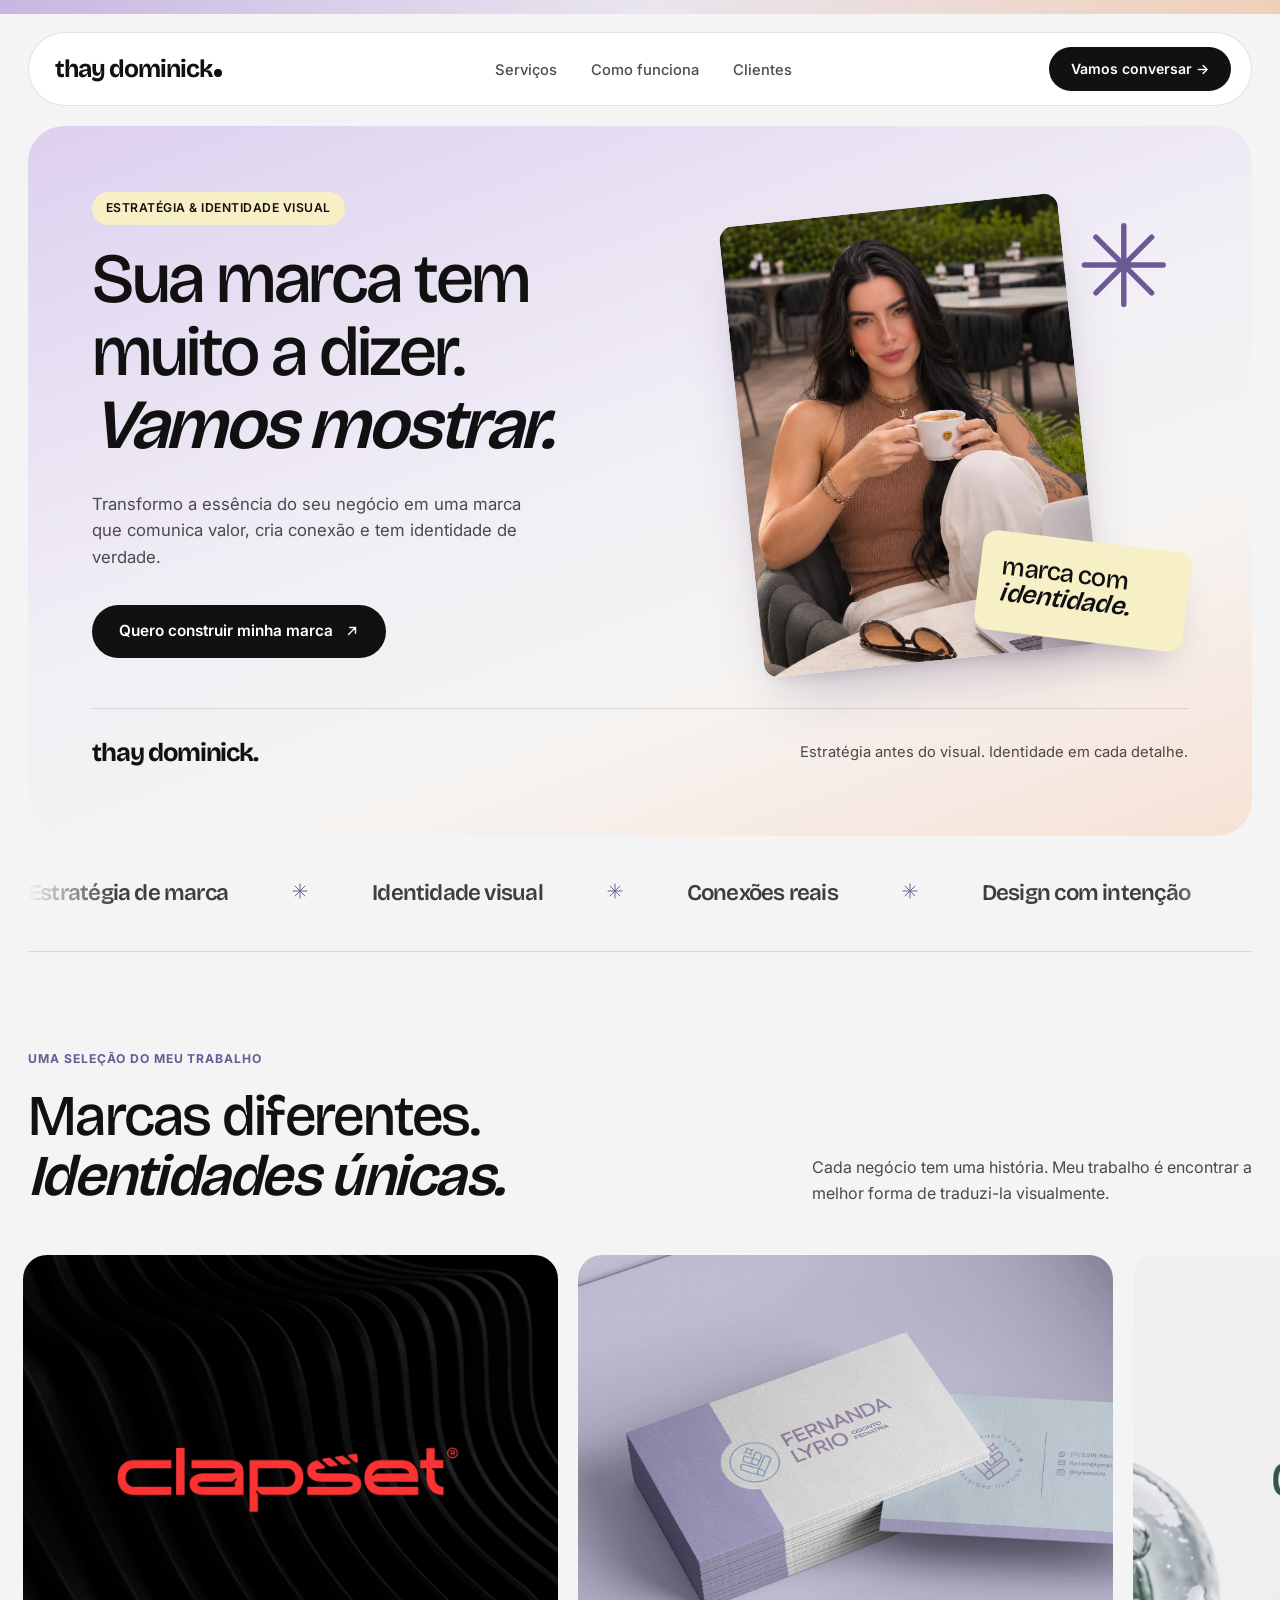
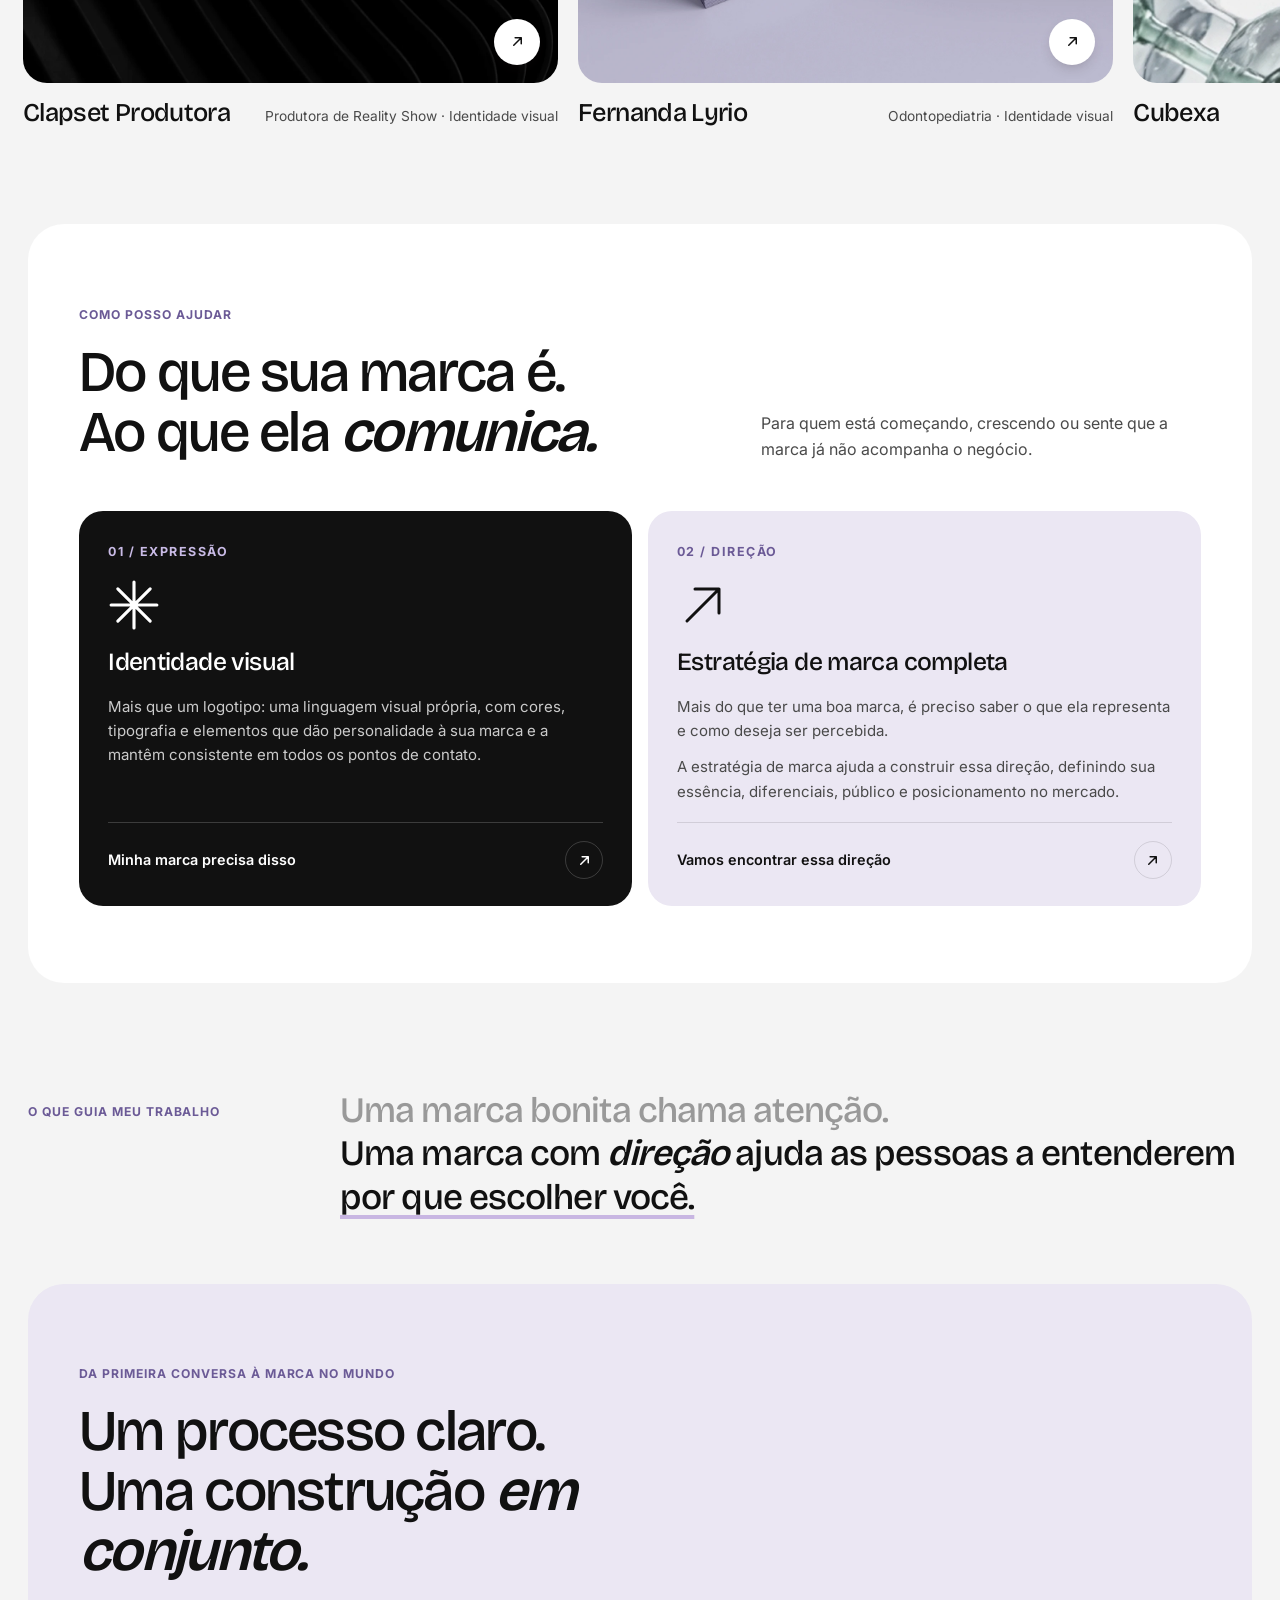
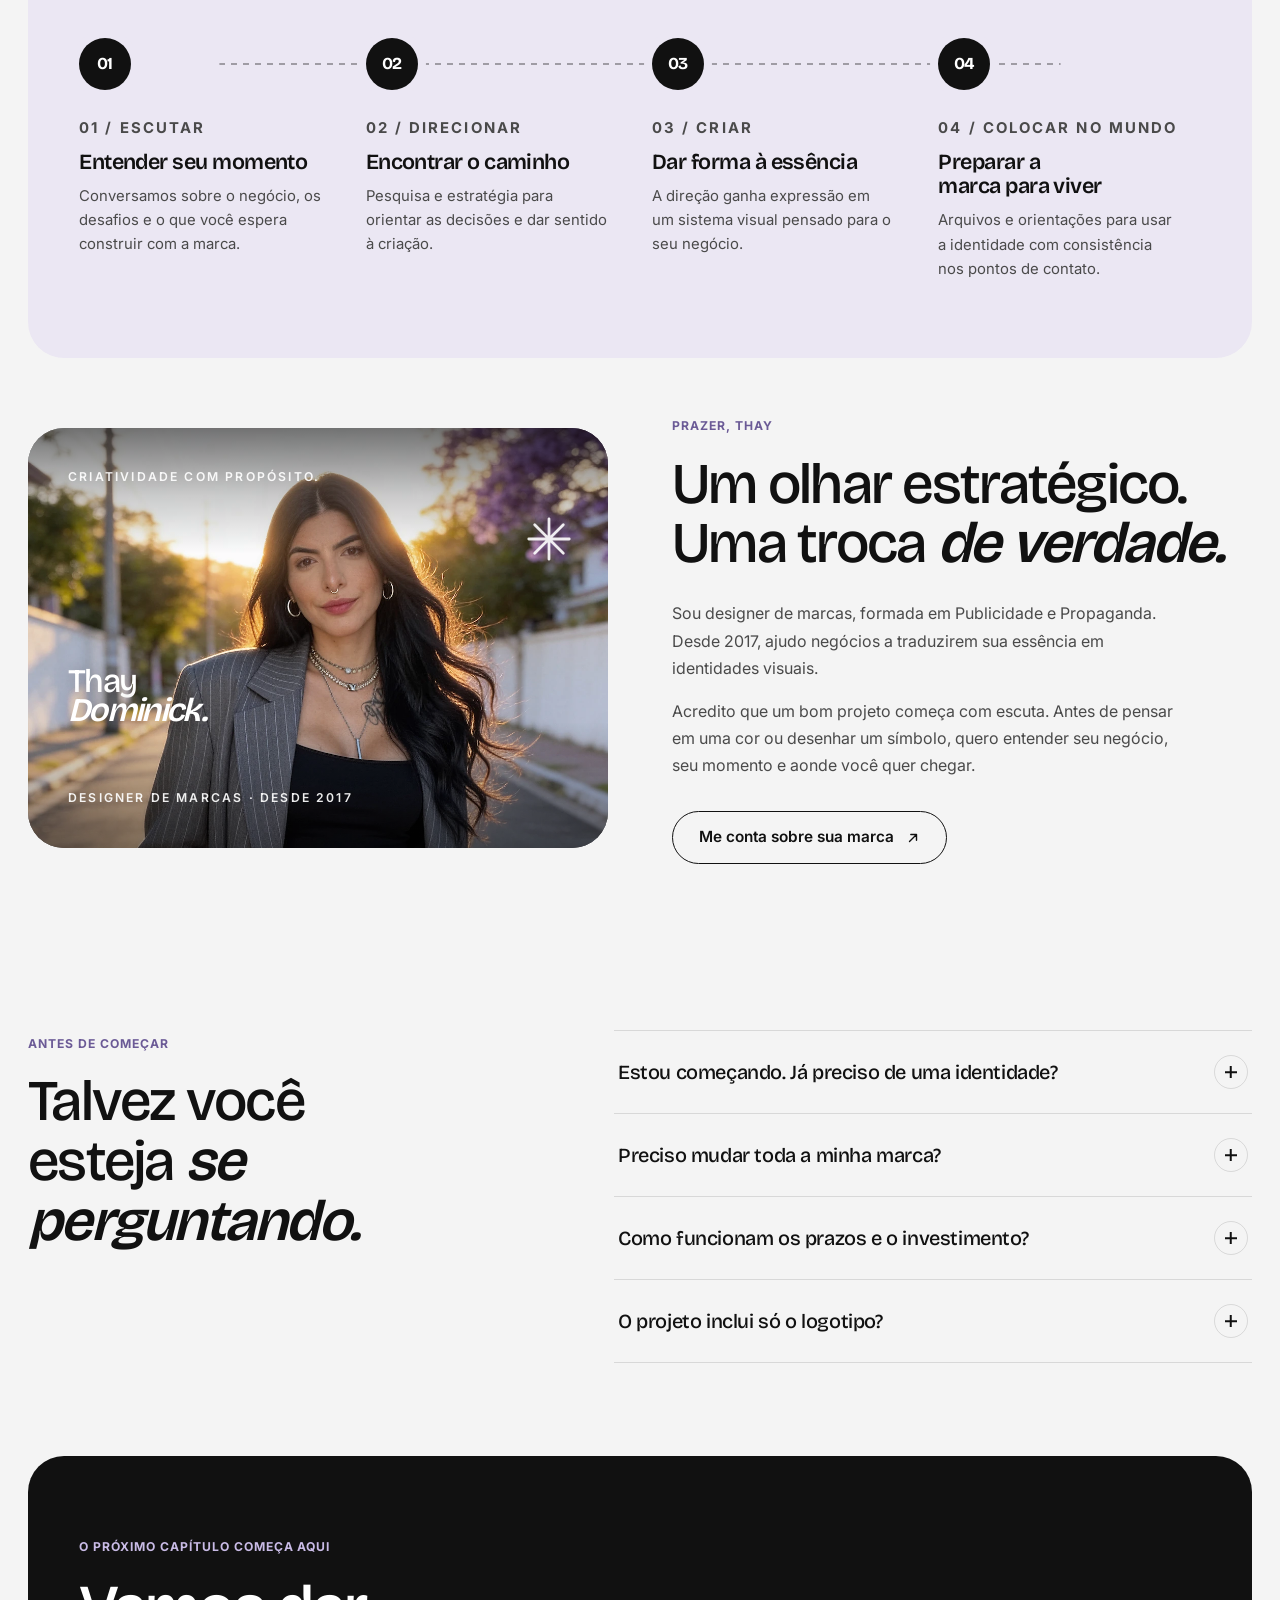
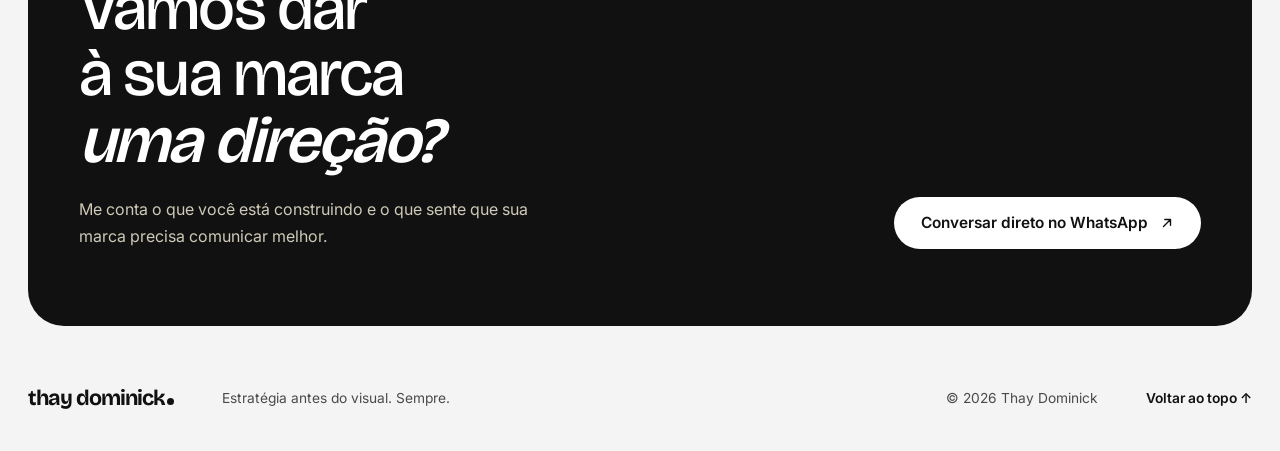
<file: index.html>
<!doctype html>
<html lang="pt-BR" class="theme-b">
<head>
<meta charset="utf-8">
<meta name="viewport" content="width=device-width, initial-scale=1, viewport-fit=cover">
<title>Thay Dominick — Designer de marcas</title>
<meta name="description" content="Estratégia de marca, identidade visual e rebranding. Transformo a essência do seu negócio em uma marca que comunica valor, cria conexão e tem identidade de verdade.">
<link rel="canonical" href="https://www.thaydesign.com.br/">
<meta name="robots" content="index, follow">
<meta name="theme-color" content="#f4f4f4">
<link rel="icon" href="/favicon.ico" sizes="32x32">
<link rel="icon" type="image/png" sizes="192x192" href="/assets/icons/icon-192.png">
<link rel="apple-touch-icon" href="/assets/icons/apple-touch-icon.png">
<meta property="og:type" content="website">
<meta property="og:locale" content="pt_BR">
<meta property="og:site_name" content="Thay Dominick">
<meta property="og:title" content="Thay Dominick — Designer de marcas">
<meta property="og:description" content="Estratégia de marca, identidade visual e rebranding. Transformo a essência do seu negócio em uma marca que comunica valor, cria conexão e tem identidade de verdade.">
<meta property="og:url" content="https://www.thaydesign.com.br/">
<meta property="og:image" content="https://www.thaydesign.com.br/assets/og/inicio.jpg">
<meta property="og:image:width" content="1140">
<meta property="og:image:height" content="836">
<meta name="twitter:card" content="summary_large_image">
<meta name="twitter:title" content="Thay Dominick — Designer de marcas">
<meta name="twitter:description" content="Estratégia de marca, identidade visual e rebranding. Transformo a essência do seu negócio em uma marca que comunica valor, cria conexão e tem identidade de verdade.">
<meta name="twitter:image" content="https://www.thaydesign.com.br/assets/og/inicio.jpg">
<script type="application/ld+json">{"@context": "https://schema.org", "@graph": [{"@type": "WebSite", "@id": "https://www.thaydesign.com.br/#site", "url": "https://www.thaydesign.com.br/", "name": "Thay Dominick", "inLanguage": "pt-BR"}, {"@type": "Person", "@id": "https://www.thaydesign.com.br/#thay", "name": "Thay Dominick", "jobTitle": "Designer de marcas", "url": "https://www.thaydesign.com.br/", "image": "https://www.thaydesign.com.br/assets/thay-dominick.webp", "knowsAbout": ["Estratégia de marca", "Identidade visual", "Rebranding"]}]}</script>
<link rel="preconnect" href="https://fonts.googleapis.com">
<link rel="preconnect" href="https://fonts.gstatic.com" crossorigin>
<link rel="stylesheet" href="https://fonts.googleapis.com/css2?family=Bricolage+Grotesque:opsz,wght@12..96,400;12..96,500;12..96,600;12..96,700&family=Inter:wght@300;400;500;600;700;800&display=swap">
<link rel="stylesheet" href="styles.css">
<link rel="stylesheet" href="tema-proposta.css">
<script>document.documentElement.classList.add('js');</script>
</head>
<body>
<!--BODY-START-->
<a class="skip-link" href="#conteudo">Pular para o conteúdo</a>

<!-- Ícones reutilizáveis -->
<svg width="0" height="0" style="position:absolute" aria-hidden="true" focusable="false">
  <symbol id="i-arrow" viewBox="0 0 16 16"><path d="M4 12 12 4M5.5 4H12v6.5" fill="none" stroke="currentColor" stroke-width="1.6" stroke-linecap="round" stroke-linejoin="round"/></symbol>
  <symbol id="i-spark" viewBox="0 0 100 100"><g stroke="currentColor" stroke-width="6" stroke-linecap="round"><path d="M50 6v88M6 50h88M18.9 18.9l62.2 62.2M81.1 18.9 18.9 81.1"/></g></symbol>
  <symbol id="i-direction" viewBox="0 0 52 52"><path d="M10 42 42 10M18 10h24v24" fill="none" stroke="currentColor" stroke-width="3" stroke-linecap="round" stroke-linejoin="round"/></symbol>
  <symbol id="i-evolution" viewBox="0 0 52 52"><path d="M40 27a14 14 0 1 1-4.1-9.9M36 8.5v8.6h-8.6" fill="none" stroke="currentColor" stroke-width="3" stroke-linecap="round" stroke-linejoin="round"/></symbol>
</svg>

<!-- MENU -->
<header class="nav-wrap">
  <nav class="nav" aria-label="Principal">
    <a href="#topo" class="logo" aria-label="thay dominick. — início">thay dominick</a>
    <ul class="nav-links">
      <li><a href="#servicos">Serviços</a></li>
      <li><a href="#processo">Como funciona</a></li>
      <li><a href="#projetos">Clientes</a></li>
    </ul>
    <a href="#contato" class="nav-cta">Vamos conversar →</a>
  </nav>
</header>

<main id="conteudo">

  <!-- 1. ABERTURA -->
  <div class="hero-wrap" id="topo">
    <section class="hero on-wine" aria-labelledby="hero-title">
      <div class="hero-grid">
        <div class="hero-text anim-stagger">
          <p class="eyebrow">Estratégia &amp; identidade visual</p>
          <h1 id="hero-title">Sua marca tem muito a dizer.<br><em>Vamos mostrar.</em></h1>
          <p class="hero-sub">Transformo a essência do seu negócio em uma marca que comunica valor, cria conexão e tem identidade de verdade.</p>
          <div class="hero-actions">
            <a href="#contato" class="btn btn-light">Quero construir minha marca <svg class="arr" width="14" height="14" aria-hidden="true"><use href="#i-arrow"/></svg></a>
          </div>
        </div>

        <div class="hero-art anim-scale">
          <svg class="spark" aria-hidden="true"><use href="#i-spark"/></svg>
          <div class="poster poster-photo">
            <img src="assets/thay-dominick.webp" alt="Thay Dominick sentada à mesa de um café, segurando uma xícara, com o notebook ao lado" width="1024" height="1536">
          </div>
          <div class="tag-card" aria-hidden="true">marca com <em>identidade.</em></div>
        </div>
      </div>

      <div class="hero-foot">
        <span class="hf-logo">thay dominick.</span>
        <p class="hf-tagline">Estratégia antes do visual. Identidade em cada detalhe.</p>
      </div>
    </section>
  </div>

  <div class="page">

    <!-- 2. FAIXA DE CONCEITOS -->
    <section class="concepts anim" aria-label="Conceitos">
      <div class="marquee">
      <div class="marquee-track">
      <ul class="concepts-row">
        <li class="concept">Estratégia de marca</li>
        <li class="concept-sep" aria-hidden="true"><svg width="16" height="16"><use href="#i-spark"/></svg></li>
        <li class="concept">Identidade visual</li>
        <li class="concept-sep" aria-hidden="true"><svg width="16" height="16"><use href="#i-spark"/></svg></li>
        <li class="concept">Conexões reais</li>
        <li class="concept-sep" aria-hidden="true"><svg width="16" height="16"><use href="#i-spark"/></svg></li>
        <li class="concept">Design com intenção</li>
        <li class="concept-sep concept-sep-end" aria-hidden="true"><svg width="16" height="16"><use href="#i-spark"/></svg></li>
      </ul>
      </div>
      </div>
    </section>

    <!-- 3. PROJETOS -->
    <section class="section section-plain" id="projetos" aria-labelledby="projetos-title">
      <div class="section-head anim">
        <div>
          <p class="eyebrow">Uma seleção do meu trabalho</p>
          <h2 id="projetos-title">Marcas diferentes.<br><em>Identidades únicas.</em></h2>
        </div>
        <p class="lead">Cada negócio tem uma história. Meu trabalho é encontrar a melhor forma de traduzi-la visualmente.</p>
      </div>

      <div class="projects-grid anim-stagger">
        <a class="project" href="projeto-clapset.html">
          <div class="project-media" data-empty="Imagem de capa">
            <img src="assets/clapset.webp" alt="Logotipo da Clapset em vermelho sobre fundo preto com ondas" loading="lazy" width="1500" height="1200">
            <span class="arrow-dot project-arrow" aria-hidden="true"><svg><use href="#i-arrow"/></svg></span>
          </div>
          <div class="project-meta">
            <h3>Clapset Produtora</h3>
            <p>Produtora de Reality Show · Identidade visual</p>
          </div>
        </a>

        <a class="project" href="projeto-fernanda-lyrio.html">
          <div class="project-media" data-empty="Imagem de capa">
            <img src="assets/fernanda-lyrio.webp" alt="Cartões de visita lilás e azul-claro com o logotipo de Fernanda Lyrio, Odontopediatria" loading="lazy" width="1500" height="1200">
            <span class="arrow-dot project-arrow" aria-hidden="true"><svg><use href="#i-arrow"/></svg></span>
          </div>
          <div class="project-meta">
            <h3>Fernanda Lyrio</h3>
            <p>Odontopediatria · Identidade visual</p>
          </div>
        </a>

        <a class="project" href="projeto-cubexa.html">
          <div class="project-media" data-empty="Imagem de capa">
            <img src="assets/cubexa.webp" alt="Logotipo da Cubexa, Precision Nutraceuticals, sobre fundo claro com moléculas de vidro" loading="lazy" width="1500" height="1200">
            <span class="arrow-dot project-arrow" aria-hidden="true"><svg><use href="#i-arrow"/></svg></span>
          </div>
          <div class="project-meta">
            <h3>Cubexa</h3>
            <p>Suplementos · Identidade visual</p>
          </div>
        </a>

        <a class="project" href="projeto-lisbe.html">
          <div class="project-media" data-empty="Imagem de capa">
            <img src="assets/lisbe.webp" alt="Tag bordô da Lisbê com a frase “Vista-se de você mesma” sobre tecido claro" loading="lazy" width="1500" height="1200">
            <span class="arrow-dot project-arrow" aria-hidden="true"><svg><use href="#i-arrow"/></svg></span>
          </div>
          <div class="project-meta">
            <h3>Lisbê</h3>
            <p>Moda · Identidade visual</p>
          </div>
        </a>

        <a class="project" href="projeto-unizi.html">
          <div class="project-media" data-empty="Imagem de capa">
            <img src="assets/unizi.webp" alt="Envelope bordô e papel timbrado com a identidade da Unizi Odontologia" loading="lazy" width="1500" height="1200">
            <span class="arrow-dot project-arrow" aria-hidden="true"><svg><use href="#i-arrow"/></svg></span>
          </div>
          <div class="project-meta">
            <h3>Unizi</h3>
            <p>Odontologia · Identidade visual</p>
          </div>
        </a>

        <a class="project" href="projeto-capiba-pilates.html">
          <div class="project-media" data-empty="Imagem de capa">
            <img src="assets/capiba-pilates.webp" alt="Ecobag terracota com o logotipo da Capiba Pilates" loading="lazy" width="1500" height="1200">
            <span class="arrow-dot project-arrow" aria-hidden="true"><svg><use href="#i-arrow"/></svg></span>
          </div>
          <div class="project-meta">
            <h3>Capiba Pilates</h3>
            <p>Estúdio de Pilates · Estratégia de Marca</p>
          </div>
        </a>

        <a class="project" href="projeto-maree.html">
          <div class="project-media" data-empty="Imagem de capa">
            <img src="assets/maree.jpg" alt="Logotipo da Mareé by Bianca Machado em branco sobre foto do mar em tons de azul" loading="lazy" width="1500" height="1200">
            <span class="arrow-dot project-arrow" aria-hidden="true"><svg><use href="#i-arrow"/></svg></span>
          </div>
          <div class="project-meta">
            <h3>Mareé</h3>
            <p>Moda · Identidade visual</p>
          </div>
        </a>

        <a class="project" href="projeto-ancorar.html">
          <div class="project-media" data-empty="Imagem de capa">
            <img src="assets/ancorar.webp" alt="Pasta, papelaria e cartões com a identidade da Ancorar em azul e verde-água" loading="lazy" width="1500" height="1200">
            <span class="arrow-dot project-arrow" aria-hidden="true"><svg><use href="#i-arrow"/></svg></span>
          </div>
          <div class="project-meta">
            <h3>Ancorar</h3>
            <p>Soluções em ancoragens · Estratégia de Marca</p>
          </div>
        </a>
      </div>
    </section>

    <!-- 4. SERVIÇOS -->
    <section class="section section-soft" id="servicos" aria-labelledby="servicos-title">
      <div class="section-head anim">
        <div>
          <p class="eyebrow">Como posso ajudar</p>
          <h2 id="servicos-title">Do que sua marca é.<br>Ao que ela <em>comunica.</em></h2>
        </div>
        <p class="lead">Para quem está começando, crescendo ou sente que a marca já não acompanha o negócio.</p>
      </div>

      <div class="services-grid anim-stagger">
        <a class="svc-card featured" href="https://wa.me/message/RFP3ABHPMEVYG1" target="_blank" rel="noopener">
          <span class="svc-tag">01 / Expressão</span>
          <svg class="svc-icon" aria-hidden="true"><use href="#i-spark"/></svg>
          <h3>Identidade visual</h3>
          <p>Mais que um logotipo: uma linguagem visual própria, com cores, tipografia e elementos que dão personalidade à sua marca e a mantêm consistente em todos os pontos de contato.</p>
          <span class="svc-cta">Minha marca precisa disso <span class="arrow-dot" aria-hidden="true"><svg><use href="#i-arrow"/></svg></span></span>
        </a>

        <a class="svc-card" href="https://wa.me/5581989020253?text=Oie%2C%20gostaria%20de%20receber%20uma%20proposta%20para%20estrat%C3%A9gia%20de%20marca%21%20Como%20funciona%3F" target="_blank" rel="noopener">
          <span class="svc-tag">02 / Direção</span>
          <svg class="svc-icon" aria-hidden="true"><use href="#i-direction"/></svg>
          <h3>Estratégia de marca completa</h3>
          <div class="svc-text">
            <p>Mais do que ter uma boa marca, é preciso saber o que ela representa e como deseja ser percebida.</p>
            <p>A estratégia de marca ajuda a construir essa direção, definindo sua essência, diferenciais, público e posicionamento no mercado.</p>
          </div>
          <span class="svc-cta">Vamos encontrar essa direção <span class="arrow-dot" aria-hidden="true"><svg><use href="#i-arrow"/></svg></span></span>
        </a>
      </div>
    </section>

    <!-- 5. POSICIONAMENTO -->
    <section class="manifesto anim" aria-label="O que guia meu trabalho">
      <p class="eyebrow">O que guia meu trabalho</p>
      <p class="manifesto-copy">Uma marca bonita chama atenção.<br>
        <span class="hl">Uma marca com <em>direção</em> ajuda as pessoas a entenderem <u>por que escolher você.</u></span></p>
    </section>

    <!-- 6. PROCESSO -->
    <section class="section section-wine process on-wine" id="processo" aria-labelledby="processo-title">
      <div class="section-head anim" style="margin-bottom:0">
        <div>
          <p class="eyebrow">Da primeira conversa à marca no mundo</p>
          <h2 id="processo-title">Um processo claro.<br>Uma construção <em>em conjunto.</em></h2>
        </div>
      </div>

      <ol class="process-flow">
        <li class="proc-step">
          <span class="circle" aria-hidden="true">01</span>
          <p class="proc-label">01 / Escutar</p>
          <h3>Entender seu momento</h3>
          <p>Conversamos sobre o negócio, os desafios e o que você espera construir com a marca.</p>
        </li>
        <li class="proc-step">
          <span class="circle" aria-hidden="true">02</span>
          <p class="proc-label">02 / Direcionar</p>
          <h3>Encontrar o caminho</h3>
          <p>Pesquisa e estratégia para orientar as decisões e dar sentido à criação.</p>
        </li>
        <li class="proc-step">
          <span class="circle" aria-hidden="true">03</span>
          <p class="proc-label">03 / Criar</p>
          <h3>Dar forma à essência</h3>
          <p>A direção ganha expressão em um sistema visual pensado para o seu negócio.</p>
        </li>
        <li class="proc-step">
          <span class="circle" aria-hidden="true">04</span>
          <p class="proc-label">04 / Colocar no mundo</p>
          <h3>Preparar a marca para viver</h3>
          <p>Arquivos e orientações para usar a identidade com consistência nos pontos de contato.</p>
        </li>
      </ol>
    </section>

    <!-- 7. SOBRE MIM -->
    <section class="about" id="sobre" aria-labelledby="sobre-title">
      <div class="about-card anim-scale anim">
        <!-- Computador e tablet: foto ocupando o cartão, com os textos em branco por cima -->
        <img class="about-card-photo" src="assets/thay-dominick-sobre.webp" alt="Thay Dominick de blazer risca de giz, numa rua arborizada ao pôr do sol" width="1140" height="836" loading="lazy">
        <svg class="spark"><use href="#i-spark"/></svg>
        <p class="small">Criatividade com propósito.</p>
        <!-- No celular: foto dentro do cartão, com o nome em branco por cima -->
        <div class="about-photo-wrap">
          <figure class="about-photo">
            <img src="assets/thay-dominick.webp" alt="Thay Dominick sentada à mesa de um café, segurando uma xícara" width="1024" height="1536" loading="lazy">
          </figure>
          <p class="about-name">Thay <em>Dominick.</em></p>
        </div>
        <p class="small">Designer de marcas · desde 2017</p>
      </div>
      <div class="about-text anim">
        <p class="eyebrow about-eyebrow">Prazer, Thay</p>
        <h2 id="sobre-title">Um olhar estratégico.<br>Uma troca <em>de verdade.</em></h2>
        <p>Sou designer de marcas, formada em Publicidade e Propaganda. Desde 2017, ajudo negócios a traduzirem sua essência em identidades visuais.</p>
        <p>Acredito que um bom projeto começa com escuta. Antes de pensar em uma cor ou desenhar um símbolo, quero entender seu negócio, seu momento e aonde você quer chegar.</p>
        <a href="#contato" class="btn btn-ghost">Me conta sobre sua marca <svg class="arr" width="14" height="14" aria-hidden="true"><use href="#i-arrow"/></svg></a>
      </div>
    </section>

    <!-- 8. PERGUNTAS FREQUENTES -->
    <section class="section section-plain faq" id="perguntas" aria-labelledby="faq-title">
      <div class="faq-head anim">
        <p class="eyebrow">Antes de começar</p>
        <h2 id="faq-title">Talvez você esteja <em>se perguntando.</em></h2>
      </div>

      <div class="faq-list anim-stagger">
        <div class="faq-item">
          <h3><button class="faq-q" aria-expanded="false" aria-controls="faq-a1" id="faq-q1">Estou começando. Já preciso de uma identidade?<span class="faq-icon" aria-hidden="true"></span></button></h3>
          <div class="faq-a" id="faq-a1" role="region" aria-labelledby="faq-q1"><div><p>Ter clareza desde o início ajuda a apresentar o seu negócio de forma profissional e consistente.</p><p>As pessoas definitivamente não te dão uma segunda chance para causar uma boa impressão e se você quiser ser percebido como uma autoridade logo no primeiro contato, isso começa com uma boa imagem!</p></div></div>
        </div>
        <div class="faq-item">
          <h3><button class="faq-q" aria-expanded="false" aria-controls="faq-a2" id="faq-q2">Preciso mudar toda a minha marca?<span class="faq-icon" aria-hidden="true"></span></button></h3>
          <div class="faq-a" id="faq-a2" role="region" aria-labelledby="faq-q2"><div><p>Nem sempre. Antes de propor um rebranding, precisamos entender o que está funcionando e o que deixou de representar o negócio. Às vezes, o caminho é ajustar, não começar do zero.</p></div></div>
        </div>
        <div class="faq-item">
          <h3><button class="faq-q" aria-expanded="false" aria-controls="faq-a3" id="faq-q3">Como funcionam os prazos e o investimento?<span class="faq-icon" aria-hidden="true"></span></button></h3>
          <div class="faq-a" id="faq-a3" role="region" aria-labelledby="faq-q3"><div><p>Cada projeto tem necessidades diferentes. Depois da conversa inicial, você recebe uma proposta com escopo, etapas, investimento e prazo definidos.</p></div></div>
        </div>
        <div class="faq-item">
          <h3><button class="faq-q" aria-expanded="false" aria-controls="faq-a4" id="faq-q4">O projeto inclui só o logotipo?<span class="faq-icon" aria-hidden="true"></span></button></h3>
          <div class="faq-a" id="faq-a4" role="region" aria-labelledby="faq-q4"><div><p>Não! A identidade visual é um sistema. Além do logotipo, ela vai incluir estudo de posicionamento, paleta de cor, tipografia, elementos gráficos e aplicações. <strong>As entregas são definidas na proposta, de acordo com a necessidade da marca.</strong></p></div></div>
        </div>
      </div>
    </section>

    <!-- 9. CONTATO -->
    <section class="section section-wine on-wine anim-scale anim" id="contato" aria-labelledby="contato-title">
      <!-- Um único botão: abre o WhatsApp com a mensagem já preenchida (a pessoa revisa e envia) -->
      <div class="case-cta contact-cta">
        <div>
          <p class="eyebrow">O próximo capítulo começa aqui</p>
          <h2 id="contato-title">Vamos dar à sua marca <em>uma direção?</em></h2>
          <p class="lead">Me conta o que você está construindo e o que sente que sua marca precisa comunicar melhor.</p>
        </div>
        <div class="case-cta-actions">
          <a class="btn btn-light" href="https://wa.me/5581989020253?text=Oie%2C%20Thay%21%20Vim%20pelo%20seu%20site%20e%20gostaria%20de%20receber%20uma%20proposta%20para%20um%20projeto%20de%20Identidade%20Visual%21%20Como%20funciona%3F" target="_blank" rel="noopener">Conversar direto no WhatsApp <svg class="arr" width="14" height="14" aria-hidden="true"><use href="#i-arrow"/></svg></a>
        </div>
      </div>
    </section>

  </div>
</main>

<!-- 10. RODAPÉ -->
<footer class="footer">
  <span class="logo">thay dominick</span>
  <p>Estratégia antes do visual. Sempre.</p>
  <p>© 2026 Thay Dominick</p>
  <a href="#topo" class="back">Voltar ao topo ↑</a>
</footer>

<script src="script.js"></script>
<!--BODY-END-->
</body>
</html>
</file>
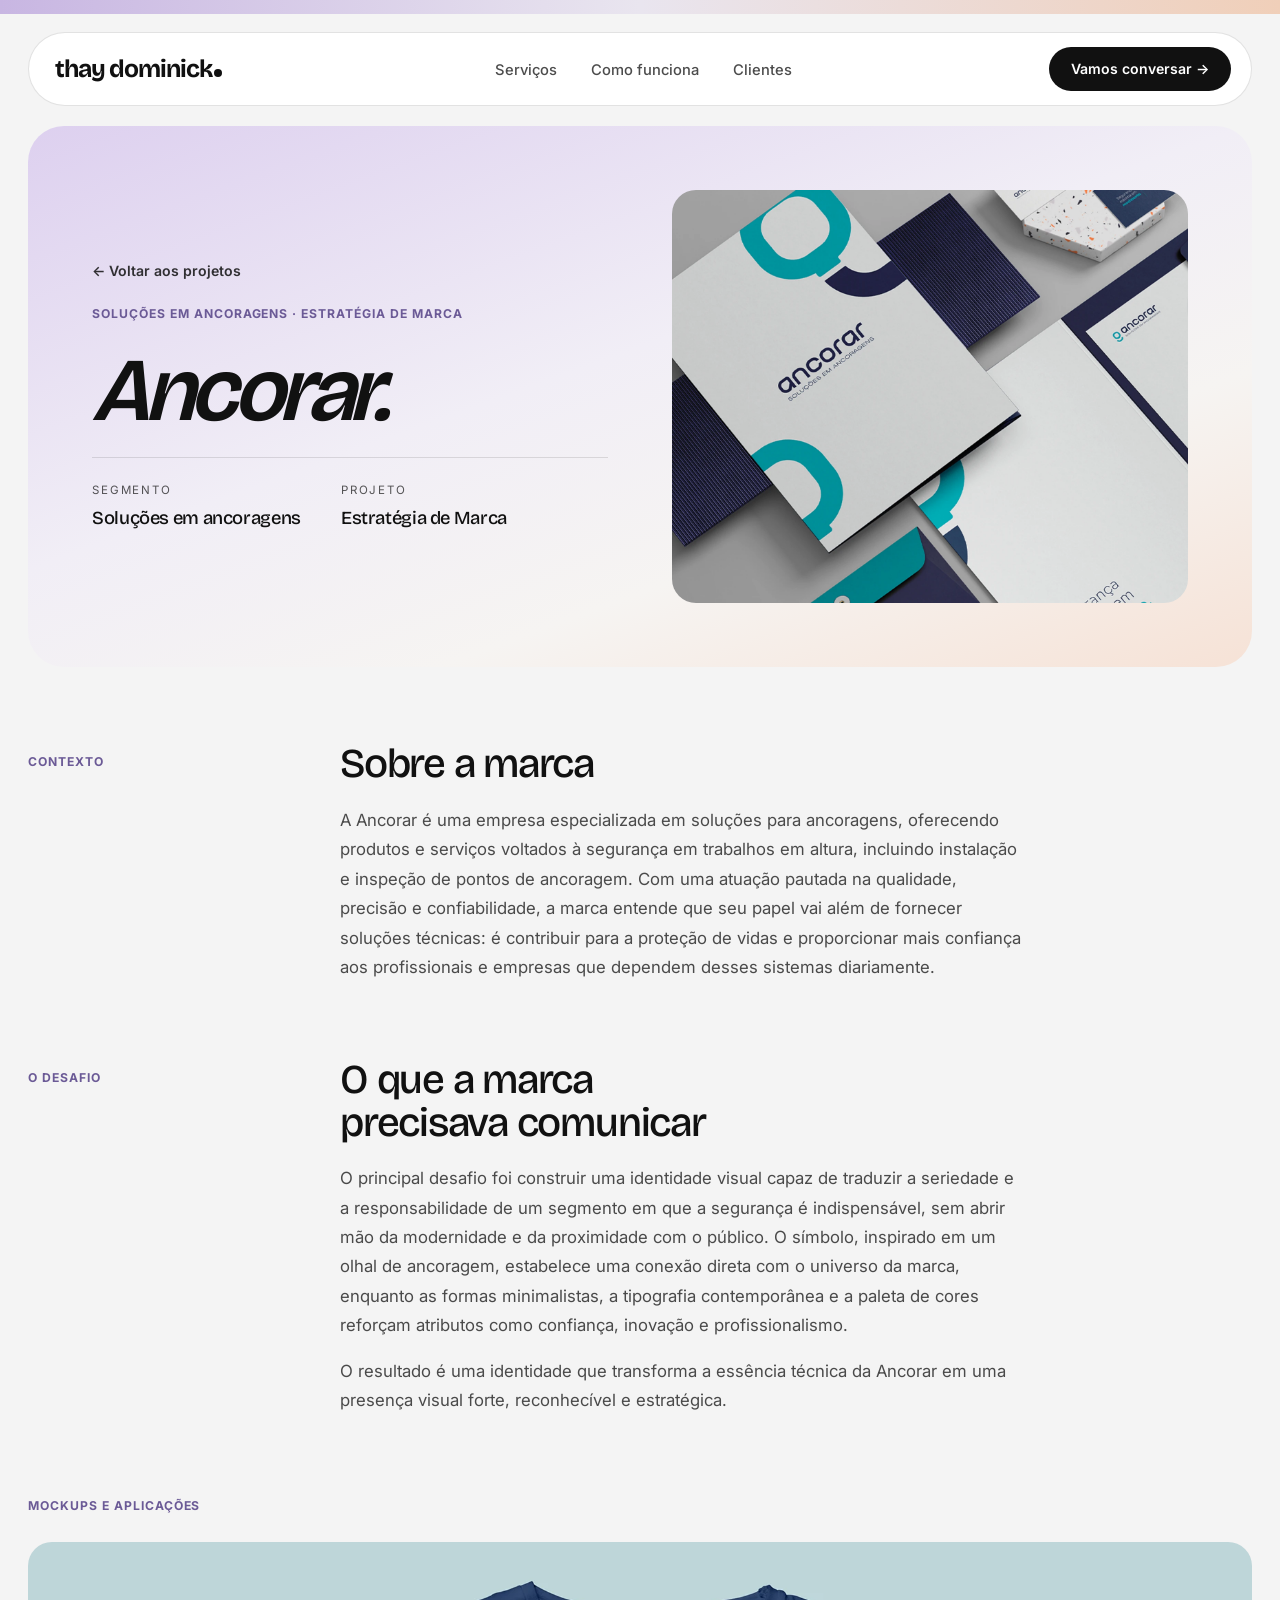
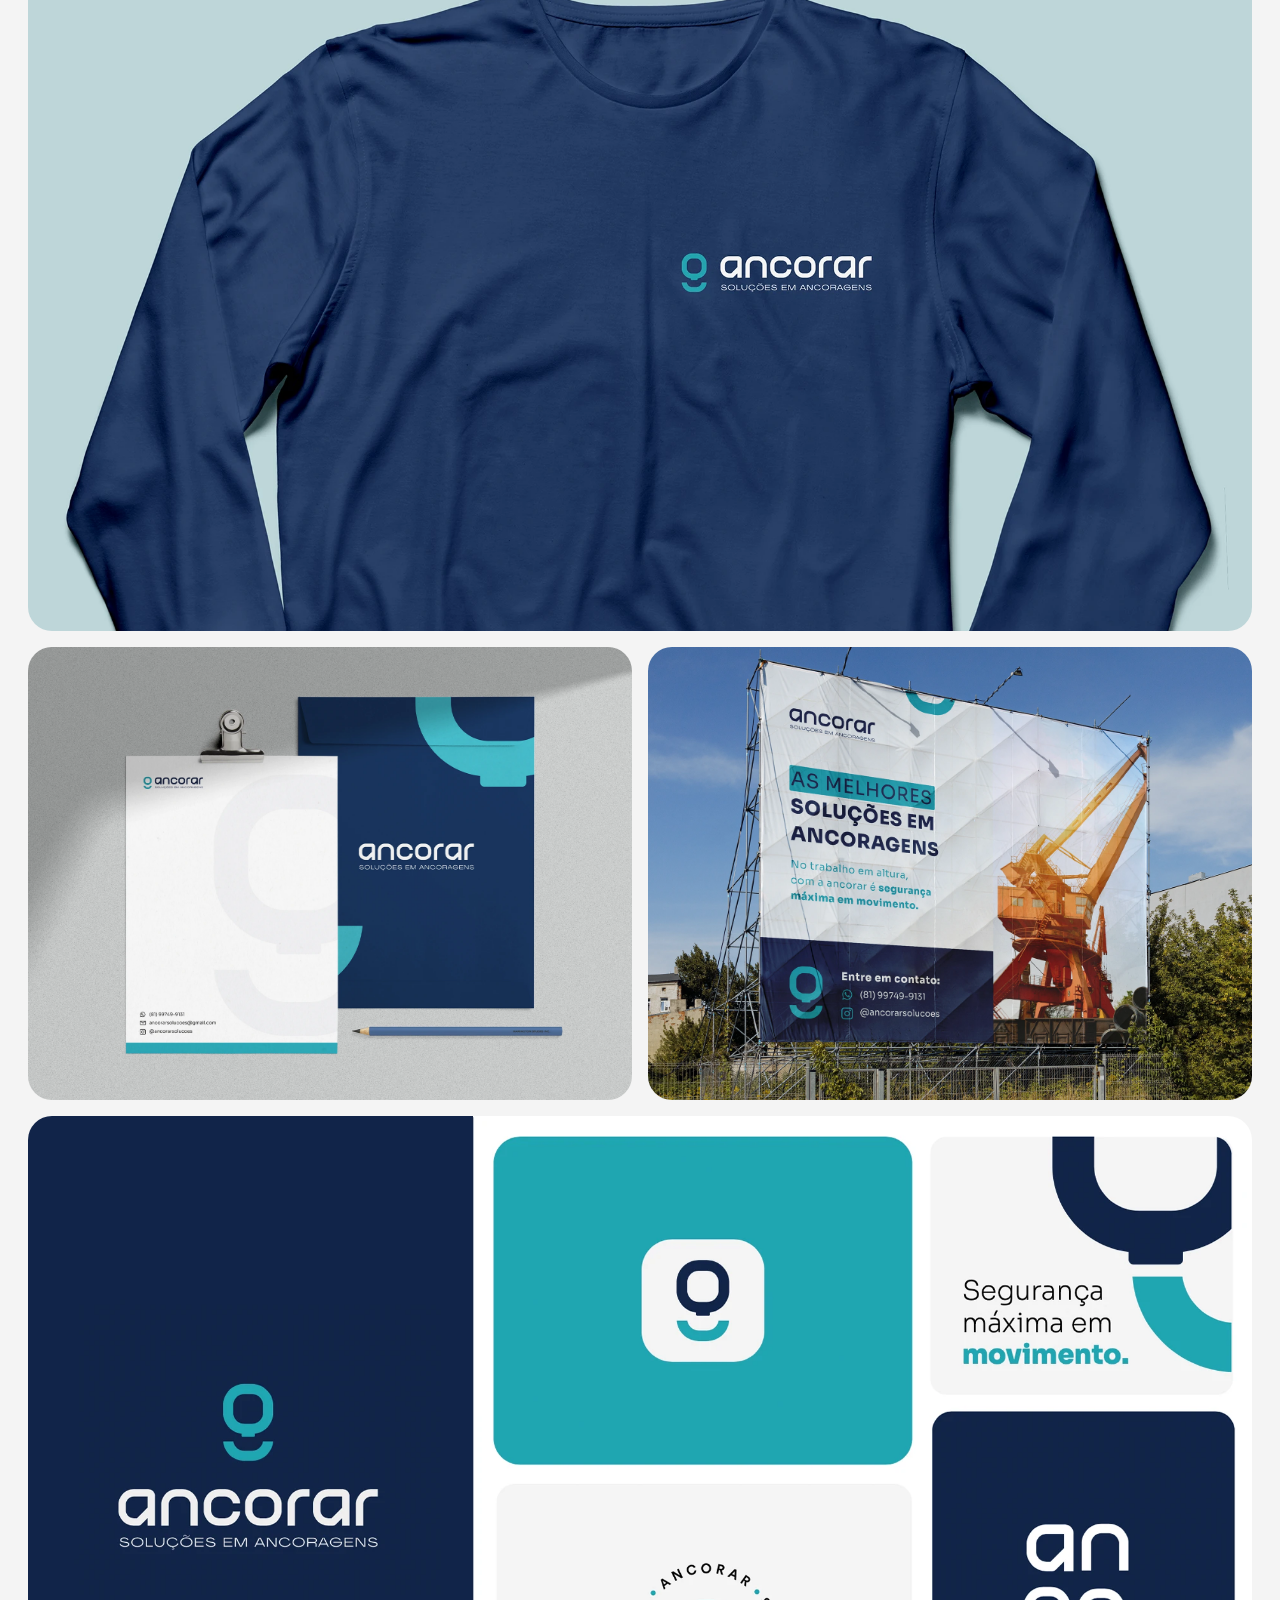
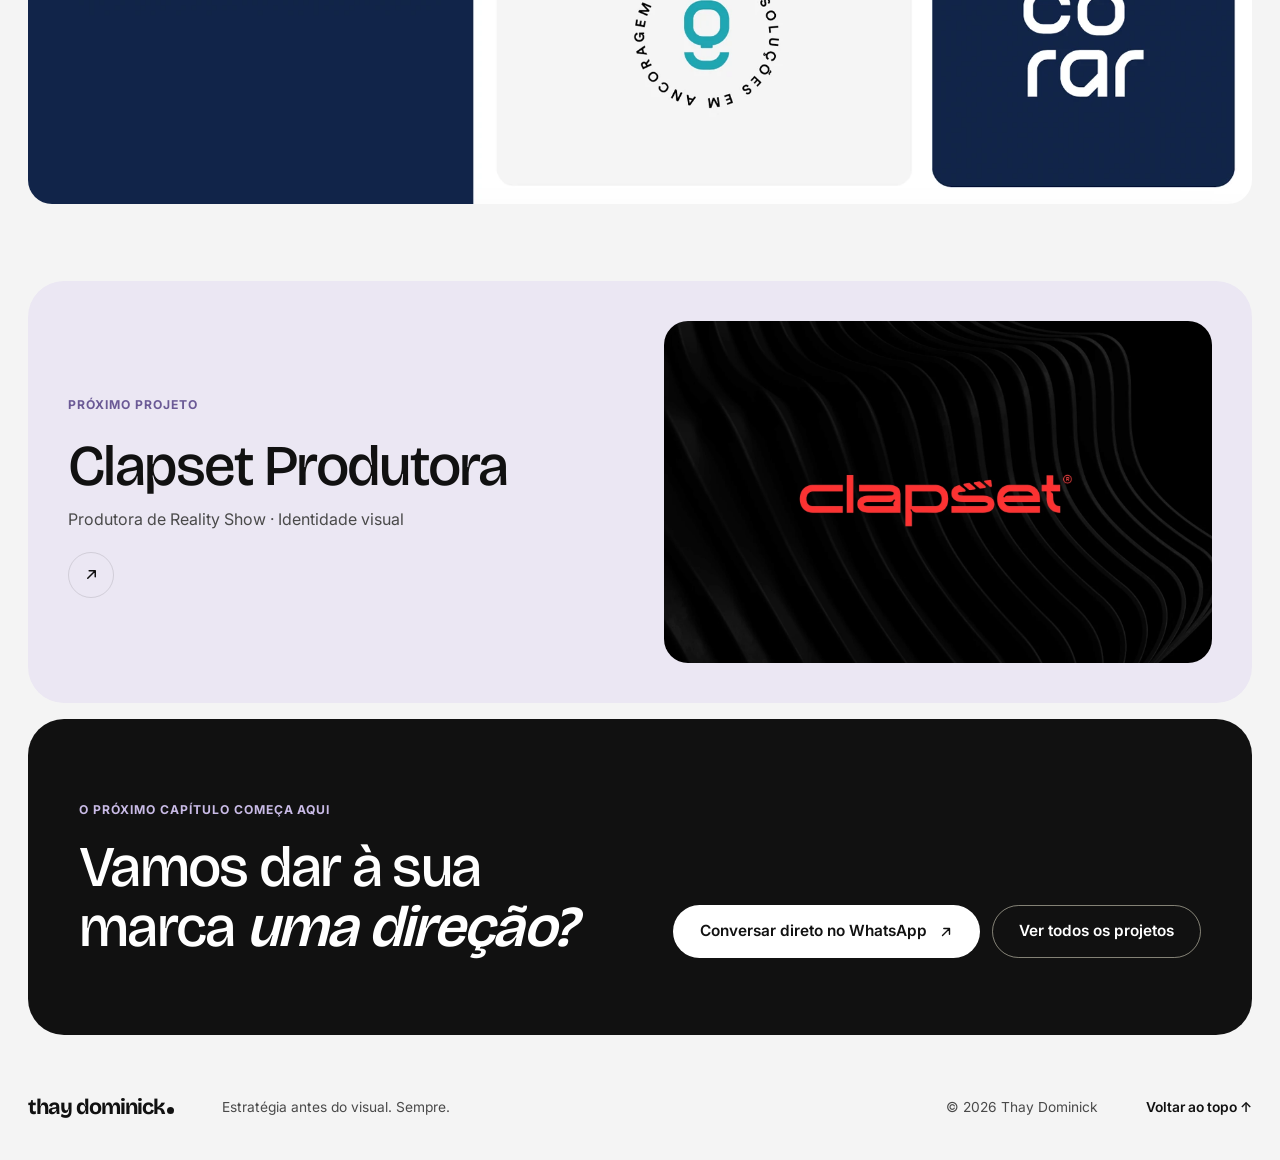
<file: projeto-ancorar.html>
<!doctype html>
<html lang="pt-BR" class="theme-b">
<head>
<meta charset="utf-8">
<meta name="viewport" content="width=device-width, initial-scale=1, viewport-fit=cover">
<title>Ancorar · Estratégia de Marca — Thay Dominick</title>
<meta name="description" content="A Ancorar é uma empresa especializada em soluções para ancoragens, oferecendo produtos e serviços voltados à segurança em trabalhos em altura, incluindo…">
<link rel="canonical" href="https://www.thaydesign.com.br/projeto-ancorar.html">
<meta name="robots" content="index, follow">
<meta name="theme-color" content="#f4f4f4">
<link rel="icon" href="/favicon.ico" sizes="32x32">
<link rel="icon" type="image/png" sizes="192x192" href="/assets/icons/icon-192.png">
<link rel="apple-touch-icon" href="/assets/icons/apple-touch-icon.png">
<meta property="og:type" content="article">
<meta property="og:locale" content="pt_BR">
<meta property="og:site_name" content="Thay Dominick">
<meta property="og:title" content="Ancorar · Estratégia de Marca — Thay Dominick">
<meta property="og:description" content="A Ancorar é uma empresa especializada em soluções para ancoragens, oferecendo produtos e serviços voltados à segurança em trabalhos em altura, incluindo…">
<meta property="og:url" content="https://www.thaydesign.com.br/projeto-ancorar.html">
<meta property="og:image" content="https://www.thaydesign.com.br/assets/og/ancorar.jpg">
<meta property="og:image:width" content="1200">
<meta property="og:image:height" content="960">
<meta name="twitter:card" content="summary_large_image">
<meta name="twitter:title" content="Ancorar · Estratégia de Marca — Thay Dominick">
<meta name="twitter:description" content="A Ancorar é uma empresa especializada em soluções para ancoragens, oferecendo produtos e serviços voltados à segurança em trabalhos em altura, incluindo…">
<meta name="twitter:image" content="https://www.thaydesign.com.br/assets/og/ancorar.jpg">
<script type="application/ld+json">{"@context": "https://schema.org", "@type": "CreativeWork", "name": "Ancorar", "description": "A Ancorar é uma empresa especializada em soluções para ancoragens, oferecendo produtos e serviços voltados à segurança em trabalhos em altura, incluindo…", "url": "https://www.thaydesign.com.br/projeto-ancorar.html", "image": "https://www.thaydesign.com.br/assets/og/ancorar.jpg", "inLanguage": "pt-BR", "creator": {"@type": "Person", "@id": "https://www.thaydesign.com.br/#thay", "name": "Thay Dominick", "url": "https://www.thaydesign.com.br/"}}</script>
<link rel="preconnect" href="https://fonts.googleapis.com">
<link rel="preconnect" href="https://fonts.gstatic.com" crossorigin>
<link rel="stylesheet" href="https://fonts.googleapis.com/css2?family=Bricolage+Grotesque:opsz,wght@12..96,400;12..96,500;12..96,600;12..96,700&family=Inter:wght@300;400;500;600;700;800&display=swap">
<link rel="stylesheet" href="styles.css">
<link rel="stylesheet" href="tema-proposta.css">
<script>document.documentElement.classList.add('js');</script>
</head>
<body>
<a class="skip-link" href="#conteudo">Pular para o conteúdo</a>

<svg width="0" height="0" style="position:absolute" aria-hidden="true" focusable="false">
  <symbol id="i-arrow" viewBox="0 0 16 16"><path d="M4 12 12 4M5.5 4H12v6.5" fill="none" stroke="currentColor" stroke-width="1.6" stroke-linecap="round" stroke-linejoin="round"/></symbol>
</svg>

<!-- MENU (igual ao da página inicial) -->
<header class="nav-wrap">
  <nav class="nav" aria-label="Principal">
    <a href="index.html" class="logo" aria-label="thay dominick. — página inicial">thay dominick</a>
    <ul class="nav-links">
      <li><a href="index.html#servicos">Serviços</a></li>
      <li><a href="index.html#processo">Como funciona</a></li>
      <li><a href="index.html#projetos">Clientes</a></li>
    </ul>
    <a href="index.html#contato" class="nav-cta">Vamos conversar →</a>
  </nav>
</header>

<main id="conteudo">

  <!-- ABERTURA DO PROJETO -->
  <div class="hero-wrap">
    <section class="case-hero on-wine" aria-labelledby="case-title">
      <div class="case-hero-text anim-stagger">
        <a class="back-link" href="index.html#projetos">← Voltar aos projetos</a>
        <p class="eyebrow" style="margin-bottom:0">Soluções em ancoragens · Estratégia de Marca</p>
        <h1 id="case-title"><em>Ancorar.</em></h1>
        <dl class="case-meta">
          <div><dt>Segmento</dt><dd>Soluções em ancoragens</dd></div>
          <div><dt>Projeto</dt><dd>Estratégia de Marca</dd></div>
        </dl>
      </div>
      <div class="project-media anim-scale" data-empty="Imagem de capa">
        <img src="assets/ancorar.webp" alt="Pasta, papelaria e cartões com a identidade da Ancorar em azul e verde-água" width="1500" height="1200">
      </div>
    </section>
  </div>

  <div class="page">

    <!-- CONTEXTO DA MARCA — substitua o texto entre as marcações -->
    <section class="case-block anim" aria-labelledby="contexto-title">
      <p class="eyebrow">Contexto</p>
      <div class="case-block-body">
        <h2 id="contexto-title">Sobre a marca</h2>
        <p>A Ancorar é uma empresa especializada em soluções para ancoragens, oferecendo produtos e serviços voltados à segurança em trabalhos em altura, incluindo instalação e inspeção de pontos de ancoragem. Com uma atuação pautada na qualidade, precisão e confiabilidade, a marca entende que seu papel vai além de fornecer soluções técnicas: é contribuir para a proteção de vidas e proporcionar mais confiança aos profissionais e empresas que dependem desses sistemas diariamente.</p>
      </div>
    </section>

    <!-- DESAFIO — substitua o texto entre as marcações -->
    <section class="case-block anim" aria-labelledby="desafio-title">
      <p class="eyebrow">O desafio</p>
      <div class="case-block-body">
        <h2 id="desafio-title">O que a marca precisava comunicar</h2>
        <p>O principal desafio foi construir uma identidade visual capaz de traduzir a seriedade e a responsabilidade de um segmento em que a segurança é indispensável, sem abrir mão da modernidade e da proximidade com o público. O símbolo, inspirado em um olhal de ancoragem, estabelece uma conexão direta com o universo da marca, enquanto as formas minimalistas, a tipografia contemporânea e a paleta de cores reforçam atributos como confiança, inovação e profissionalismo.</p>
        <p>O resultado é uma identidade que transforma a essência técnica da Ancorar em uma presença visual forte, reconhecível e estratégica.</p>
      </div>
    </section>

    <!-- MOCKUPS — coloque as imagens em assets/ancorar/ com estes nomes (mockup-1.jpg … mockup-4.jpg) -->
    <section class="case-gallery" aria-labelledby="galeria-title">
      <p class="eyebrow" id="galeria-title">Mockups e aplicações</p>
      <div class="gallery-grid anim-stagger">
        <figure class="gallery-item wide">
          <div class="project-media" data-empty="Mockup 1 · assets/ancorar/mockup-1.webp"><img src="assets/ancorar/mockup-1.webp" alt="Camiseta azul-marinho de manga longa com o logotipo da Ancorar, Soluções em ancoragens, no peito" width="1920" height="1080" loading="lazy"></div>
        </figure>
        <figure class="gallery-item">
          <div class="project-media" data-empty="Mockup 2 · assets/ancorar/mockup-2.webp"><img src="assets/ancorar/mockup-2.webp" alt="Papel timbrado e envelope azul-marinho da Ancorar com o símbolo em verde-água" width="1600" height="1200" loading="lazy"></div>
        </figure>
        <figure class="gallery-item">
          <div class="project-media" data-empty="Mockup 3 · assets/ancorar/mockup-3.webp"><img src="assets/ancorar/mockup-3.webp" alt="Outdoor da Ancorar visto de perto, com a chamada “As melhores soluções em ancoragens” e os contatos" width="1600" height="1200" loading="lazy"></div>
        </figure>
        <figure class="gallery-item wide keep-wide">
          <div class="project-media" data-empty="Mockup 4 · assets/ancorar/mockup-4.webp"><img src="assets/ancorar/mockup-4.webp" alt="Versões da marca Ancorar em azul-marinho e verde-água: assinatura, ícone, selo circular, logotipo empilhado e a frase “Segurança máxima em movimento.”" width="1920" height="1080" loading="lazy"></div>
        </figure>
      </div>
    </section>

    <!-- PRÓXIMO PROJETO -->
    <a class="next-project anim-scale anim" href="projeto-clapset.html">
      <div>
        <p class="eyebrow">Próximo projeto</p>
        <h2>Clapset Produtora</h2>
        <p>Produtora de Reality Show · Identidade visual</p>
        <span class="arrow-dot" aria-hidden="true"><svg><use href="#i-arrow"/></svg></span>
      </div>
      <div class="project-media" data-empty="Imagem de capa">
        <img src="assets/clapset.webp" alt="" loading="lazy" width="1500" height="1200">
      </div>
    </a>

    <!-- CHAMADA PARA CONTATO -->
    <section class="section section-wine on-wine anim-scale anim" aria-labelledby="cta-title">
      <div class="case-cta">
        <div>
          <p class="eyebrow">O próximo capítulo começa aqui</p>
          <h2 id="cta-title">Vamos dar à sua marca <em>uma direção?</em></h2>
        </div>
        <div class="case-cta-actions">
          <a class="btn btn-light" href="https://wa.me/message/RFP3ABHPMEVYG1" target="_blank" rel="noopener">Conversar direto no WhatsApp <svg class="arr" width="14" height="14" aria-hidden="true"><use href="#i-arrow"/></svg></a>
          <a class="btn btn-outline-light" href="index.html#projetos">Ver todos os projetos</a>
        </div>
      </div>
    </section>

  </div>
</main>

<footer class="footer">
  <span class="logo">thay dominick</span>
  <p>Estratégia antes do visual. Sempre.</p>
  <p>© 2026 Thay Dominick</p>
  <a href="#conteudo" class="back">Voltar ao topo ↑</a>
</footer>

<script src="script.js"></script>
</body>
</html>
</file>
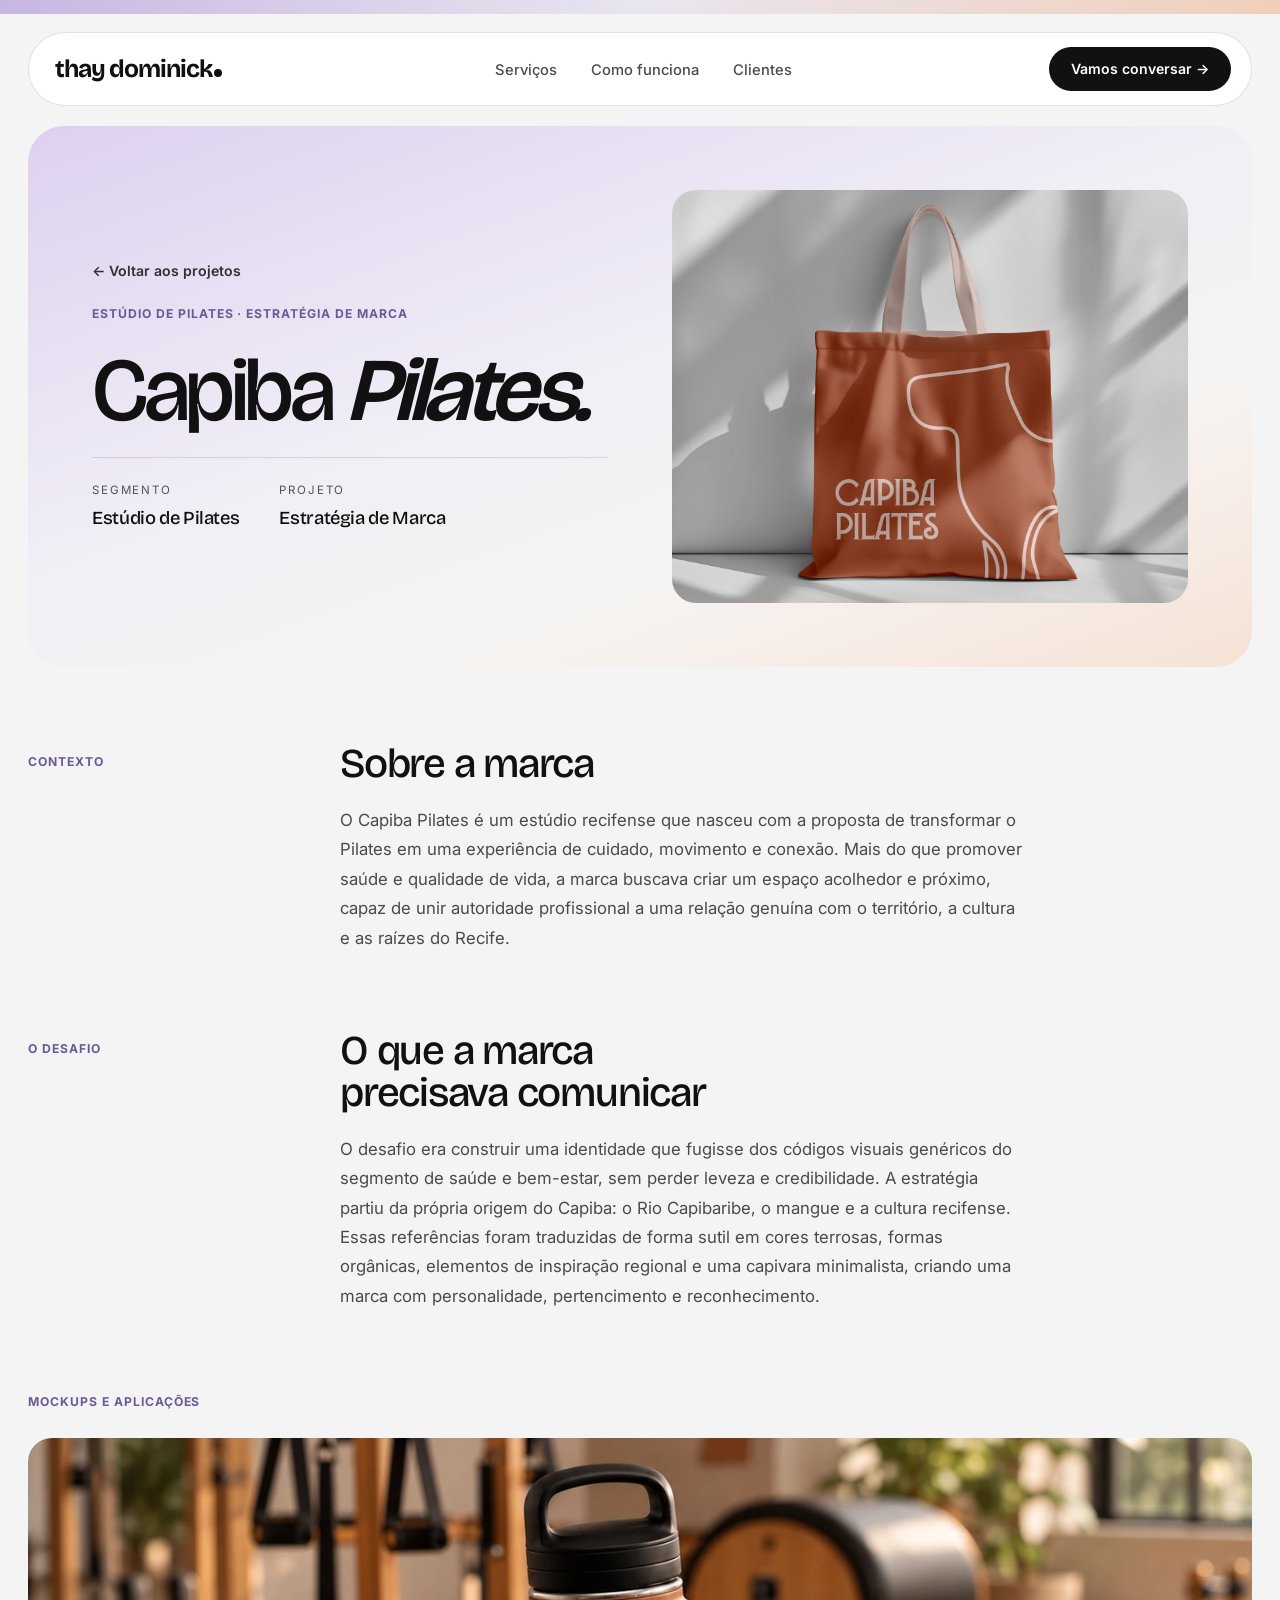
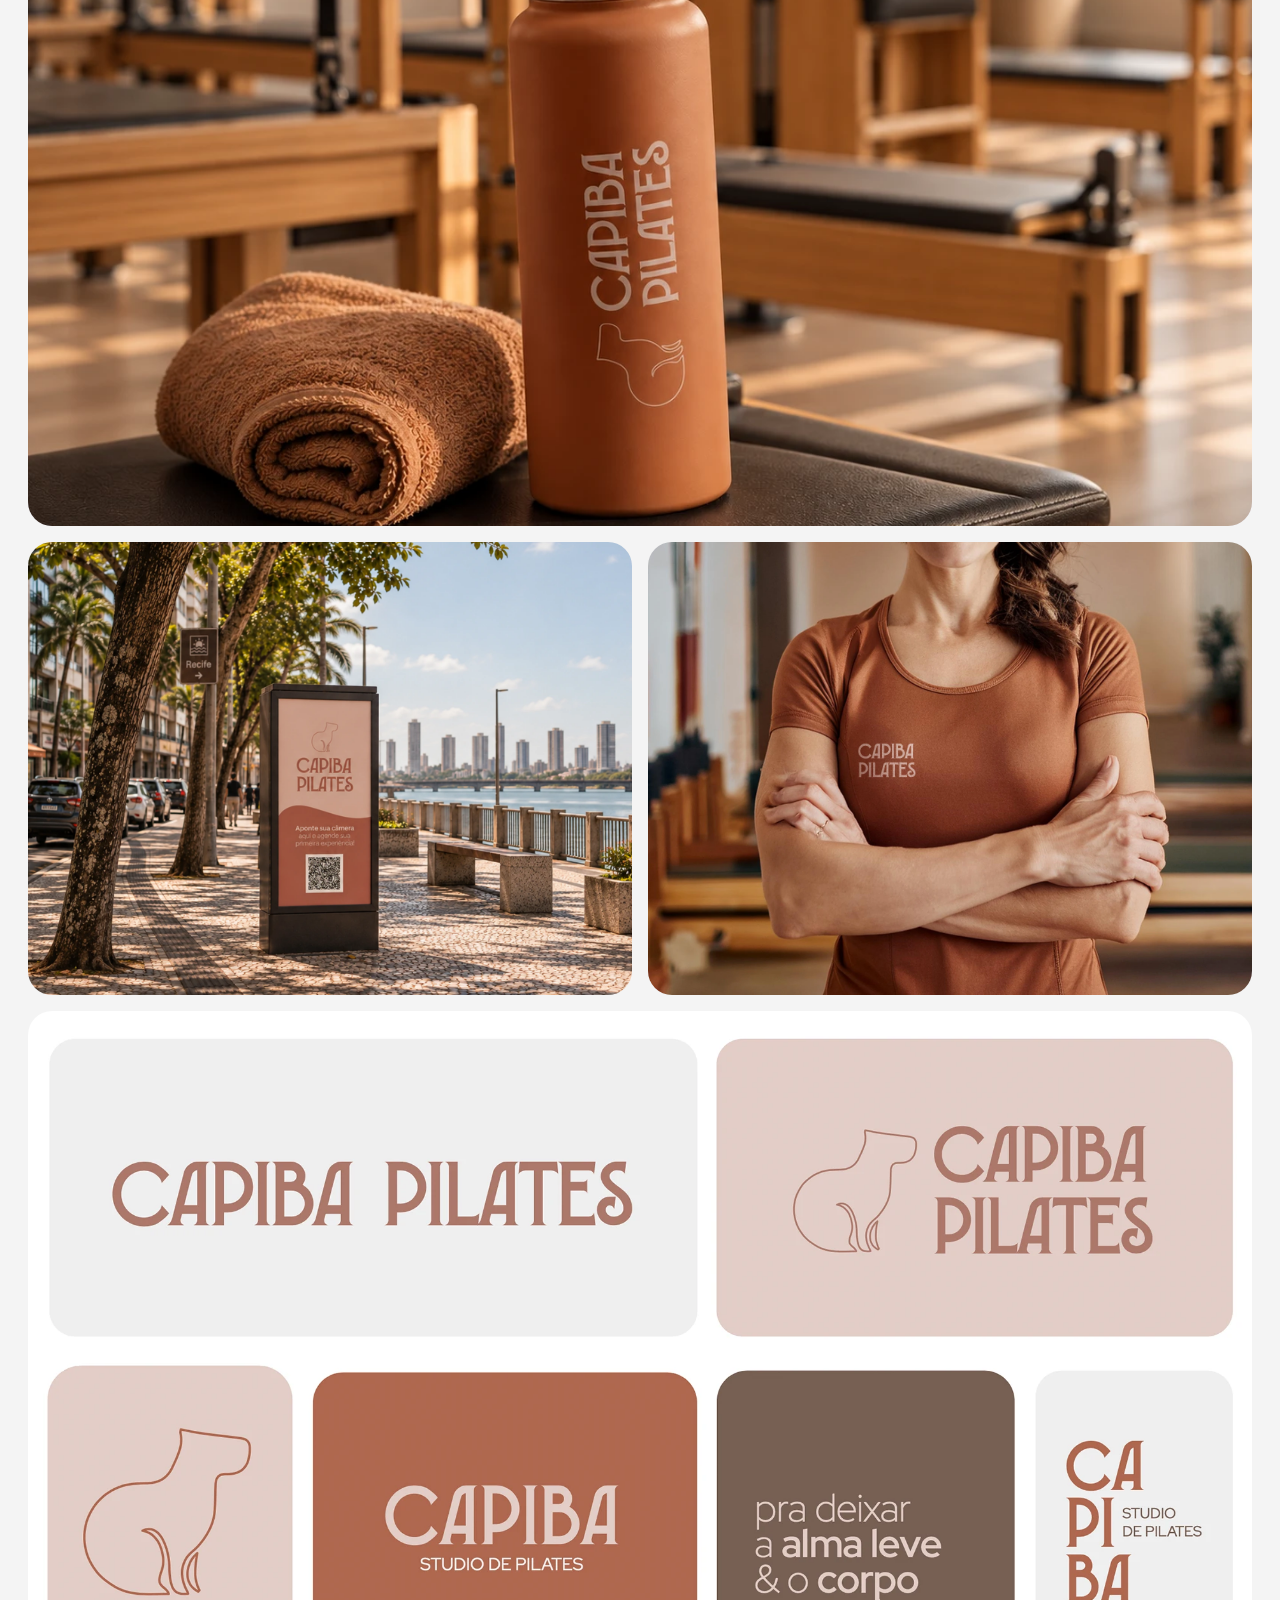
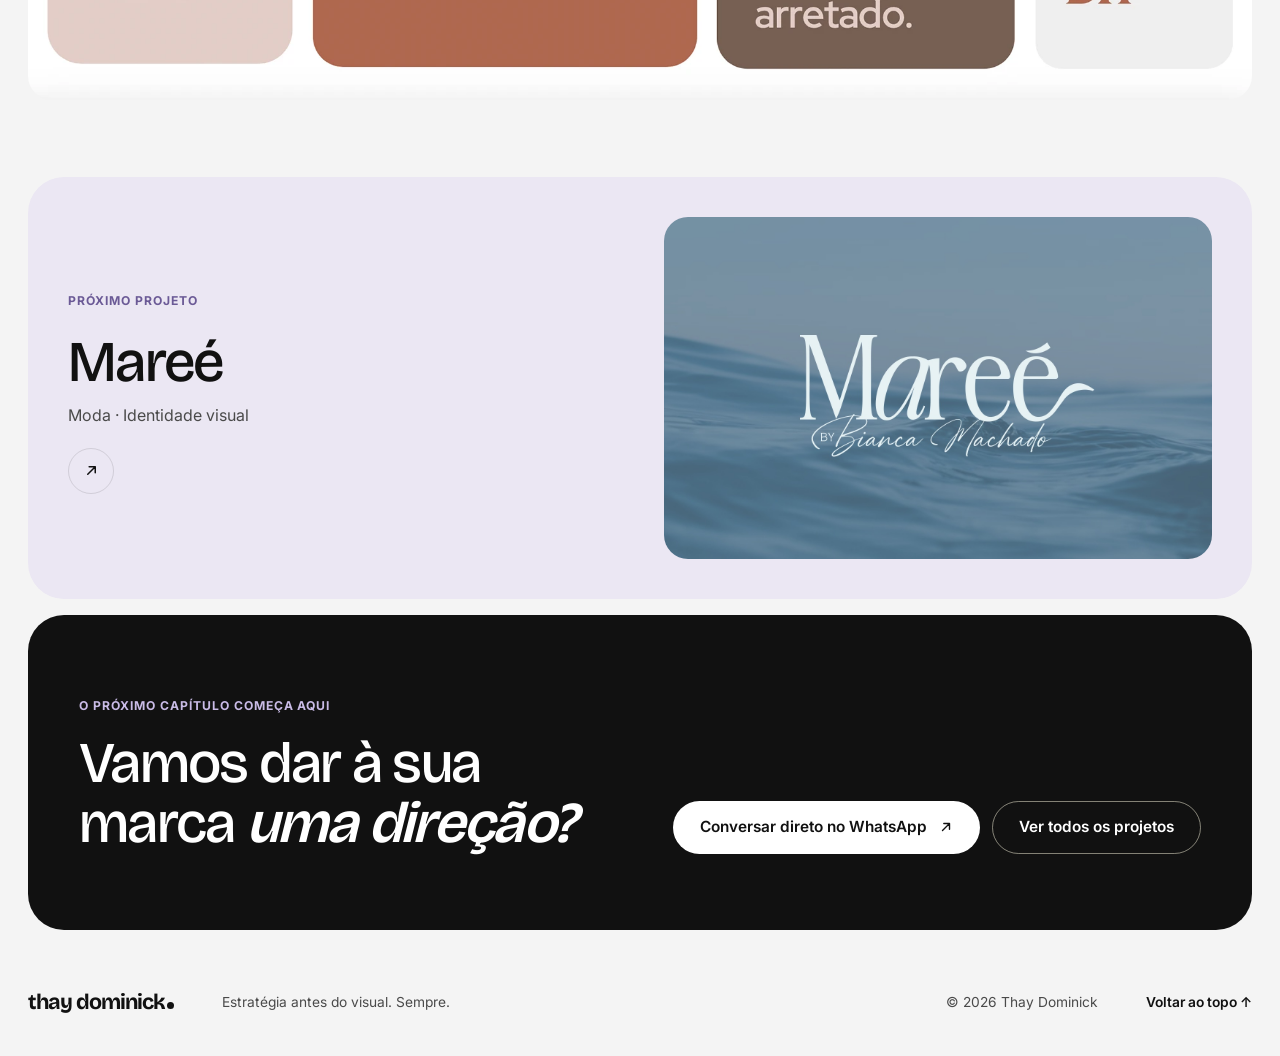
<file: projeto-capiba-pilates.html>
<!doctype html>
<html lang="pt-BR" class="theme-b">
<head>
<meta charset="utf-8">
<meta name="viewport" content="width=device-width, initial-scale=1, viewport-fit=cover">
<title>Capiba Pilates · Estratégia de Marca — Thay Dominick</title>
<meta name="description" content="O Capiba Pilates é um estúdio recifense que nasceu com a proposta de transformar o Pilates em uma experiência de cuidado, movimento e conexão. Mais do que…">
<link rel="canonical" href="https://www.thaydesign.com.br/projeto-capiba-pilates.html">
<meta name="robots" content="index, follow">
<meta name="theme-color" content="#f4f4f4">
<link rel="icon" href="/favicon.ico" sizes="32x32">
<link rel="icon" type="image/png" sizes="192x192" href="/assets/icons/icon-192.png">
<link rel="apple-touch-icon" href="/assets/icons/apple-touch-icon.png">
<meta property="og:type" content="article">
<meta property="og:locale" content="pt_BR">
<meta property="og:site_name" content="Thay Dominick">
<meta property="og:title" content="Capiba Pilates · Estratégia de Marca — Thay Dominick">
<meta property="og:description" content="O Capiba Pilates é um estúdio recifense que nasceu com a proposta de transformar o Pilates em uma experiência de cuidado, movimento e conexão. Mais do que…">
<meta property="og:url" content="https://www.thaydesign.com.br/projeto-capiba-pilates.html">
<meta property="og:image" content="https://www.thaydesign.com.br/assets/og/capiba-pilates.jpg">
<meta property="og:image:width" content="1200">
<meta property="og:image:height" content="960">
<meta name="twitter:card" content="summary_large_image">
<meta name="twitter:title" content="Capiba Pilates · Estratégia de Marca — Thay Dominick">
<meta name="twitter:description" content="O Capiba Pilates é um estúdio recifense que nasceu com a proposta de transformar o Pilates em uma experiência de cuidado, movimento e conexão. Mais do que…">
<meta name="twitter:image" content="https://www.thaydesign.com.br/assets/og/capiba-pilates.jpg">
<script type="application/ld+json">{"@context": "https://schema.org", "@type": "CreativeWork", "name": "Capiba Pilates", "description": "O Capiba Pilates é um estúdio recifense que nasceu com a proposta de transformar o Pilates em uma experiência de cuidado, movimento e conexão. Mais do que…", "url": "https://www.thaydesign.com.br/projeto-capiba-pilates.html", "image": "https://www.thaydesign.com.br/assets/og/capiba-pilates.jpg", "inLanguage": "pt-BR", "creator": {"@type": "Person", "@id": "https://www.thaydesign.com.br/#thay", "name": "Thay Dominick", "url": "https://www.thaydesign.com.br/"}}</script>
<link rel="preconnect" href="https://fonts.googleapis.com">
<link rel="preconnect" href="https://fonts.gstatic.com" crossorigin>
<link rel="stylesheet" href="https://fonts.googleapis.com/css2?family=Bricolage+Grotesque:opsz,wght@12..96,400;12..96,500;12..96,600;12..96,700&family=Inter:wght@300;400;500;600;700;800&display=swap">
<link rel="stylesheet" href="styles.css">
<link rel="stylesheet" href="tema-proposta.css">
<script>document.documentElement.classList.add('js');</script>
</head>
<body>
<a class="skip-link" href="#conteudo">Pular para o conteúdo</a>

<svg width="0" height="0" style="position:absolute" aria-hidden="true" focusable="false">
  <symbol id="i-arrow" viewBox="0 0 16 16"><path d="M4 12 12 4M5.5 4H12v6.5" fill="none" stroke="currentColor" stroke-width="1.6" stroke-linecap="round" stroke-linejoin="round"/></symbol>
</svg>

<!-- MENU (igual ao da página inicial) -->
<header class="nav-wrap">
  <nav class="nav" aria-label="Principal">
    <a href="index.html" class="logo" aria-label="thay dominick. — página inicial">thay dominick</a>
    <ul class="nav-links">
      <li><a href="index.html#servicos">Serviços</a></li>
      <li><a href="index.html#processo">Como funciona</a></li>
      <li><a href="index.html#projetos">Clientes</a></li>
    </ul>
    <a href="index.html#contato" class="nav-cta">Vamos conversar →</a>
  </nav>
</header>

<main id="conteudo">

  <!-- ABERTURA DO PROJETO -->
  <div class="hero-wrap">
    <section class="case-hero on-wine" aria-labelledby="case-title">
      <div class="case-hero-text anim-stagger">
        <a class="back-link" href="index.html#projetos">← Voltar aos projetos</a>
        <p class="eyebrow" style="margin-bottom:0">Estúdio de Pilates · Estratégia de Marca</p>
        <h1 id="case-title">Capiba <em>Pilates.</em></h1>
        <dl class="case-meta">
          <div><dt>Segmento</dt><dd>Estúdio de Pilates</dd></div>
          <div><dt>Projeto</dt><dd>Estratégia de Marca</dd></div>
        </dl>
      </div>
      <div class="project-media anim-scale" data-empty="Imagem de capa">
        <img src="assets/capiba-pilates.webp" alt="Ecobag terracota com o logotipo da Capiba Pilates" width="1500" height="1200">
      </div>
    </section>
  </div>

  <div class="page">

    <!-- CONTEXTO DA MARCA — substitua o texto entre as marcações -->
    <section class="case-block anim" aria-labelledby="contexto-title">
      <p class="eyebrow">Contexto</p>
      <div class="case-block-body">
        <h2 id="contexto-title">Sobre a marca</h2>
        <p>O Capiba Pilates é um estúdio recifense que nasceu com a proposta de transformar o Pilates em uma experiência de cuidado, movimento e conexão. Mais do que promover saúde e qualidade de vida, a marca buscava criar um espaço acolhedor e próximo, capaz de unir autoridade profissional a uma relação genuína com o território, a cultura e as raízes do Recife.</p>
      </div>
    </section>

    <!-- DESAFIO — substitua o texto entre as marcações -->
    <section class="case-block anim" aria-labelledby="desafio-title">
      <p class="eyebrow">O desafio</p>
      <div class="case-block-body">
        <h2 id="desafio-title">O que a marca precisava comunicar</h2>
        <p>O desafio era construir uma identidade que fugisse dos códigos visuais genéricos do segmento de saúde e bem-estar, sem perder leveza e credibilidade. A estratégia partiu da própria origem do Capiba: o Rio Capibaribe, o mangue e a cultura recifense. Essas referências foram traduzidas de forma sutil em cores terrosas, formas orgânicas, elementos de inspiração regional e uma capivara minimalista, criando uma marca com personalidade, pertencimento e reconhecimento.</p>
      </div>
    </section>

    <!-- MOCKUPS — coloque as imagens em assets/capiba-pilates/ com estes nomes (mockup-1.jpg … mockup-4.jpg) -->
    <section class="case-gallery" aria-labelledby="galeria-title">
      <p class="eyebrow" id="galeria-title">Mockups e aplicações</p>
      <div class="gallery-grid anim-stagger">
        <figure class="gallery-item wide">
          <div class="project-media" data-empty="Mockup 1 · assets/capiba-pilates/mockup-1.webp"><img src="assets/capiba-pilates/mockup-1.webp" alt="Garrafa térmica terracota com o logotipo da Capiba Pilates e a capivara, ao lado de uma toalha, num estúdio de pilates" width="1374" height="1145" style="object-position: 50% 62%" loading="lazy"></div>
        </figure>
        <figure class="gallery-item">
          <div class="project-media" data-empty="Mockup 2 · assets/capiba-pilates/mockup-2.webp"><img src="assets/capiba-pilates/mockup-2.webp" alt="Totem da Capiba Pilates com a capivara e um QR code, na calçada à beira do rio no Recife" width="1600" height="1200" loading="lazy"></div>
        </figure>
        <figure class="gallery-item">
          <div class="project-media" data-empty="Mockup 3 · assets/capiba-pilates/mockup-3.webp"><img src="assets/capiba-pilates/mockup-3.webp" alt="Instrutora de braços cruzados vestindo camiseta terracota com o logotipo da Capiba Pilates, num estúdio" width="1600" height="1200" loading="lazy"></div>
        </figure>
        <figure class="gallery-item wide keep-wide">
          <div class="project-media" data-empty="Mockup 4 · assets/capiba-pilates/mockup-4.webp"><img src="assets/capiba-pilates/mockup-4.webp" alt="Versões da marca Capiba Pilates em tons terrosos: logotipo, capivara em traço, assinatura Studio de Pilates e a frase “pra deixar a alma leve &amp; o corpo arretado.”" width="1920" height="1080" loading="lazy"></div>
        </figure>
      </div>
    </section>

    <!-- PRÓXIMO PROJETO -->
    <a class="next-project anim-scale anim" href="projeto-maree.html">
      <div>
        <p class="eyebrow">Próximo projeto</p>
        <h2>Mareé</h2>
        <p>Moda · Identidade visual</p>
        <span class="arrow-dot" aria-hidden="true"><svg><use href="#i-arrow"/></svg></span>
      </div>
      <div class="project-media" data-empty="Imagem de capa">
        <img src="assets/maree.jpg" alt="" loading="lazy" width="1500" height="1200">
      </div>
    </a>

    <!-- CHAMADA PARA CONTATO -->
    <section class="section section-wine on-wine anim-scale anim" aria-labelledby="cta-title">
      <div class="case-cta">
        <div>
          <p class="eyebrow">O próximo capítulo começa aqui</p>
          <h2 id="cta-title">Vamos dar à sua marca <em>uma direção?</em></h2>
        </div>
        <div class="case-cta-actions">
          <a class="btn btn-light" href="https://wa.me/message/RFP3ABHPMEVYG1" target="_blank" rel="noopener">Conversar direto no WhatsApp <svg class="arr" width="14" height="14" aria-hidden="true"><use href="#i-arrow"/></svg></a>
          <a class="btn btn-outline-light" href="index.html#projetos">Ver todos os projetos</a>
        </div>
      </div>
    </section>

  </div>
</main>

<footer class="footer">
  <span class="logo">thay dominick</span>
  <p>Estratégia antes do visual. Sempre.</p>
  <p>© 2026 Thay Dominick</p>
  <a href="#conteudo" class="back">Voltar ao topo ↑</a>
</footer>

<script src="script.js"></script>
</body>
</html>
</file>
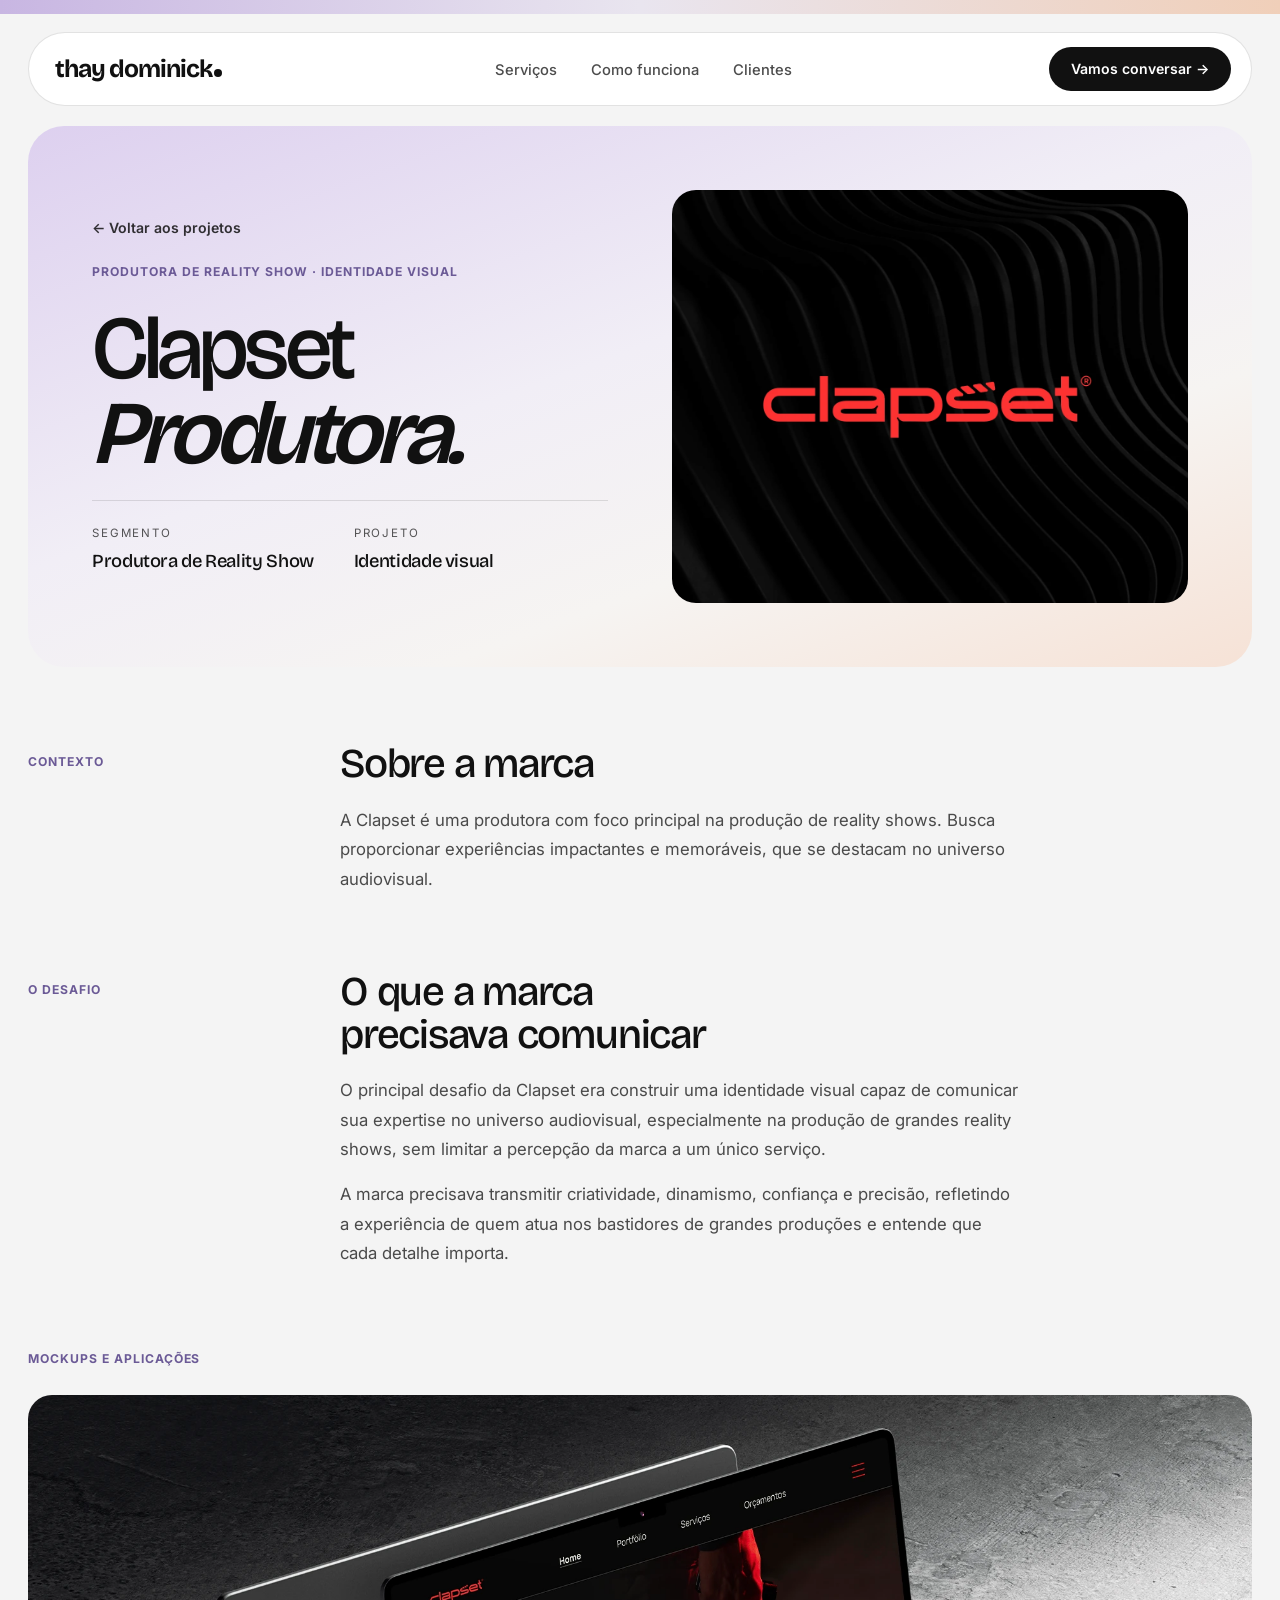
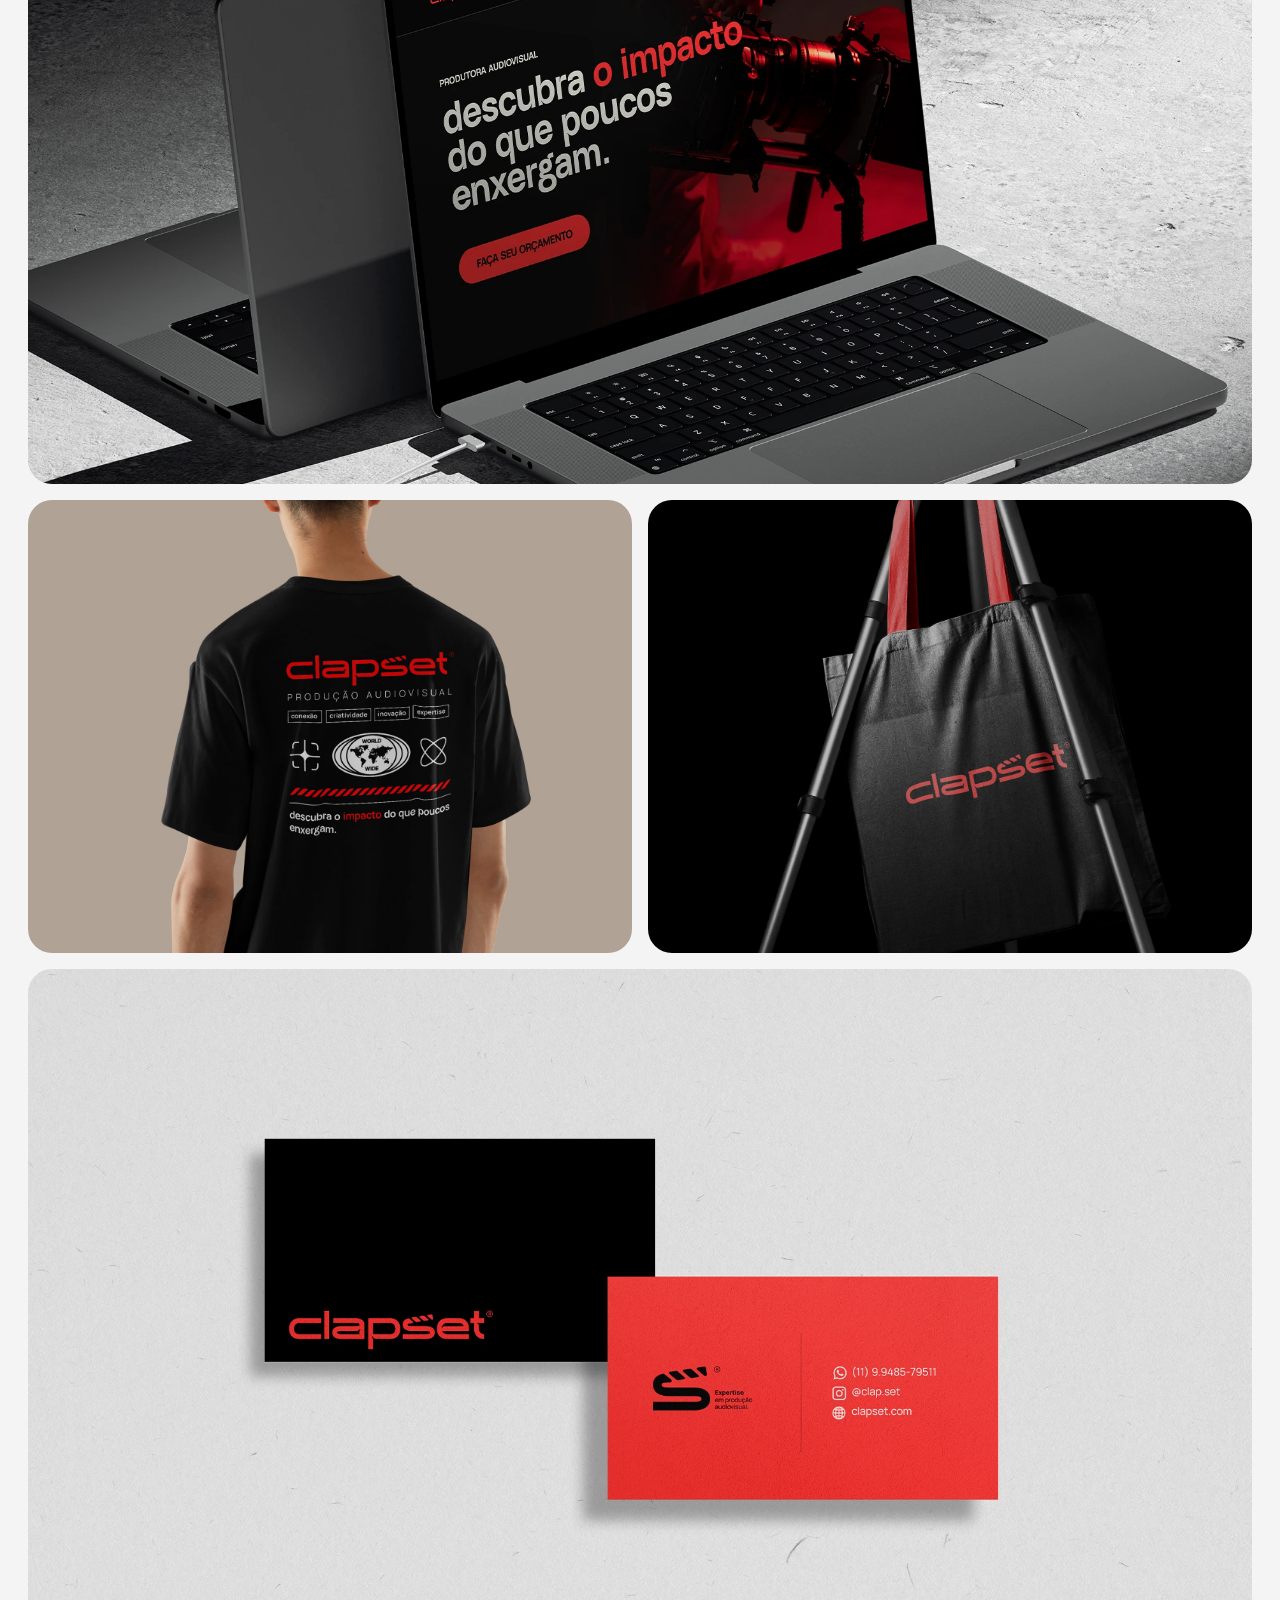
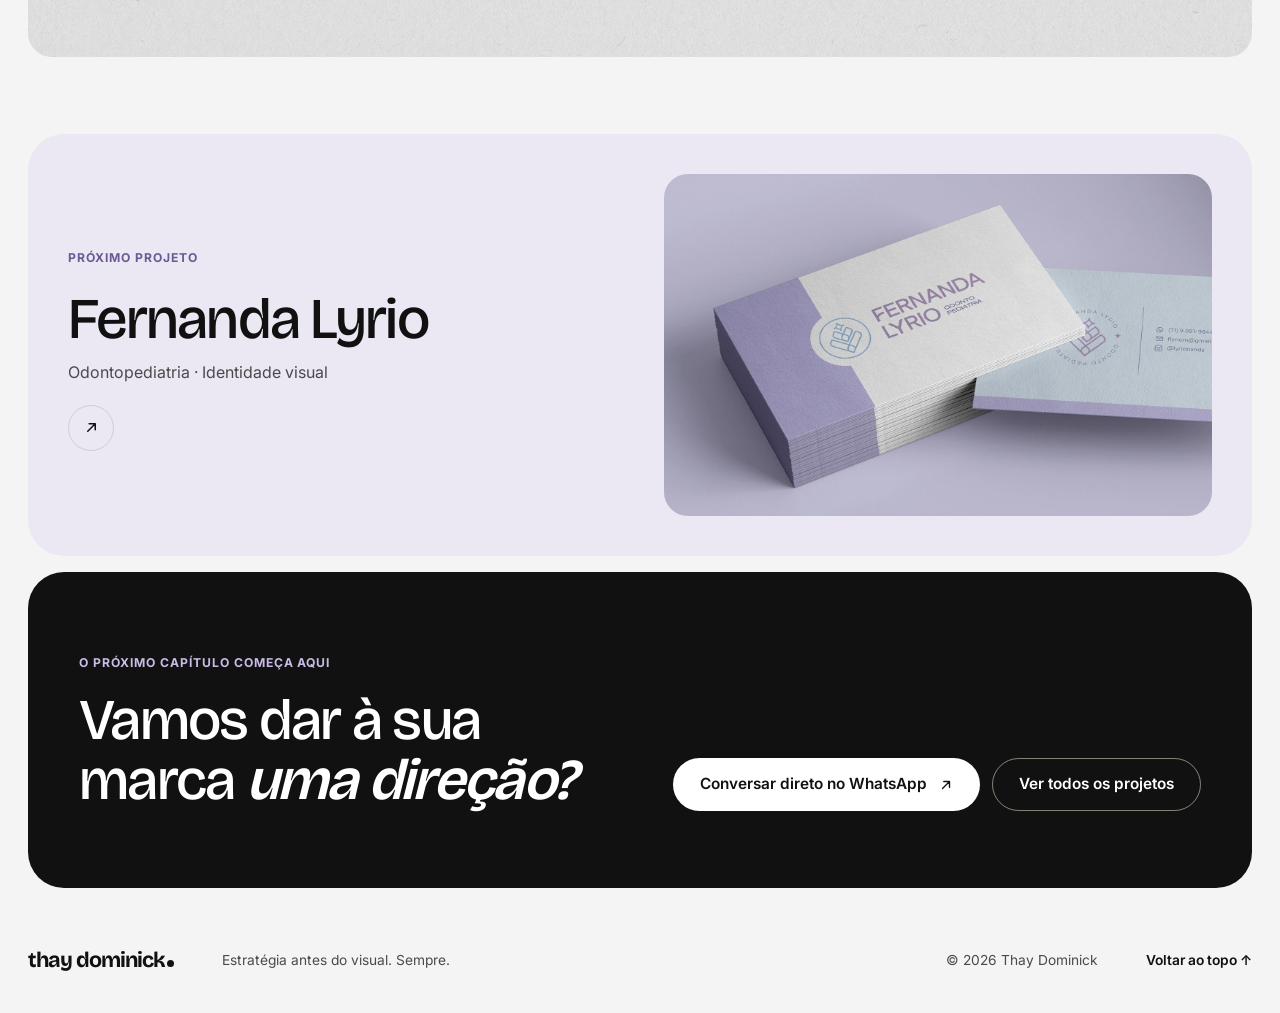
<file: projeto-clapset.html>
<!doctype html>
<html lang="pt-BR" class="theme-b">
<head>
<meta charset="utf-8">
<meta name="viewport" content="width=device-width, initial-scale=1, viewport-fit=cover">
<title>Clapset Produtora · Identidade visual — Thay Dominick</title>
<meta name="description" content="A Clapset é uma produtora com foco principal na produção de reality shows. Busca proporcionar experiências impactantes e memoráveis, que se destacam no…">
<link rel="canonical" href="https://www.thaydesign.com.br/projeto-clapset.html">
<meta name="robots" content="index, follow">
<meta name="theme-color" content="#f4f4f4">
<link rel="icon" href="/favicon.ico" sizes="32x32">
<link rel="icon" type="image/png" sizes="192x192" href="/assets/icons/icon-192.png">
<link rel="apple-touch-icon" href="/assets/icons/apple-touch-icon.png">
<meta property="og:type" content="article">
<meta property="og:locale" content="pt_BR">
<meta property="og:site_name" content="Thay Dominick">
<meta property="og:title" content="Clapset Produtora · Identidade visual — Thay Dominick">
<meta property="og:description" content="A Clapset é uma produtora com foco principal na produção de reality shows. Busca proporcionar experiências impactantes e memoráveis, que se destacam no…">
<meta property="og:url" content="https://www.thaydesign.com.br/projeto-clapset.html">
<meta property="og:image" content="https://www.thaydesign.com.br/assets/og/clapset.jpg">
<meta property="og:image:width" content="1200">
<meta property="og:image:height" content="650">
<meta name="twitter:card" content="summary_large_image">
<meta name="twitter:title" content="Clapset Produtora · Identidade visual — Thay Dominick">
<meta name="twitter:description" content="A Clapset é uma produtora com foco principal na produção de reality shows. Busca proporcionar experiências impactantes e memoráveis, que se destacam no…">
<meta name="twitter:image" content="https://www.thaydesign.com.br/assets/og/clapset.jpg">
<script type="application/ld+json">{"@context": "https://schema.org", "@type": "CreativeWork", "name": "Clapset Produtora", "description": "A Clapset é uma produtora com foco principal na produção de reality shows. Busca proporcionar experiências impactantes e memoráveis, que se destacam no…", "url": "https://www.thaydesign.com.br/projeto-clapset.html", "image": "https://www.thaydesign.com.br/assets/og/clapset.jpg", "inLanguage": "pt-BR", "creator": {"@type": "Person", "@id": "https://www.thaydesign.com.br/#thay", "name": "Thay Dominick", "url": "https://www.thaydesign.com.br/"}}</script>
<link rel="preconnect" href="https://fonts.googleapis.com">
<link rel="preconnect" href="https://fonts.gstatic.com" crossorigin>
<link rel="stylesheet" href="https://fonts.googleapis.com/css2?family=Bricolage+Grotesque:opsz,wght@12..96,400;12..96,500;12..96,600;12..96,700&family=Inter:wght@300;400;500;600;700;800&display=swap">
<link rel="stylesheet" href="styles.css">
<link rel="stylesheet" href="tema-proposta.css">
<script>document.documentElement.classList.add('js');</script>
</head>
<body>
<a class="skip-link" href="#conteudo">Pular para o conteúdo</a>

<svg width="0" height="0" style="position:absolute" aria-hidden="true" focusable="false">
  <symbol id="i-arrow" viewBox="0 0 16 16"><path d="M4 12 12 4M5.5 4H12v6.5" fill="none" stroke="currentColor" stroke-width="1.6" stroke-linecap="round" stroke-linejoin="round"/></symbol>
</svg>

<!-- MENU (igual ao da página inicial) -->
<header class="nav-wrap">
  <nav class="nav" aria-label="Principal">
    <a href="index.html" class="logo" aria-label="thay dominick. — página inicial">thay dominick</a>
    <ul class="nav-links">
      <li><a href="index.html#servicos">Serviços</a></li>
      <li><a href="index.html#processo">Como funciona</a></li>
      <li><a href="index.html#projetos">Clientes</a></li>
    </ul>
    <a href="index.html#contato" class="nav-cta">Vamos conversar →</a>
  </nav>
</header>

<main id="conteudo">

  <!-- ABERTURA DO PROJETO -->
  <div class="hero-wrap">
    <section class="case-hero on-wine" aria-labelledby="case-title">
      <div class="case-hero-text anim-stagger">
        <a class="back-link" href="index.html#projetos">← Voltar aos projetos</a>
        <p class="eyebrow" style="margin-bottom:0">Produtora de Reality Show · Identidade visual</p>
        <h1 id="case-title">Clapset <em>Produtora.</em></h1>
        <dl class="case-meta">
          <div><dt>Segmento</dt><dd>Produtora de Reality Show</dd></div>
          <div><dt>Projeto</dt><dd>Identidade visual</dd></div>
        </dl>
      </div>
      <div class="project-media anim-scale" data-empty="Imagem de capa">
        <img src="assets/clapset.webp" alt="Logotipo da Clapset em vermelho sobre fundo preto com ondas" width="1500" height="1200">
      </div>
    </section>
  </div>

  <div class="page">

    <!-- CONTEXTO DA MARCA — substitua o texto entre as marcações -->
    <section class="case-block anim" aria-labelledby="contexto-title">
      <p class="eyebrow">Contexto</p>
      <div class="case-block-body">
        <h2 id="contexto-title">Sobre a marca</h2>
        <p>A Clapset é uma produtora com foco principal na produção de reality shows. Busca proporcionar experiências impactantes e memoráveis, que se destacam no universo audiovisual.</p>
      </div>
    </section>

    <!-- DESAFIO — substitua o texto entre as marcações -->
    <section class="case-block anim" aria-labelledby="desafio-title">
      <p class="eyebrow">O desafio</p>
      <div class="case-block-body">
        <h2 id="desafio-title">O que a marca precisava comunicar</h2>
        <p>O principal desafio da Clapset era construir uma identidade visual capaz de comunicar sua expertise no universo audiovisual, especialmente na produção de grandes reality shows, sem limitar a percepção da marca a um único serviço.</p>
        <p>A marca precisava transmitir criatividade, dinamismo, confiança e precisão, refletindo a experiência de quem atua nos bastidores de grandes produções e entende que cada detalhe importa.</p>
      </div>
    </section>

    <!-- MOCKUPS — coloque as imagens em assets/clapset/ com estes nomes (mockup-1.jpg … mockup-4.jpg) -->
    <section class="case-gallery" aria-labelledby="galeria-title">
      <p class="eyebrow" id="galeria-title">Mockups e aplicações</p>
      <div class="gallery-grid anim-stagger">
        <figure class="gallery-item wide">
          <div class="project-media" data-empty="Mockup 1 · assets/clapset/mockup-1.webp"><img src="assets/clapset/mockup-1.webp" alt="Dois notebooks abertos; um mostra o site da Clapset com a chamada “descubra o impacto do que poucos enxergam.”" width="1920" height="1080" loading="lazy"></div>
        </figure>
        <figure class="gallery-item">
          <div class="project-media" data-empty="Mockup 2 · assets/clapset/mockup-2.jpg"><img src="assets/clapset/mockup-2.jpg" alt="Camiseta preta com estampa da Clapset nas costas: logotipo vermelho, “Produção audiovisual” e a frase “descubra o impacto do que poucos enxergam.”" width="1600" height="1200" loading="lazy"></div>
        </figure>
        <figure class="gallery-item">
          <div class="project-media" data-empty="Mockup 3 · assets/clapset/mockup-3.webp"><img src="assets/clapset/mockup-3.webp" alt="Ecobag preta com alças vermelhas e o logotipo da Clapset, pendurada num tripé" width="1600" height="1200" loading="lazy"></div>
        </figure>
        <figure class="gallery-item wide">
          <div class="project-media" data-empty="Mockup 4 · assets/clapset/mockup-4.webp"><img src="assets/clapset/mockup-4.webp" alt="Cartões de visita da Clapset: um preto com o logotipo vermelho e um vermelho com o símbolo e os contatos" width="1920" height="1080" loading="lazy"></div>
        </figure>
      </div>
    </section>

    <!-- PRÓXIMO PROJETO -->
    <a class="next-project anim-scale anim" href="projeto-fernanda-lyrio.html">
      <div>
        <p class="eyebrow">Próximo projeto</p>
        <h2>Fernanda Lyrio</h2>
        <p>Odontopediatria · Identidade visual</p>
        <span class="arrow-dot" aria-hidden="true"><svg><use href="#i-arrow"/></svg></span>
      </div>
      <div class="project-media" data-empty="Imagem de capa">
        <img src="assets/fernanda-lyrio.webp" alt="" loading="lazy" width="1500" height="1200">
      </div>
    </a>

    <!-- CHAMADA PARA CONTATO -->
    <section class="section section-wine on-wine anim-scale anim" aria-labelledby="cta-title">
      <div class="case-cta">
        <div>
          <p class="eyebrow">O próximo capítulo começa aqui</p>
          <h2 id="cta-title">Vamos dar à sua marca <em>uma direção?</em></h2>
        </div>
        <div class="case-cta-actions">
          <a class="btn btn-light" href="https://wa.me/message/RFP3ABHPMEVYG1" target="_blank" rel="noopener">Conversar direto no WhatsApp <svg class="arr" width="14" height="14" aria-hidden="true"><use href="#i-arrow"/></svg></a>
          <a class="btn btn-outline-light" href="index.html#projetos">Ver todos os projetos</a>
        </div>
      </div>
    </section>

  </div>
</main>

<footer class="footer">
  <span class="logo">thay dominick</span>
  <p>Estratégia antes do visual. Sempre.</p>
  <p>© 2026 Thay Dominick</p>
  <a href="#conteudo" class="back">Voltar ao topo ↑</a>
</footer>

<script src="script.js"></script>
</body>
</html>
</file>
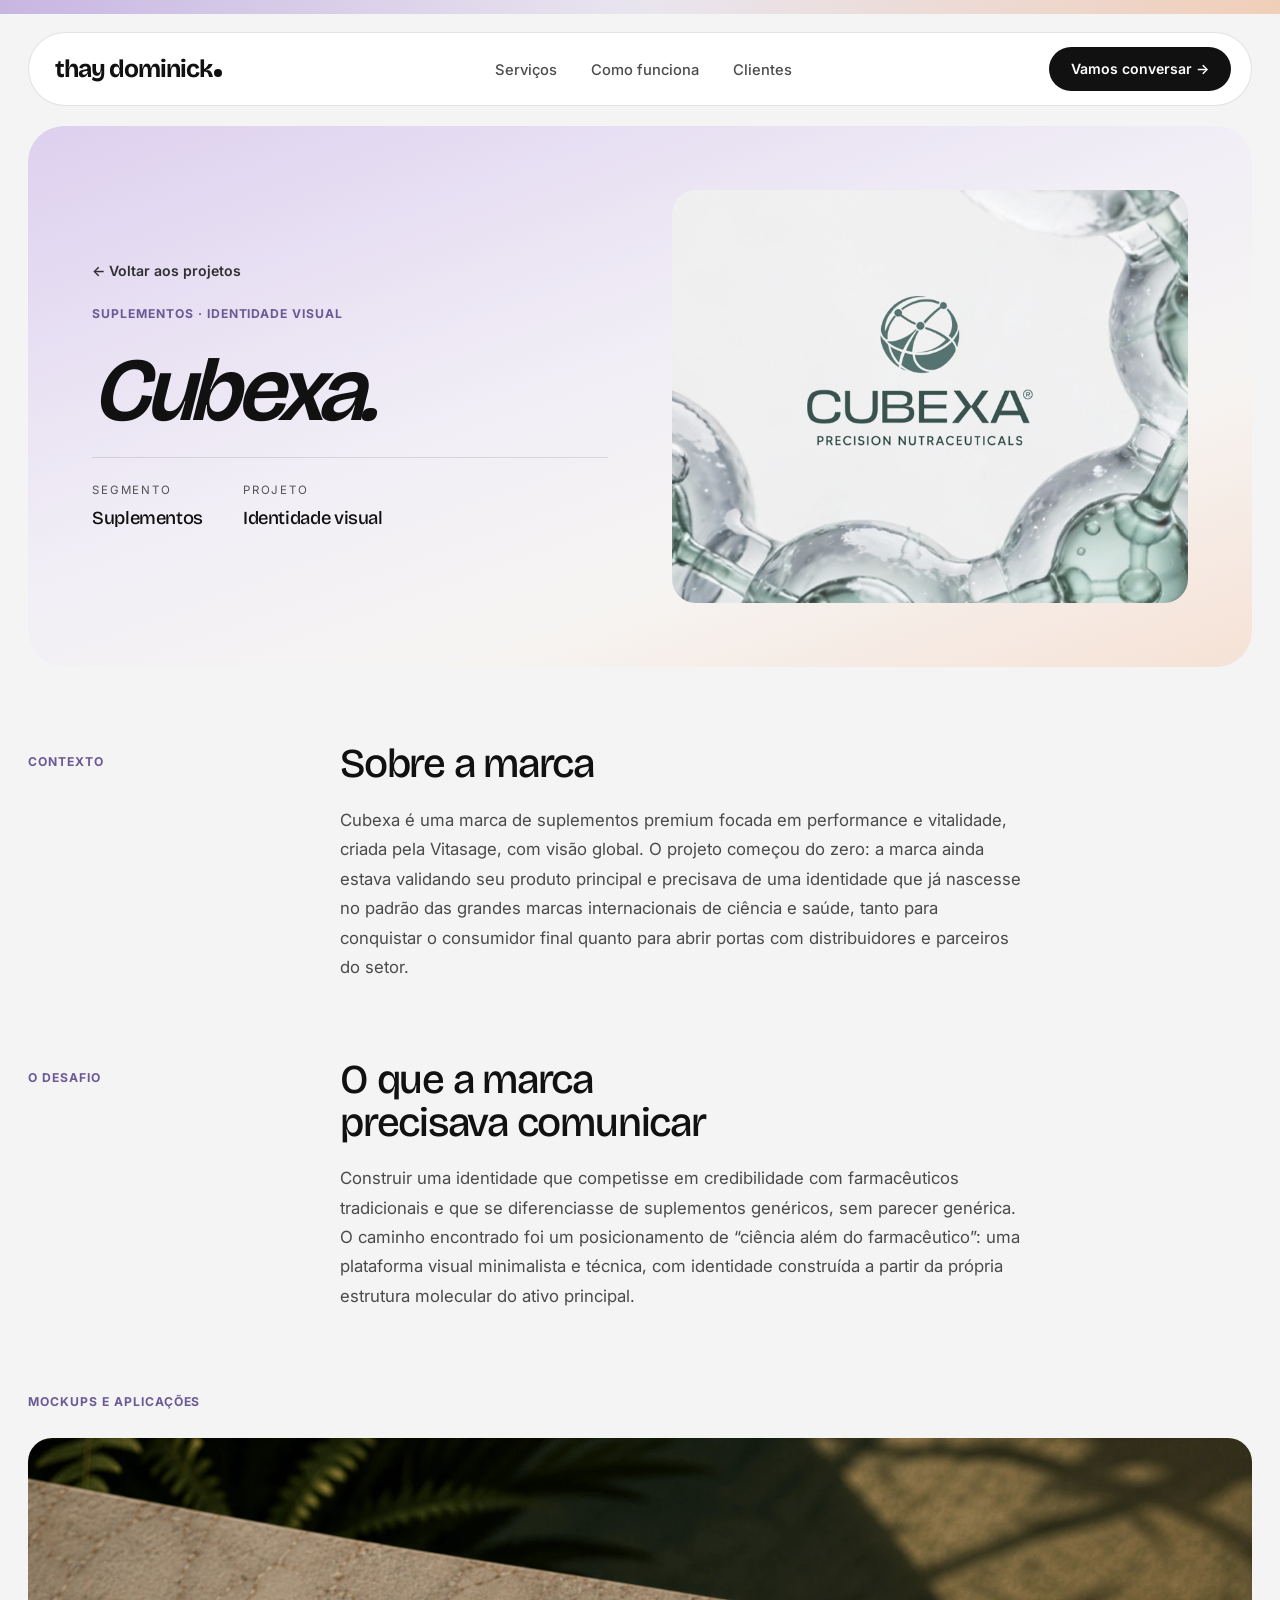
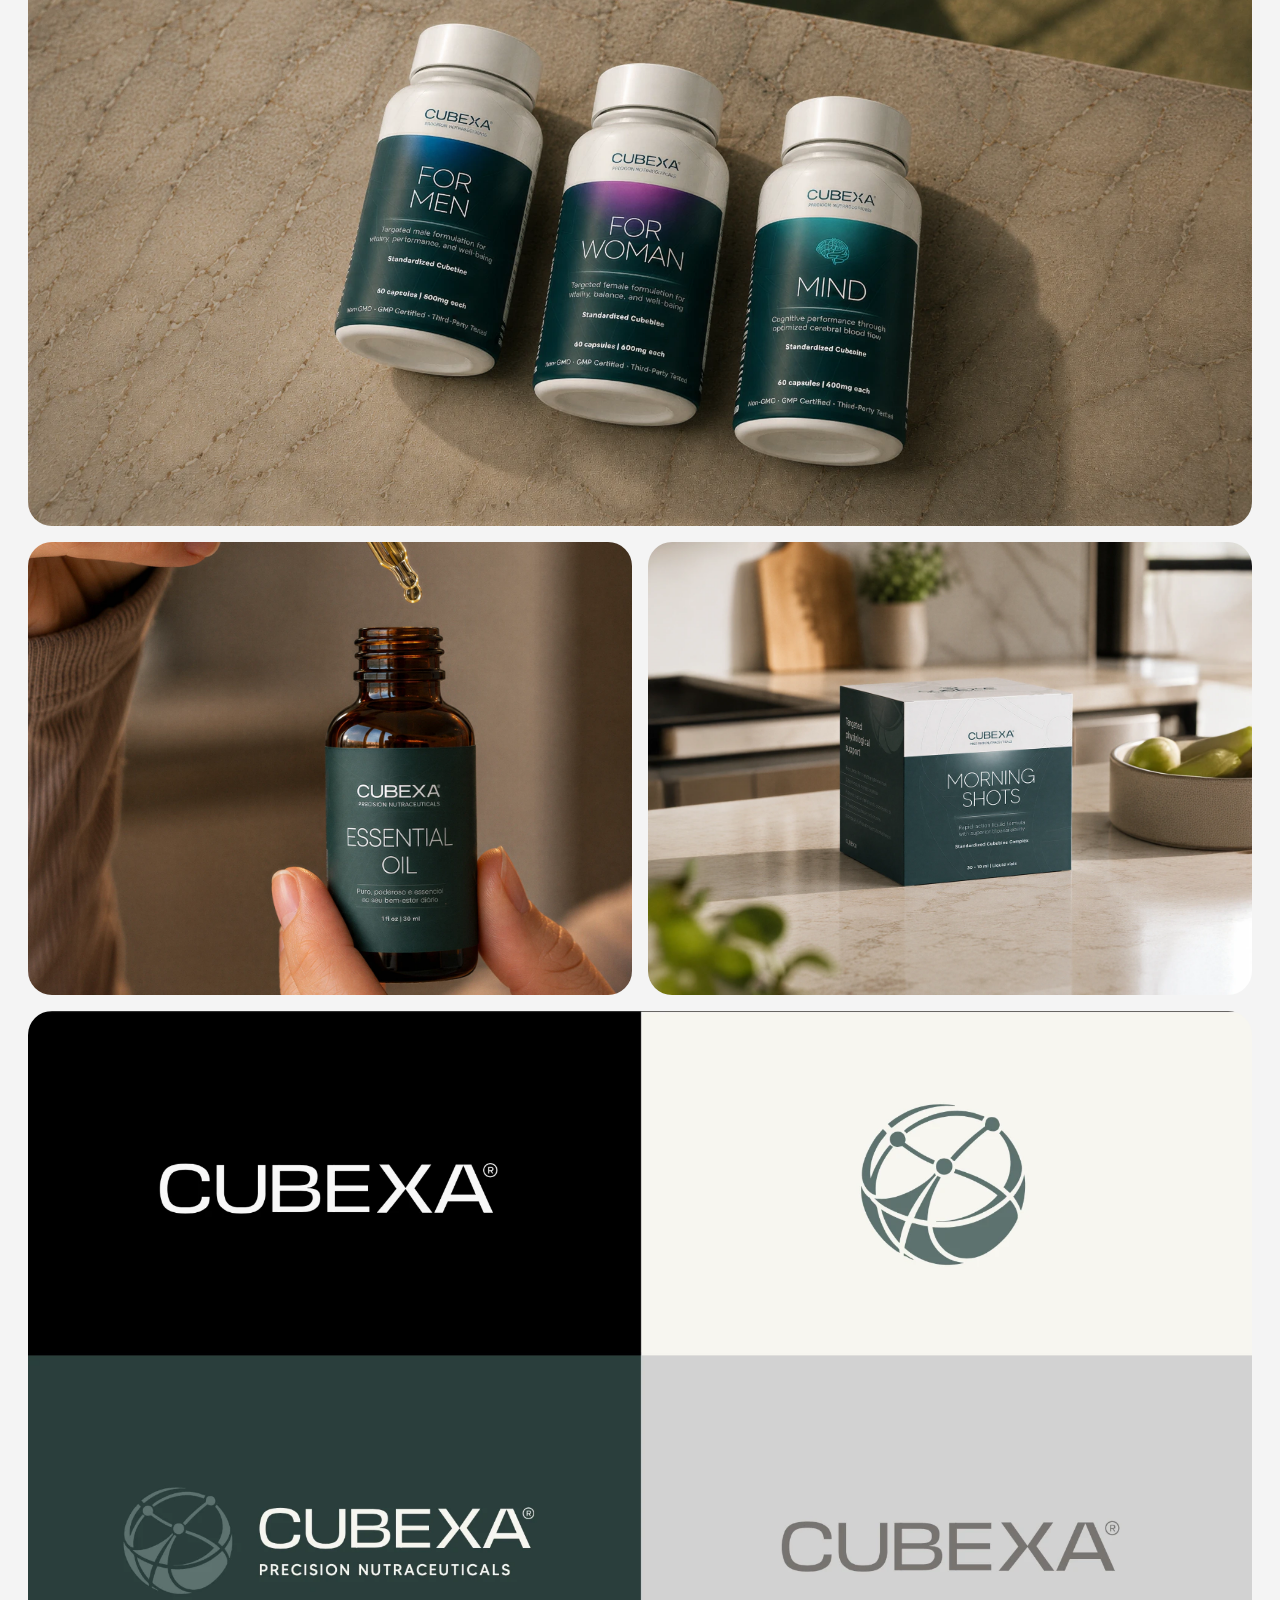
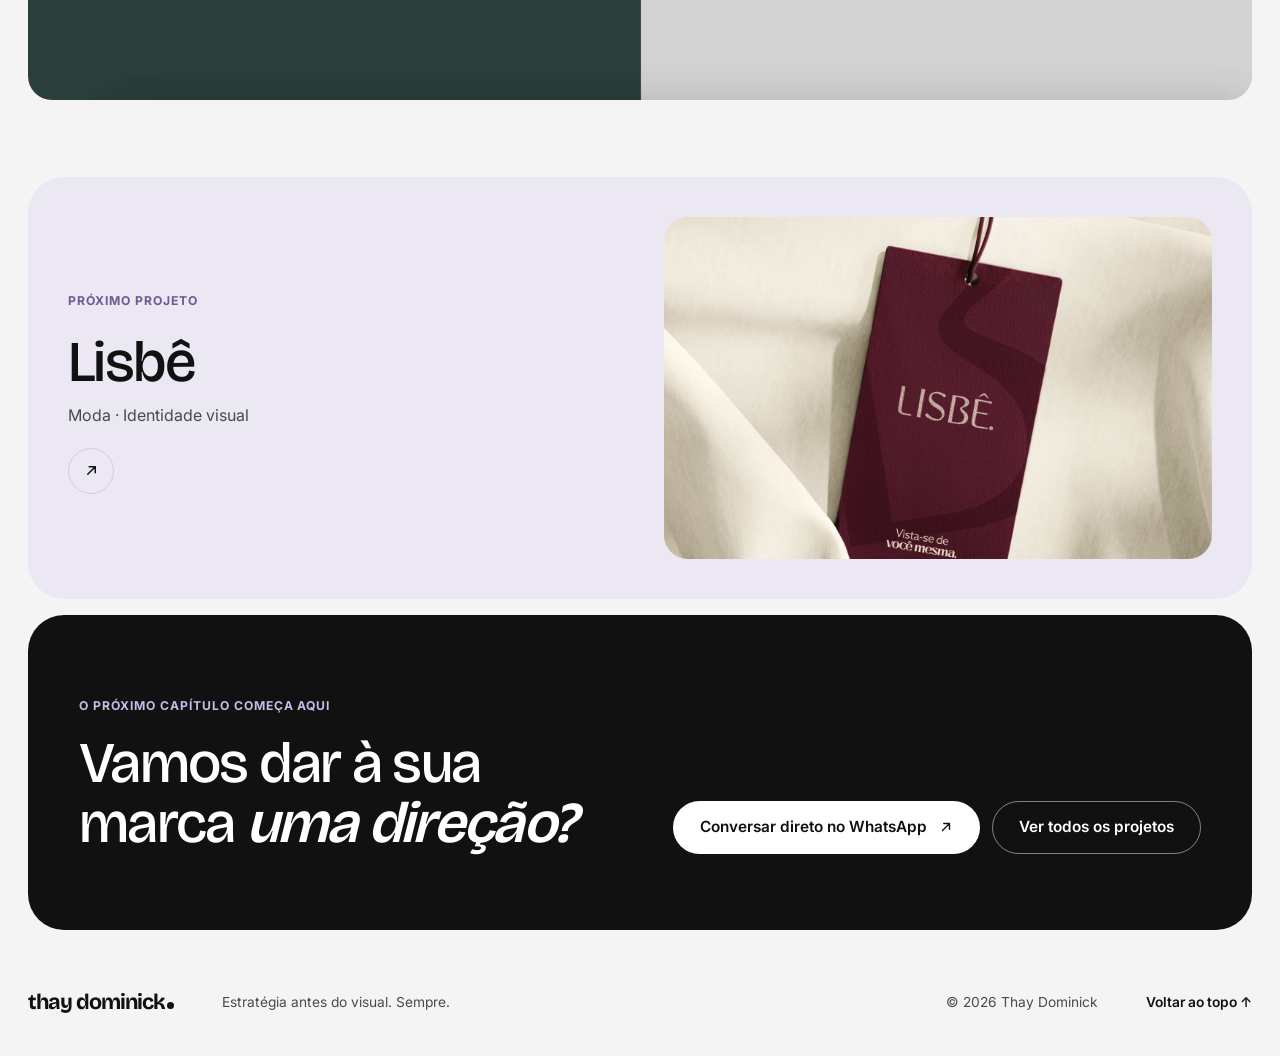
<file: projeto-cubexa.html>
<!doctype html>
<html lang="pt-BR" class="theme-b">
<head>
<meta charset="utf-8">
<meta name="viewport" content="width=device-width, initial-scale=1, viewport-fit=cover">
<title>Cubexa · Identidade visual — Thay Dominick</title>
<meta name="description" content="Cubexa é uma marca de suplementos premium focada em performance e vitalidade, criada pela Vitasage, com visão global. O projeto começou do zero: a marca…">
<link rel="canonical" href="https://www.thaydesign.com.br/projeto-cubexa.html">
<meta name="robots" content="index, follow">
<meta name="theme-color" content="#f4f4f4">
<link rel="icon" href="/favicon.ico" sizes="32x32">
<link rel="icon" type="image/png" sizes="192x192" href="/assets/icons/icon-192.png">
<link rel="apple-touch-icon" href="/assets/icons/apple-touch-icon.png">
<meta property="og:type" content="article">
<meta property="og:locale" content="pt_BR">
<meta property="og:site_name" content="Thay Dominick">
<meta property="og:title" content="Cubexa · Identidade visual — Thay Dominick">
<meta property="og:description" content="Cubexa é uma marca de suplementos premium focada em performance e vitalidade, criada pela Vitasage, com visão global. O projeto começou do zero: a marca…">
<meta property="og:url" content="https://www.thaydesign.com.br/projeto-cubexa.html">
<meta property="og:image" content="https://www.thaydesign.com.br/assets/og/cubexa.jpg">
<meta property="og:image:width" content="1200">
<meta property="og:image:height" content="960">
<meta name="twitter:card" content="summary_large_image">
<meta name="twitter:title" content="Cubexa · Identidade visual — Thay Dominick">
<meta name="twitter:description" content="Cubexa é uma marca de suplementos premium focada em performance e vitalidade, criada pela Vitasage, com visão global. O projeto começou do zero: a marca…">
<meta name="twitter:image" content="https://www.thaydesign.com.br/assets/og/cubexa.jpg">
<script type="application/ld+json">{"@context": "https://schema.org", "@type": "CreativeWork", "name": "Cubexa", "description": "Cubexa é uma marca de suplementos premium focada em performance e vitalidade, criada pela Vitasage, com visão global. O projeto começou do zero: a marca…", "url": "https://www.thaydesign.com.br/projeto-cubexa.html", "image": "https://www.thaydesign.com.br/assets/og/cubexa.jpg", "inLanguage": "pt-BR", "creator": {"@type": "Person", "@id": "https://www.thaydesign.com.br/#thay", "name": "Thay Dominick", "url": "https://www.thaydesign.com.br/"}}</script>
<link rel="preconnect" href="https://fonts.googleapis.com">
<link rel="preconnect" href="https://fonts.gstatic.com" crossorigin>
<link rel="stylesheet" href="https://fonts.googleapis.com/css2?family=Bricolage+Grotesque:opsz,wght@12..96,400;12..96,500;12..96,600;12..96,700&family=Inter:wght@300;400;500;600;700;800&display=swap">
<link rel="stylesheet" href="styles.css">
<link rel="stylesheet" href="tema-proposta.css">
<script>document.documentElement.classList.add('js');</script>
</head>
<body>
<a class="skip-link" href="#conteudo">Pular para o conteúdo</a>

<svg width="0" height="0" style="position:absolute" aria-hidden="true" focusable="false">
  <symbol id="i-arrow" viewBox="0 0 16 16"><path d="M4 12 12 4M5.5 4H12v6.5" fill="none" stroke="currentColor" stroke-width="1.6" stroke-linecap="round" stroke-linejoin="round"/></symbol>
</svg>

<!-- MENU (igual ao da página inicial) -->
<header class="nav-wrap">
  <nav class="nav" aria-label="Principal">
    <a href="index.html" class="logo" aria-label="thay dominick. — página inicial">thay dominick</a>
    <ul class="nav-links">
      <li><a href="index.html#servicos">Serviços</a></li>
      <li><a href="index.html#processo">Como funciona</a></li>
      <li><a href="index.html#projetos">Clientes</a></li>
    </ul>
    <a href="index.html#contato" class="nav-cta">Vamos conversar →</a>
  </nav>
</header>

<main id="conteudo">

  <!-- ABERTURA DO PROJETO -->
  <div class="hero-wrap">
    <section class="case-hero on-wine" aria-labelledby="case-title">
      <div class="case-hero-text anim-stagger">
        <a class="back-link" href="index.html#projetos">← Voltar aos projetos</a>
        <p class="eyebrow" style="margin-bottom:0">Suplementos · Identidade visual</p>
        <h1 id="case-title"><em>Cubexa.</em></h1>
        <dl class="case-meta">
          <div><dt>Segmento</dt><dd>Suplementos</dd></div>
          <div><dt>Projeto</dt><dd>Identidade visual</dd></div>
        </dl>
      </div>
      <div class="project-media anim-scale" data-empty="Imagem de capa">
        <img src="assets/cubexa.webp" alt="Logotipo da Cubexa, Precision Nutraceuticals, sobre fundo claro com moléculas de vidro" width="1500" height="1200">
      </div>
    </section>
  </div>

  <div class="page">

    <!-- CONTEXTO DA MARCA — substitua o texto entre as marcações -->
    <section class="case-block anim" aria-labelledby="contexto-title">
      <p class="eyebrow">Contexto</p>
      <div class="case-block-body">
        <h2 id="contexto-title">Sobre a marca</h2>
        <p>Cubexa é uma marca de suplementos premium focada em performance e vitalidade, criada pela Vitasage, com visão global. O projeto começou do zero: a marca ainda estava validando seu produto principal e precisava de uma identidade que já nascesse no padrão das grandes marcas internacionais de ciência e saúde, tanto para conquistar o consumidor final quanto para abrir portas com distribuidores e parceiros do setor.</p>
      </div>
    </section>

    <!-- DESAFIO — substitua o texto entre as marcações -->
    <section class="case-block anim" aria-labelledby="desafio-title">
      <p class="eyebrow">O desafio</p>
      <div class="case-block-body">
        <h2 id="desafio-title">O que a marca precisava comunicar</h2>
        <p>Construir uma identidade que competisse em credibilidade com farmacêuticos tradicionais e que se diferenciasse de suplementos genéricos, sem parecer genérica. O caminho encontrado foi um posicionamento de “ciência além do farmacêutico”: uma plataforma visual minimalista e técnica, com identidade construída a partir da própria estrutura molecular do ativo principal.</p>
      </div>
    </section>

    <!-- MOCKUPS — coloque as imagens em assets/cubexa/ com estes nomes (mockup-1.jpg … mockup-4.jpg) -->
    <section class="case-gallery" aria-labelledby="galeria-title">
      <p class="eyebrow" id="galeria-title">Mockups e aplicações</p>
      <div class="gallery-grid anim-stagger">
        <figure class="gallery-item wide">
          <div class="project-media" data-empty="Mockup 1 · assets/cubexa/mockup-1.webp"><img src="assets/cubexa/mockup-1.webp" alt="Três frascos de suplemento da Cubexa (For Men, For Woman e Mind) deitados sobre mármore" width="2000" height="1126" loading="lazy"></div>
        </figure>
        <figure class="gallery-item">
          <div class="project-media" data-empty="Mockup 2 · assets/cubexa/mockup-2.webp"><img src="assets/cubexa/mockup-2.webp" alt="Mão segurando frasco âmbar de Essential Oil da Cubexa com rótulo verde, enquanto o conta-gotas pinga óleo" width="1600" height="1200" loading="lazy"></div>
        </figure>
        <figure class="gallery-item">
          <div class="project-media" data-empty="Mockup 3 · assets/cubexa/mockup-3.webp"><img src="assets/cubexa/mockup-3.webp" alt="Caixa Morning Shots da Cubexa, branca e verde-petróleo, sobre bancada de cozinha" width="1600" height="1200" loading="lazy"></div>
        </figure>
        <figure class="gallery-item wide keep-wide">
          <div class="project-media" data-empty="Mockup 4 · assets/cubexa/mockup-4.webp"><img src="assets/cubexa/mockup-4.webp" alt="Quatro versões da marca Cubexa: logotipo branco no preto, símbolo verde no creme, assinatura completa no verde-escuro e logotipo cinza no cinza-claro" width="2000" height="1120" loading="lazy"></div>
        </figure>
      </div>
    </section>

    <!-- PRÓXIMO PROJETO -->
    <a class="next-project anim-scale anim" href="projeto-lisbe.html">
      <div>
        <p class="eyebrow">Próximo projeto</p>
        <h2>Lisbê</h2>
        <p>Moda · Identidade visual</p>
        <span class="arrow-dot" aria-hidden="true"><svg><use href="#i-arrow"/></svg></span>
      </div>
      <div class="project-media" data-empty="Imagem de capa">
        <img src="assets/lisbe.webp" alt="" loading="lazy" width="1500" height="1200">
      </div>
    </a>

    <!-- CHAMADA PARA CONTATO -->
    <section class="section section-wine on-wine anim-scale anim" aria-labelledby="cta-title">
      <div class="case-cta">
        <div>
          <p class="eyebrow">O próximo capítulo começa aqui</p>
          <h2 id="cta-title">Vamos dar à sua marca <em>uma direção?</em></h2>
        </div>
        <div class="case-cta-actions">
          <a class="btn btn-light" href="https://wa.me/message/RFP3ABHPMEVYG1" target="_blank" rel="noopener">Conversar direto no WhatsApp <svg class="arr" width="14" height="14" aria-hidden="true"><use href="#i-arrow"/></svg></a>
          <a class="btn btn-outline-light" href="index.html#projetos">Ver todos os projetos</a>
        </div>
      </div>
    </section>

  </div>
</main>

<footer class="footer">
  <span class="logo">thay dominick</span>
  <p>Estratégia antes do visual. Sempre.</p>
  <p>© 2026 Thay Dominick</p>
  <a href="#conteudo" class="back">Voltar ao topo ↑</a>
</footer>

<script src="script.js"></script>
</body>
</html>
</file>
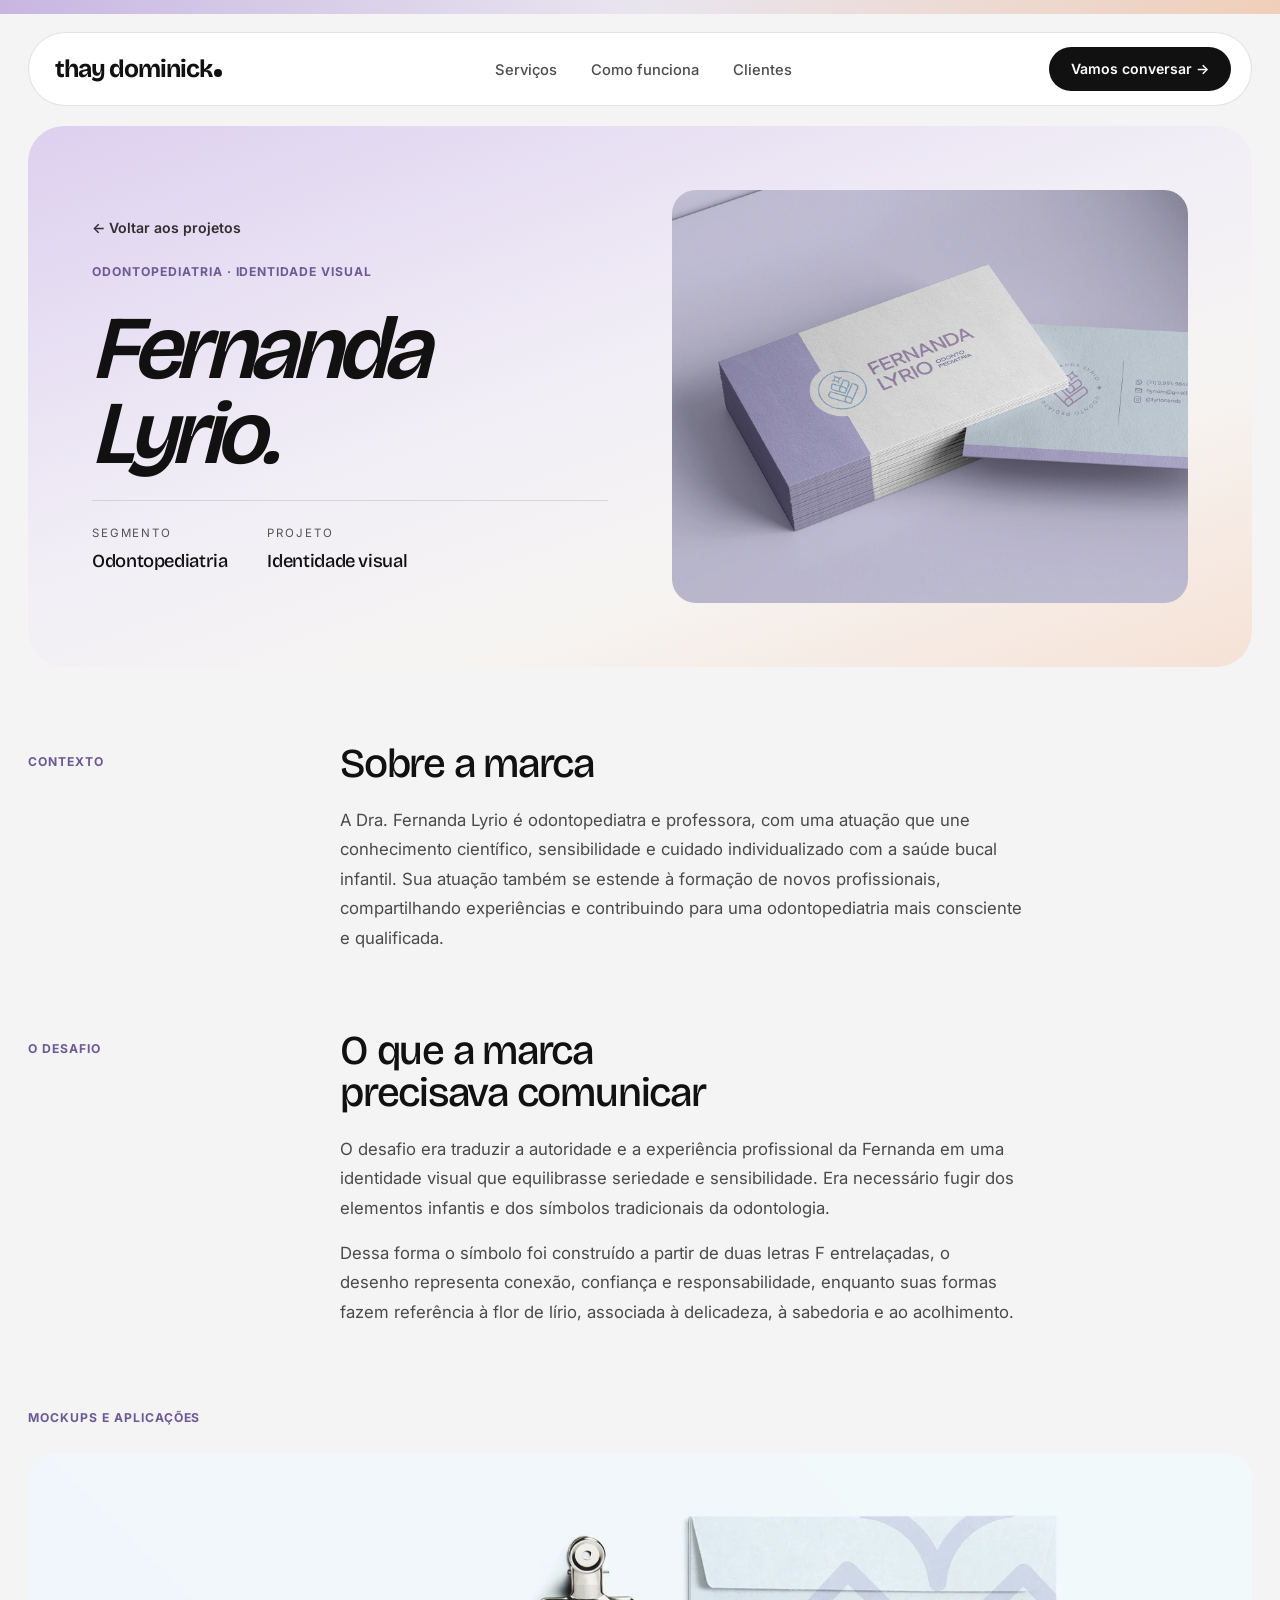
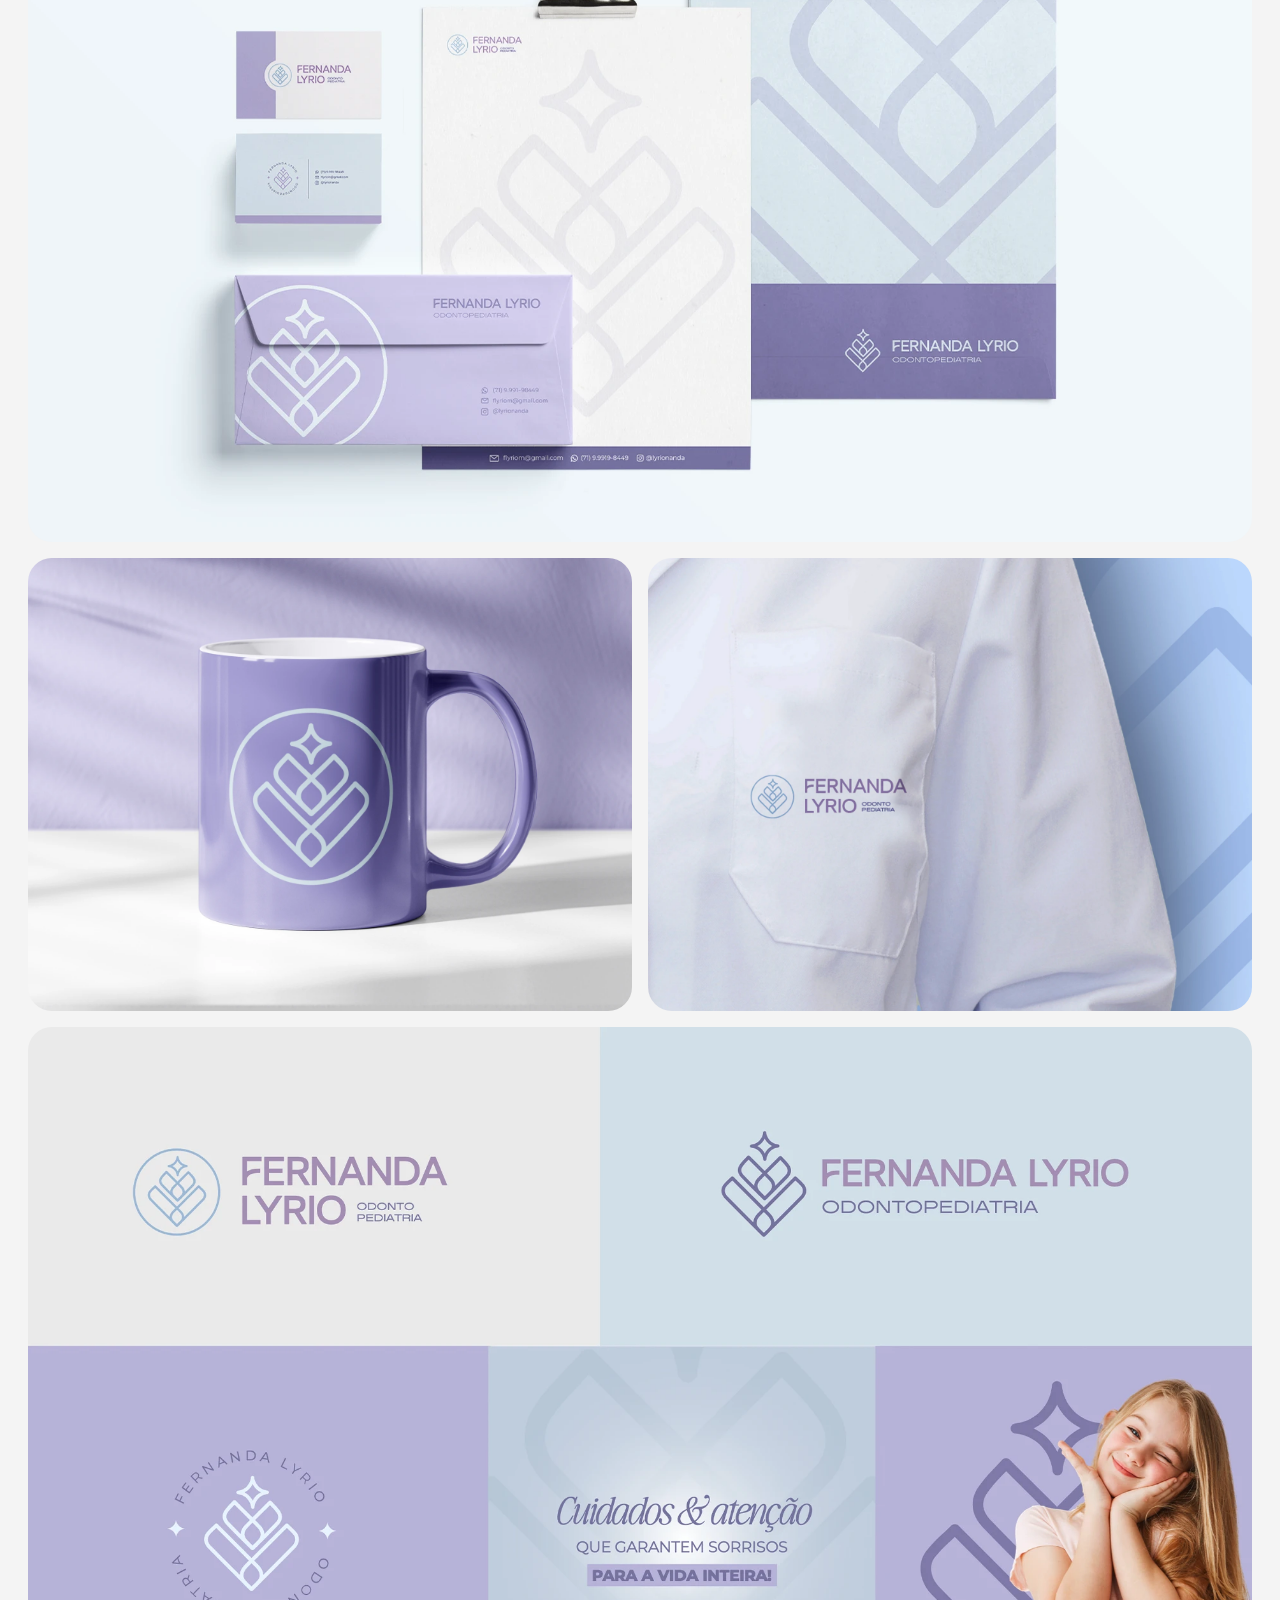
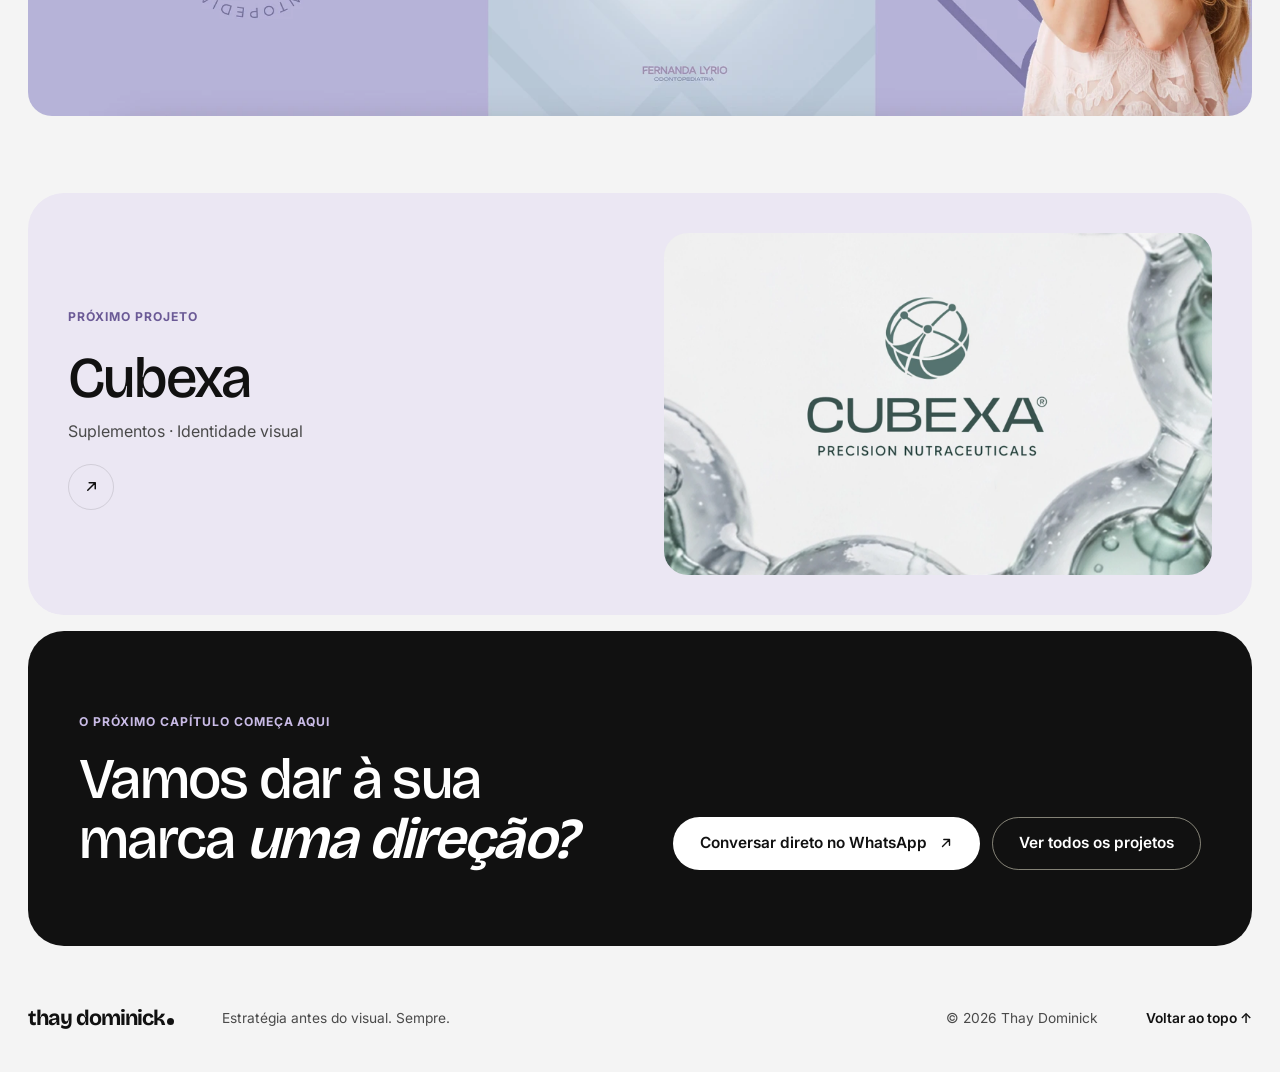
<file: projeto-fernanda-lyrio.html>
<!doctype html>
<html lang="pt-BR" class="theme-b">
<head>
<meta charset="utf-8">
<meta name="viewport" content="width=device-width, initial-scale=1, viewport-fit=cover">
<title>Fernanda Lyrio · Identidade visual — Thay Dominick</title>
<meta name="description" content="A Dra. Fernanda Lyrio é odontopediatra e professora, com uma atuação que une conhecimento científico, sensibilidade e cuidado individualizado com a saúde…">
<link rel="canonical" href="https://www.thaydesign.com.br/projeto-fernanda-lyrio.html">
<meta name="robots" content="index, follow">
<meta name="theme-color" content="#f4f4f4">
<link rel="icon" href="/favicon.ico" sizes="32x32">
<link rel="icon" type="image/png" sizes="192x192" href="/assets/icons/icon-192.png">
<link rel="apple-touch-icon" href="/assets/icons/apple-touch-icon.png">
<meta property="og:type" content="article">
<meta property="og:locale" content="pt_BR">
<meta property="og:site_name" content="Thay Dominick">
<meta property="og:title" content="Fernanda Lyrio · Identidade visual — Thay Dominick">
<meta property="og:description" content="A Dra. Fernanda Lyrio é odontopediatra e professora, com uma atuação que une conhecimento científico, sensibilidade e cuidado individualizado com a saúde…">
<meta property="og:url" content="https://www.thaydesign.com.br/projeto-fernanda-lyrio.html">
<meta property="og:image" content="https://www.thaydesign.com.br/assets/og/fernanda-lyrio.jpg">
<meta property="og:image:width" content="1200">
<meta property="og:image:height" content="960">
<meta name="twitter:card" content="summary_large_image">
<meta name="twitter:title" content="Fernanda Lyrio · Identidade visual — Thay Dominick">
<meta name="twitter:description" content="A Dra. Fernanda Lyrio é odontopediatra e professora, com uma atuação que une conhecimento científico, sensibilidade e cuidado individualizado com a saúde…">
<meta name="twitter:image" content="https://www.thaydesign.com.br/assets/og/fernanda-lyrio.jpg">
<script type="application/ld+json">{"@context": "https://schema.org", "@type": "CreativeWork", "name": "Fernanda Lyrio", "description": "A Dra. Fernanda Lyrio é odontopediatra e professora, com uma atuação que une conhecimento científico, sensibilidade e cuidado individualizado com a saúde…", "url": "https://www.thaydesign.com.br/projeto-fernanda-lyrio.html", "image": "https://www.thaydesign.com.br/assets/og/fernanda-lyrio.jpg", "inLanguage": "pt-BR", "creator": {"@type": "Person", "@id": "https://www.thaydesign.com.br/#thay", "name": "Thay Dominick", "url": "https://www.thaydesign.com.br/"}}</script>
<link rel="preconnect" href="https://fonts.googleapis.com">
<link rel="preconnect" href="https://fonts.gstatic.com" crossorigin>
<link rel="stylesheet" href="https://fonts.googleapis.com/css2?family=Bricolage+Grotesque:opsz,wght@12..96,400;12..96,500;12..96,600;12..96,700&family=Inter:wght@300;400;500;600;700;800&display=swap">
<link rel="stylesheet" href="styles.css">
<link rel="stylesheet" href="tema-proposta.css">
<script>document.documentElement.classList.add('js');</script>
</head>
<body>
<a class="skip-link" href="#conteudo">Pular para o conteúdo</a>

<svg width="0" height="0" style="position:absolute" aria-hidden="true" focusable="false">
  <symbol id="i-arrow" viewBox="0 0 16 16"><path d="M4 12 12 4M5.5 4H12v6.5" fill="none" stroke="currentColor" stroke-width="1.6" stroke-linecap="round" stroke-linejoin="round"/></symbol>
</svg>

<!-- MENU (igual ao da página inicial) -->
<header class="nav-wrap">
  <nav class="nav" aria-label="Principal">
    <a href="index.html" class="logo" aria-label="thay dominick. — página inicial">thay dominick</a>
    <ul class="nav-links">
      <li><a href="index.html#servicos">Serviços</a></li>
      <li><a href="index.html#processo">Como funciona</a></li>
      <li><a href="index.html#projetos">Clientes</a></li>
    </ul>
    <a href="index.html#contato" class="nav-cta">Vamos conversar →</a>
  </nav>
</header>

<main id="conteudo">

  <!-- ABERTURA DO PROJETO -->
  <div class="hero-wrap">
    <section class="case-hero on-wine" aria-labelledby="case-title">
      <div class="case-hero-text anim-stagger">
        <a class="back-link" href="index.html#projetos">← Voltar aos projetos</a>
        <p class="eyebrow" style="margin-bottom:0">Odontopediatria · Identidade visual</p>
        <h1 id="case-title"><em>Fernanda Lyrio.</em></h1>
        <dl class="case-meta">
          <div><dt>Segmento</dt><dd>Odontopediatria</dd></div>
          <div><dt>Projeto</dt><dd>Identidade visual</dd></div>
        </dl>
      </div>
      <div class="project-media anim-scale" data-empty="Imagem de capa">
        <img src="assets/fernanda-lyrio.webp" alt="Cartões de visita lilás e azul-claro com o logotipo de Fernanda Lyrio, Odontopediatria" width="1500" height="1200">
      </div>
    </section>
  </div>

  <div class="page">

    <!-- CONTEXTO DA MARCA — substitua o texto entre as marcações -->
    <section class="case-block anim" aria-labelledby="contexto-title">
      <p class="eyebrow">Contexto</p>
      <div class="case-block-body">
        <h2 id="contexto-title">Sobre a marca</h2>
        <p>A Dra. Fernanda Lyrio é odontopediatra e professora, com uma atuação que une conhecimento científico, sensibilidade e cuidado individualizado com a saúde bucal infantil. Sua atuação também se estende à formação de novos profissionais, compartilhando experiências e contribuindo para uma odontopediatria mais consciente e qualificada.</p>
      </div>
    </section>

    <!-- DESAFIO — substitua o texto entre as marcações -->
    <section class="case-block anim" aria-labelledby="desafio-title">
      <p class="eyebrow">O desafio</p>
      <div class="case-block-body">
        <h2 id="desafio-title">O que a marca precisava comunicar</h2>
        <p>O desafio era traduzir a autoridade e a experiência profissional da Fernanda em uma identidade visual que equilibrasse seriedade e sensibilidade. Era necessário fugir dos elementos infantis e dos símbolos tradicionais da odontologia.</p>
        <p>Dessa forma o símbolo foi construído a partir de duas letras F entrelaçadas, o desenho representa conexão, confiança e responsabilidade, enquanto suas formas fazem referência à flor de lírio, associada à delicadeza, à sabedoria e ao acolhimento.</p>
      </div>
    </section>

    <!-- MOCKUPS — coloque as imagens em assets/fernanda-lyrio/ com estes nomes (mockup-1.jpg … mockup-4.jpg) -->
    <section class="case-gallery" aria-labelledby="galeria-title">
      <p class="eyebrow" id="galeria-title">Mockups e aplicações</p>
      <div class="gallery-grid anim-stagger">
        <figure class="gallery-item wide">
          <div class="project-media" data-empty="Mockup 1 · assets/fernanda-lyrio/mockup-1.webp"><img src="assets/fernanda-lyrio/mockup-1.webp" alt="Papelaria de Fernanda Lyrio, Odontopediatria: cartões de visita, papel timbrado, envelope e pasta em lilás e azul-claro" width="1920" height="1080" loading="lazy"></div>
        </figure>
        <figure class="gallery-item">
          <div class="project-media" data-empty="Mockup 2 · assets/fernanda-lyrio/mockup-2.webp"><img src="assets/fernanda-lyrio/mockup-2.webp" alt="Caneca lilás com o símbolo de Fernanda Lyrio em linha azul-clara" width="1600" height="1200" loading="lazy"></div>
        </figure>
        <figure class="gallery-item">
          <div class="project-media" data-empty="Mockup 3 · assets/fernanda-lyrio/mockup-3.webp"><img src="assets/fernanda-lyrio/mockup-3.webp" alt="Jaleco branco com a assinatura de Fernanda Lyrio, Odontopediatria, bordada no bolso" width="1600" height="1200" loading="lazy"></div>
        </figure>
        <figure class="gallery-item wide keep-wide">
          <div class="project-media" data-empty="Mockup 4 · assets/fernanda-lyrio/mockup-4.webp"><img src="assets/fernanda-lyrio/mockup-4.webp" alt="Versões da marca Fernanda Lyrio, Odontopediatria: assinaturas horizontais, selo circular, post “Cuidados &amp; atenção que garantem sorrisos para a vida inteira!” e foto de uma menina sorrindo sobre fundo lilás" width="1920" height="1080" loading="lazy"></div>
        </figure>
      </div>
    </section>

    <!-- PRÓXIMO PROJETO -->
    <a class="next-project anim-scale anim" href="projeto-cubexa.html">
      <div>
        <p class="eyebrow">Próximo projeto</p>
        <h2>Cubexa</h2>
        <p>Suplementos · Identidade visual</p>
        <span class="arrow-dot" aria-hidden="true"><svg><use href="#i-arrow"/></svg></span>
      </div>
      <div class="project-media" data-empty="Imagem de capa">
        <img src="assets/cubexa.webp" alt="" loading="lazy" width="1500" height="1200">
      </div>
    </a>

    <!-- CHAMADA PARA CONTATO -->
    <section class="section section-wine on-wine anim-scale anim" aria-labelledby="cta-title">
      <div class="case-cta">
        <div>
          <p class="eyebrow">O próximo capítulo começa aqui</p>
          <h2 id="cta-title">Vamos dar à sua marca <em>uma direção?</em></h2>
        </div>
        <div class="case-cta-actions">
          <a class="btn btn-light" href="https://wa.me/message/RFP3ABHPMEVYG1" target="_blank" rel="noopener">Conversar direto no WhatsApp <svg class="arr" width="14" height="14" aria-hidden="true"><use href="#i-arrow"/></svg></a>
          <a class="btn btn-outline-light" href="index.html#projetos">Ver todos os projetos</a>
        </div>
      </div>
    </section>

  </div>
</main>

<footer class="footer">
  <span class="logo">thay dominick</span>
  <p>Estratégia antes do visual. Sempre.</p>
  <p>© 2026 Thay Dominick</p>
  <a href="#conteudo" class="back">Voltar ao topo ↑</a>
</footer>

<script src="script.js"></script>
</body>
</html>
</file>
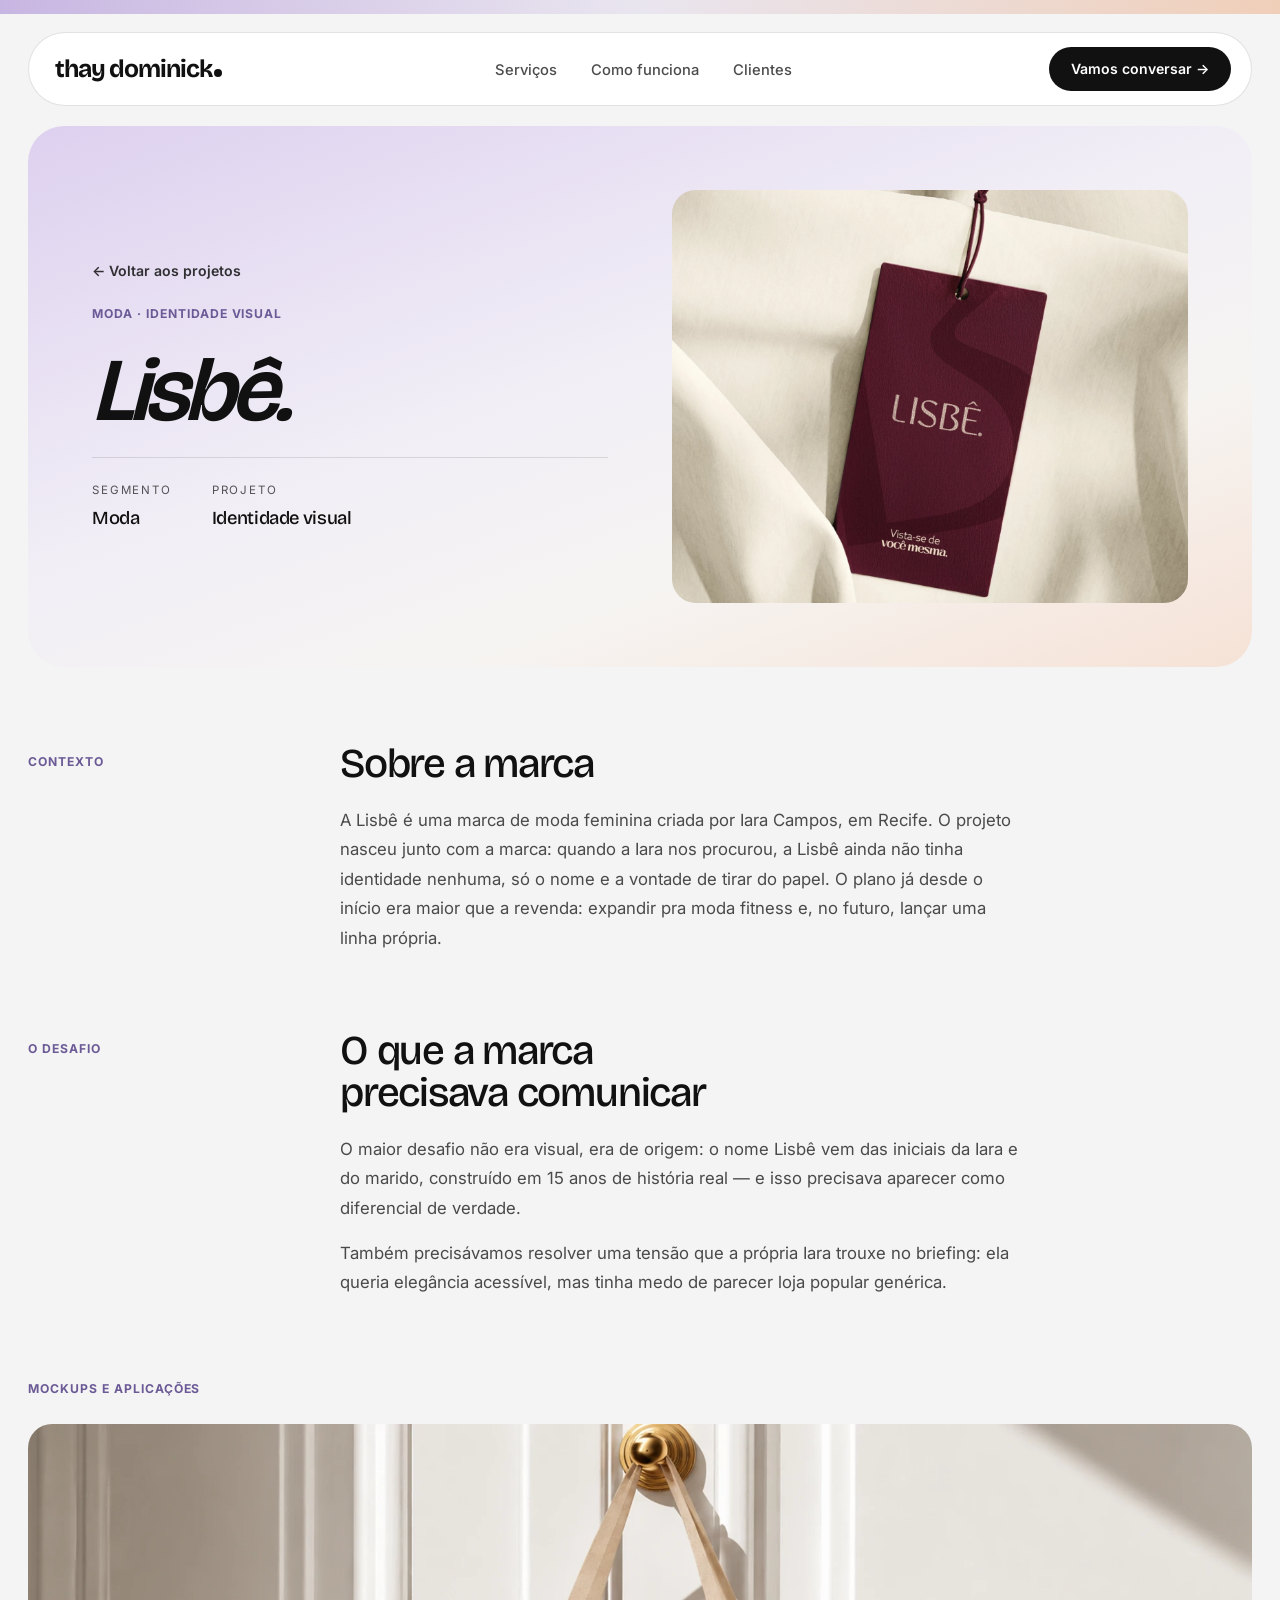
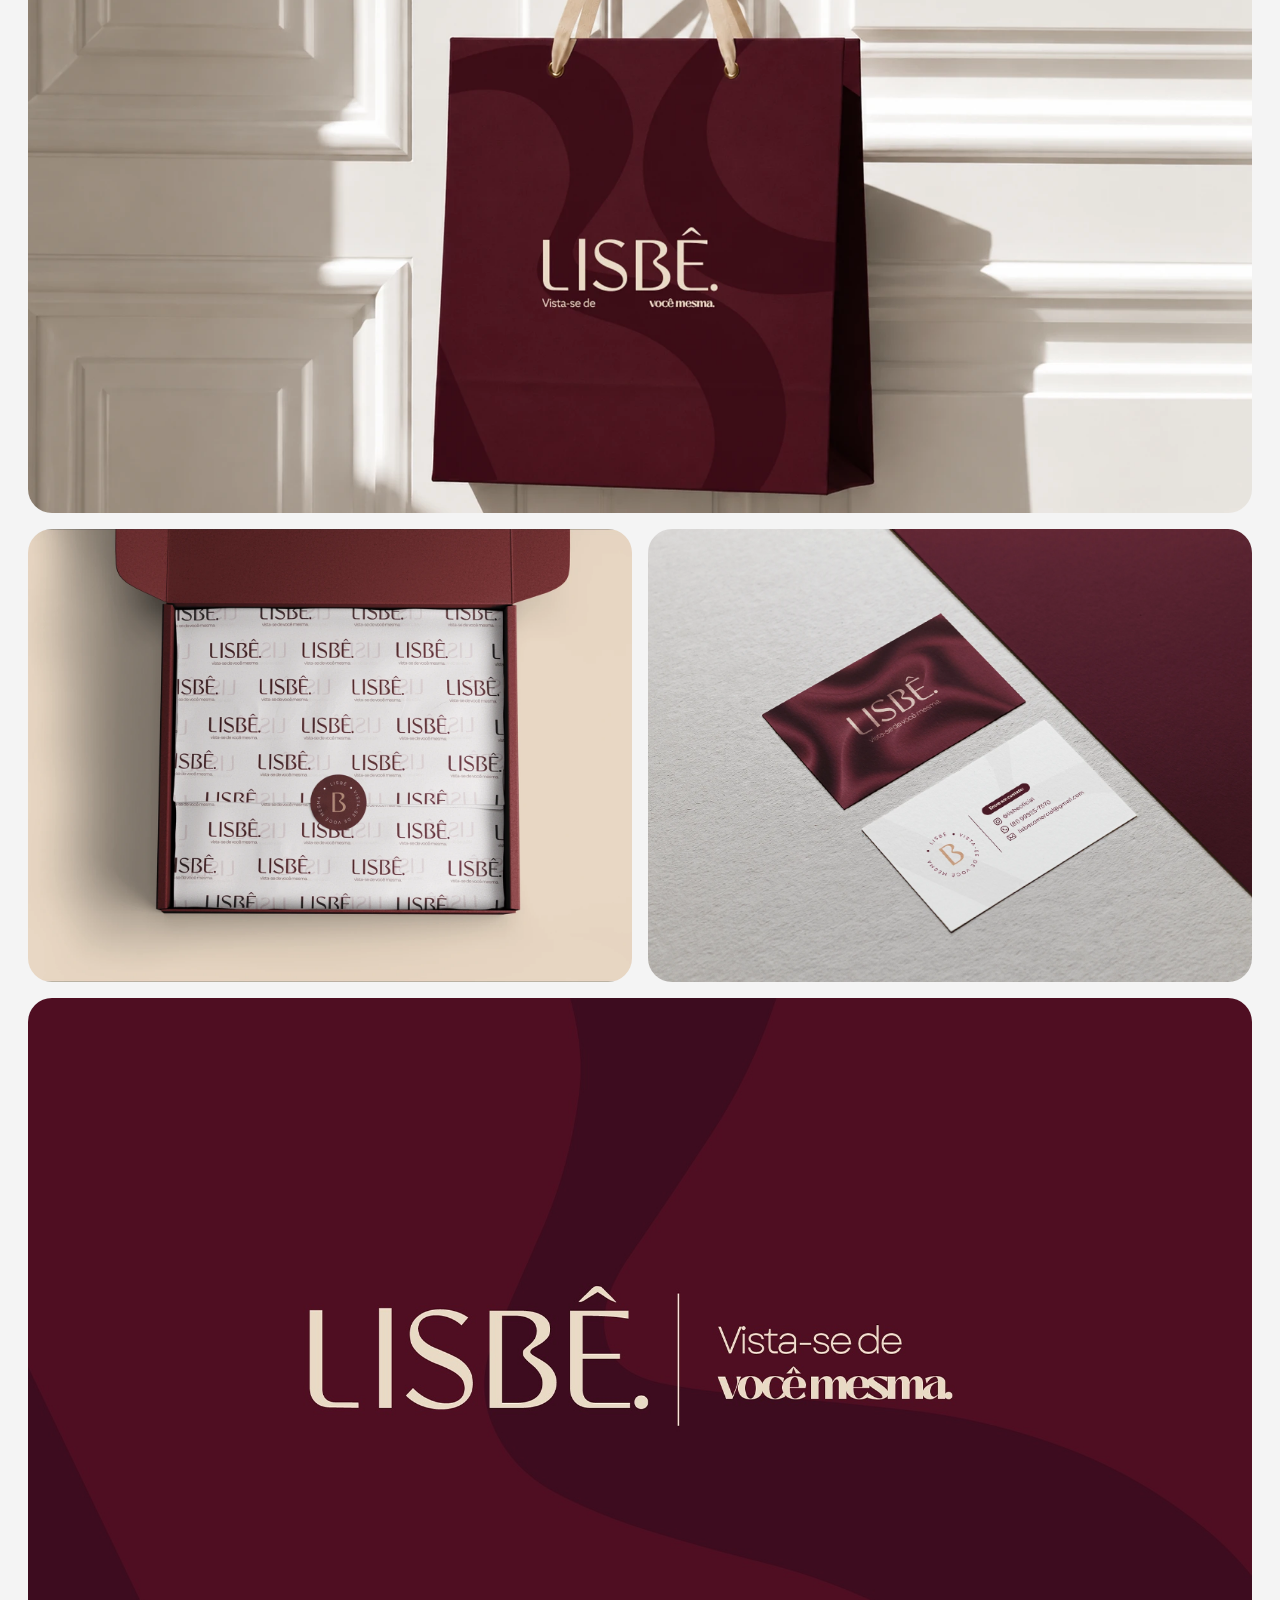
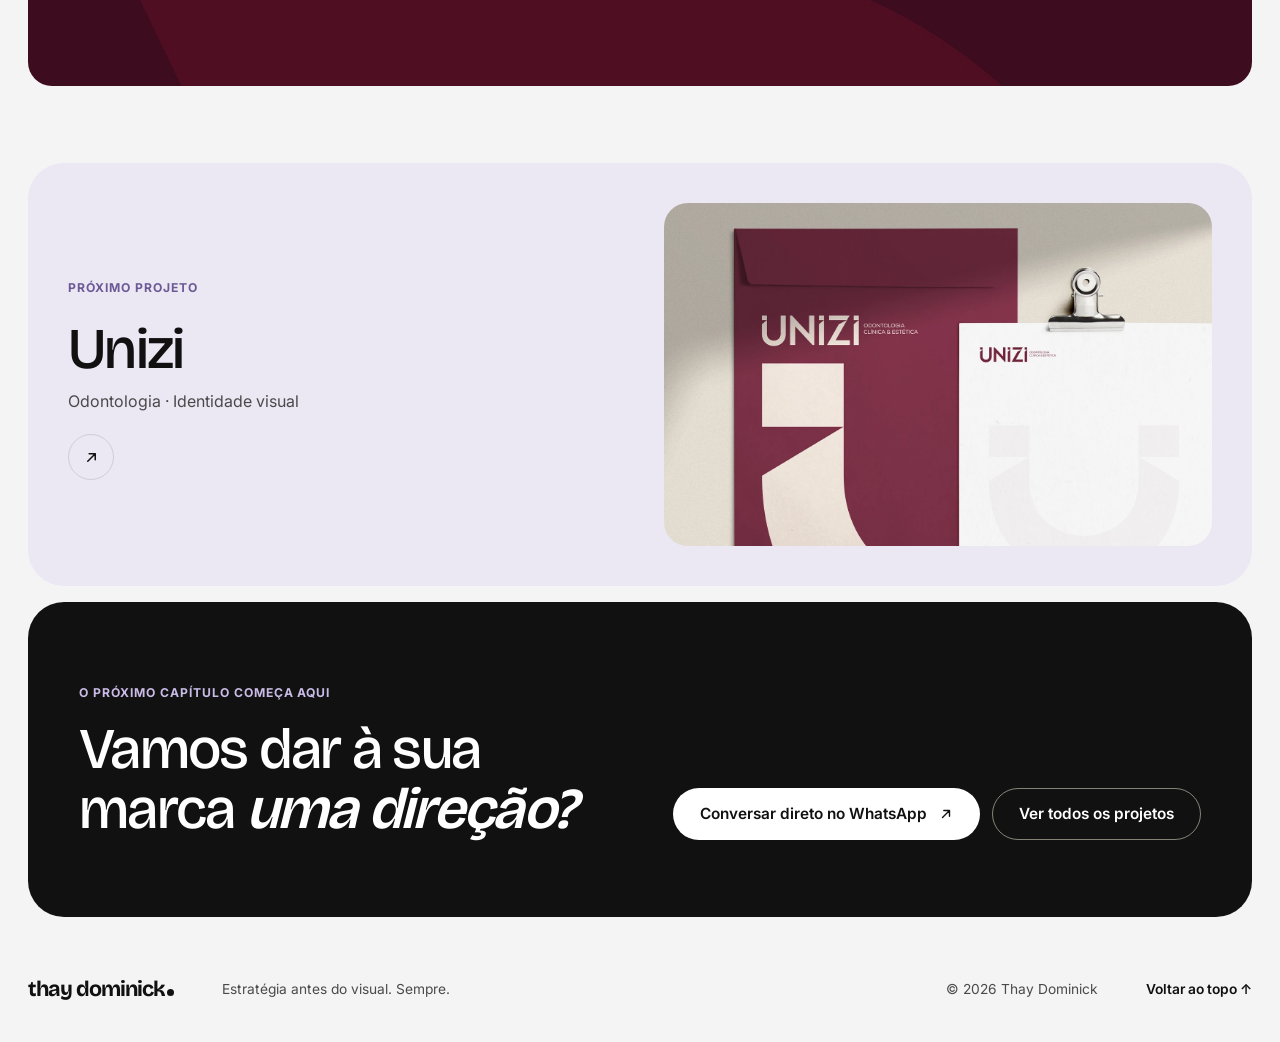
<file: projeto-lisbe.html>
<!doctype html>
<html lang="pt-BR" class="theme-b">
<head>
<meta charset="utf-8">
<meta name="viewport" content="width=device-width, initial-scale=1, viewport-fit=cover">
<title>Lisbê · Identidade visual — Thay Dominick</title>
<meta name="description" content="A Lisbê é uma marca de moda feminina criada por Iara Campos, em Recife. O projeto nasceu junto com a marca: quando a Iara nos procurou, a Lisbê ainda não…">
<link rel="canonical" href="https://www.thaydesign.com.br/projeto-lisbe.html">
<meta name="robots" content="index, follow">
<meta name="theme-color" content="#f4f4f4">
<link rel="icon" href="/favicon.ico" sizes="32x32">
<link rel="icon" type="image/png" sizes="192x192" href="/assets/icons/icon-192.png">
<link rel="apple-touch-icon" href="/assets/icons/apple-touch-icon.png">
<meta property="og:type" content="article">
<meta property="og:locale" content="pt_BR">
<meta property="og:site_name" content="Thay Dominick">
<meta property="og:title" content="Lisbê · Identidade visual — Thay Dominick">
<meta property="og:description" content="A Lisbê é uma marca de moda feminina criada por Iara Campos, em Recife. O projeto nasceu junto com a marca: quando a Iara nos procurou, a Lisbê ainda não…">
<meta property="og:url" content="https://www.thaydesign.com.br/projeto-lisbe.html">
<meta property="og:image" content="https://www.thaydesign.com.br/assets/og/lisbe.jpg">
<meta property="og:image:width" content="1200">
<meta property="og:image:height" content="960">
<meta name="twitter:card" content="summary_large_image">
<meta name="twitter:title" content="Lisbê · Identidade visual — Thay Dominick">
<meta name="twitter:description" content="A Lisbê é uma marca de moda feminina criada por Iara Campos, em Recife. O projeto nasceu junto com a marca: quando a Iara nos procurou, a Lisbê ainda não…">
<meta name="twitter:image" content="https://www.thaydesign.com.br/assets/og/lisbe.jpg">
<script type="application/ld+json">{"@context": "https://schema.org", "@type": "CreativeWork", "name": "Lisbê", "description": "A Lisbê é uma marca de moda feminina criada por Iara Campos, em Recife. O projeto nasceu junto com a marca: quando a Iara nos procurou, a Lisbê ainda não…", "url": "https://www.thaydesign.com.br/projeto-lisbe.html", "image": "https://www.thaydesign.com.br/assets/og/lisbe.jpg", "inLanguage": "pt-BR", "creator": {"@type": "Person", "@id": "https://www.thaydesign.com.br/#thay", "name": "Thay Dominick", "url": "https://www.thaydesign.com.br/"}}</script>
<link rel="preconnect" href="https://fonts.googleapis.com">
<link rel="preconnect" href="https://fonts.gstatic.com" crossorigin>
<link rel="stylesheet" href="https://fonts.googleapis.com/css2?family=Bricolage+Grotesque:opsz,wght@12..96,400;12..96,500;12..96,600;12..96,700&family=Inter:wght@300;400;500;600;700;800&display=swap">
<link rel="stylesheet" href="styles.css">
<link rel="stylesheet" href="tema-proposta.css">
<script>document.documentElement.classList.add('js');</script>
</head>
<body>
<a class="skip-link" href="#conteudo">Pular para o conteúdo</a>

<svg width="0" height="0" style="position:absolute" aria-hidden="true" focusable="false">
  <symbol id="i-arrow" viewBox="0 0 16 16"><path d="M4 12 12 4M5.5 4H12v6.5" fill="none" stroke="currentColor" stroke-width="1.6" stroke-linecap="round" stroke-linejoin="round"/></symbol>
</svg>

<!-- MENU (igual ao da página inicial) -->
<header class="nav-wrap">
  <nav class="nav" aria-label="Principal">
    <a href="index.html" class="logo" aria-label="thay dominick. — página inicial">thay dominick</a>
    <ul class="nav-links">
      <li><a href="index.html#servicos">Serviços</a></li>
      <li><a href="index.html#processo">Como funciona</a></li>
      <li><a href="index.html#projetos">Clientes</a></li>
    </ul>
    <a href="index.html#contato" class="nav-cta">Vamos conversar →</a>
  </nav>
</header>

<main id="conteudo">

  <!-- ABERTURA DO PROJETO -->
  <div class="hero-wrap">
    <section class="case-hero on-wine" aria-labelledby="case-title">
      <div class="case-hero-text anim-stagger">
        <a class="back-link" href="index.html#projetos">← Voltar aos projetos</a>
        <p class="eyebrow" style="margin-bottom:0">Moda · Identidade visual</p>
        <h1 id="case-title"><em>Lisbê.</em></h1>
        <dl class="case-meta">
          <div><dt>Segmento</dt><dd>Moda</dd></div>
          <div><dt>Projeto</dt><dd>Identidade visual</dd></div>
        </dl>
      </div>
      <div class="project-media anim-scale" data-empty="Imagem de capa">
        <img src="assets/lisbe.webp" alt="Tag bordô da Lisbê com a frase “Vista-se de você mesma” sobre tecido claro" width="1500" height="1200">
      </div>
    </section>
  </div>

  <div class="page">

    <!-- CONTEXTO DA MARCA — substitua o texto entre as marcações -->
    <section class="case-block anim" aria-labelledby="contexto-title">
      <p class="eyebrow">Contexto</p>
      <div class="case-block-body">
        <h2 id="contexto-title">Sobre a marca</h2>
        <p>A Lisbê é uma marca de moda feminina criada por Iara Campos, em Recife. O projeto nasceu junto com a marca: quando a Iara nos procurou, a Lisbê ainda não tinha identidade nenhuma, só o nome e a vontade de tirar do papel. O plano já desde o início era maior que a revenda: expandir pra moda fitness e, no futuro, lançar uma linha própria.</p>
      </div>
    </section>

    <!-- DESAFIO — substitua o texto entre as marcações -->
    <section class="case-block anim" aria-labelledby="desafio-title">
      <p class="eyebrow">O desafio</p>
      <div class="case-block-body">
        <h2 id="desafio-title">O que a marca precisava comunicar</h2>
        <p>O maior desafio não era visual, era de origem: o nome Lisbê vem das iniciais da Iara e do marido, construído em 15 anos de história real — e isso precisava aparecer como diferencial de verdade.</p>
        <p>Também precisávamos resolver uma tensão que a própria Iara trouxe no briefing: ela queria elegância acessível, mas tinha medo de parecer loja popular genérica.</p>
      </div>
    </section>

    <!-- MOCKUPS — coloque as imagens em assets/lisbe/ com estes nomes (mockup-1.jpg … mockup-4.jpg) -->
    <section class="case-gallery" aria-labelledby="galeria-title">
      <p class="eyebrow" id="galeria-title">Mockups e aplicações</p>
      <div class="gallery-grid anim-stagger">
        <figure class="gallery-item wide">
          <div class="project-media" data-empty="Mockup 1 · assets/lisbe/mockup-1.webp"><img src="assets/lisbe/mockup-1.webp" alt="Sacola bordô da Lisbê com alças de fita, pendurada na maçaneta de uma porta branca, com a frase “Vista-se de você mesma.”" width="1920" height="1080" loading="lazy"></div>
        </figure>
        <figure class="gallery-item">
          <div class="project-media" data-empty="Mockup 2 · assets/lisbe/mockup-2.webp"><img src="assets/lisbe/mockup-2.webp" alt="Caixa bordô da Lisbê aberta, com papel de seda estampado com o logotipo e selo redondo com a letra B" width="1600" height="1200" loading="lazy"></div>
        </figure>
        <figure class="gallery-item">
          <div class="project-media" data-empty="Mockup 3 · assets/lisbe/mockup-3.webp"><img src="assets/lisbe/mockup-3.webp" alt="Cartões de visita da Lisbê: frente bordô com textura de cetim e verso branco com o selo B e os contatos" width="1600" height="1200" loading="lazy"></div>
        </figure>
        <figure class="gallery-item wide">
          <div class="project-media" data-empty="Mockup 4 · assets/lisbe/mockup-4.jpg"><img src="assets/lisbe/mockup-4.jpg" alt="Assinatura da Lisbê em creme sobre fundo bordô com ondas: logotipo e a frase “Vista-se de você mesma.”" width="1920" height="1080" loading="lazy"></div>
        </figure>
      </div>
    </section>

    <!-- PRÓXIMO PROJETO -->
    <a class="next-project anim-scale anim" href="projeto-unizi.html">
      <div>
        <p class="eyebrow">Próximo projeto</p>
        <h2>Unizi</h2>
        <p>Odontologia · Identidade visual</p>
        <span class="arrow-dot" aria-hidden="true"><svg><use href="#i-arrow"/></svg></span>
      </div>
      <div class="project-media" data-empty="Imagem de capa">
        <img src="assets/unizi.webp" alt="" loading="lazy" width="1500" height="1200">
      </div>
    </a>

    <!-- CHAMADA PARA CONTATO -->
    <section class="section section-wine on-wine anim-scale anim" aria-labelledby="cta-title">
      <div class="case-cta">
        <div>
          <p class="eyebrow">O próximo capítulo começa aqui</p>
          <h2 id="cta-title">Vamos dar à sua marca <em>uma direção?</em></h2>
        </div>
        <div class="case-cta-actions">
          <a class="btn btn-light" href="https://wa.me/message/RFP3ABHPMEVYG1" target="_blank" rel="noopener">Conversar direto no WhatsApp <svg class="arr" width="14" height="14" aria-hidden="true"><use href="#i-arrow"/></svg></a>
          <a class="btn btn-outline-light" href="index.html#projetos">Ver todos os projetos</a>
        </div>
      </div>
    </section>

  </div>
</main>

<footer class="footer">
  <span class="logo">thay dominick</span>
  <p>Estratégia antes do visual. Sempre.</p>
  <p>© 2026 Thay Dominick</p>
  <a href="#conteudo" class="back">Voltar ao topo ↑</a>
</footer>

<script src="script.js"></script>
</body>
</html>
</file>
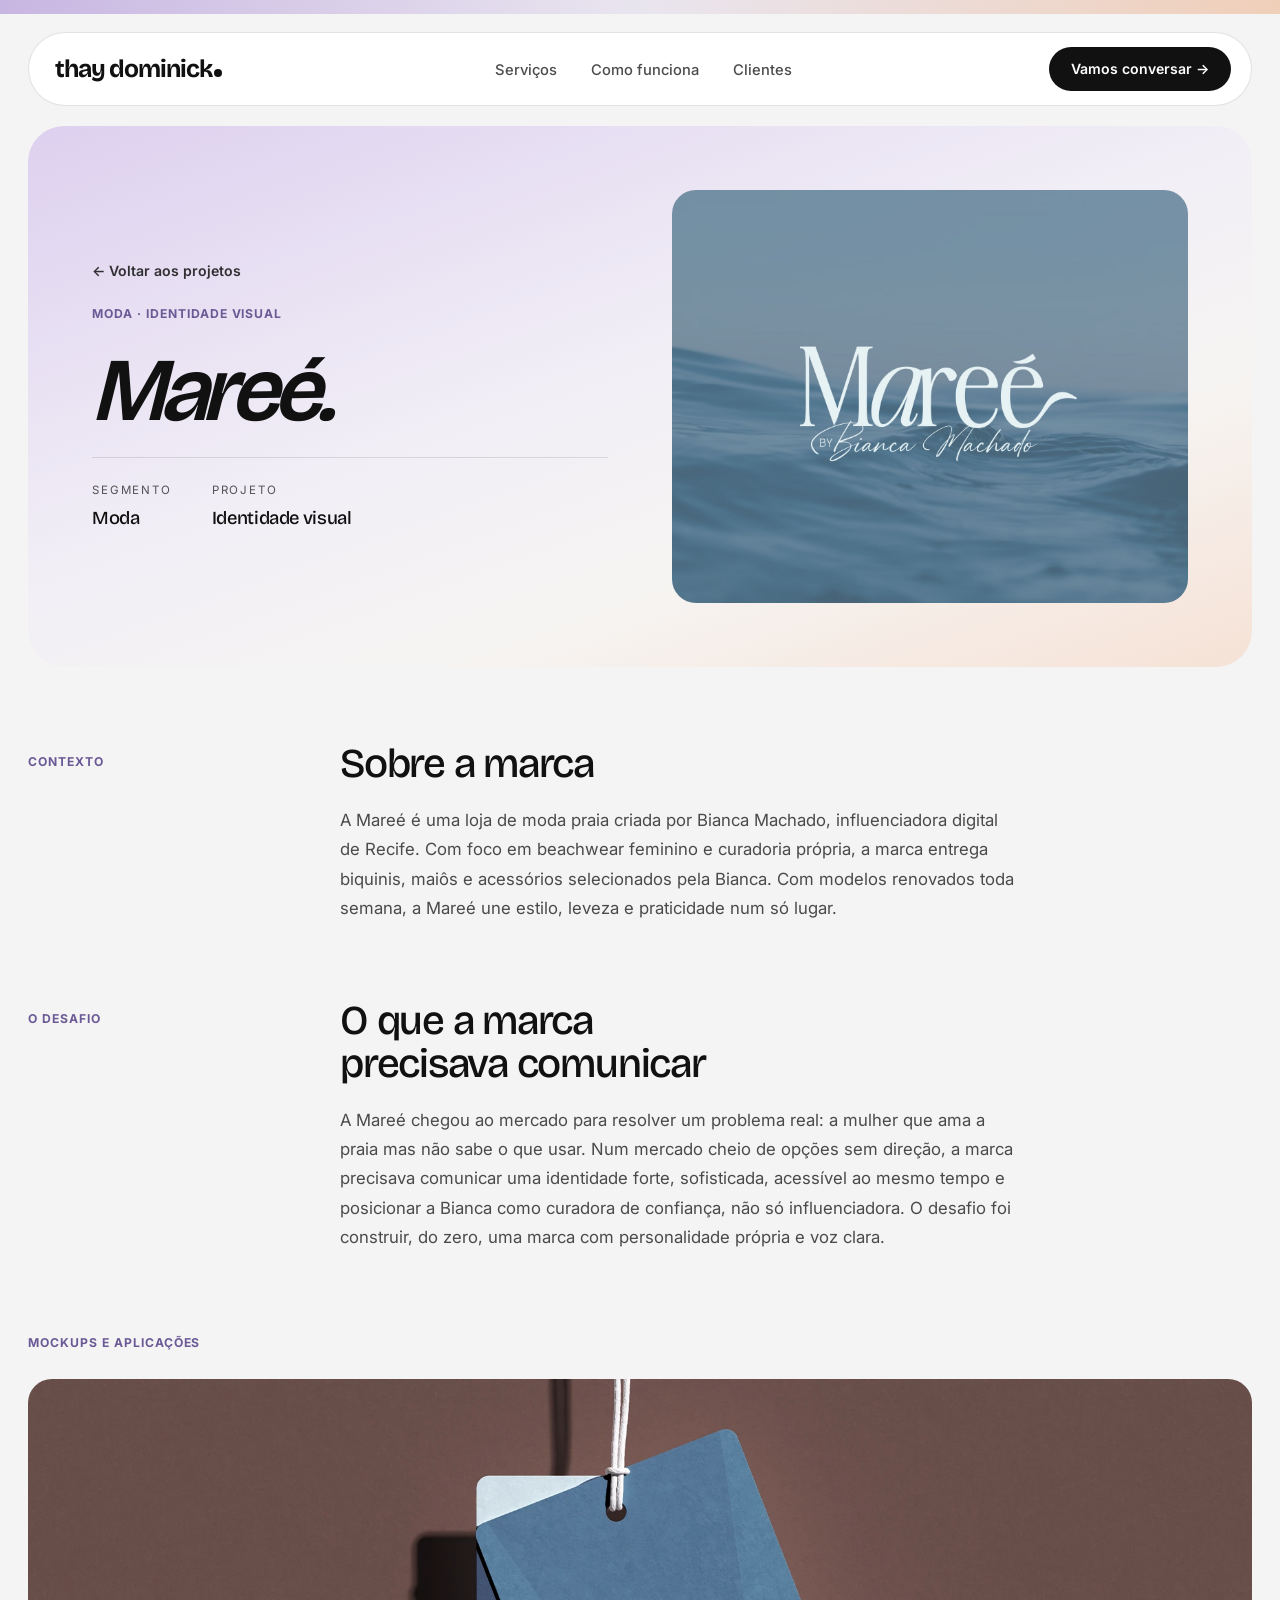
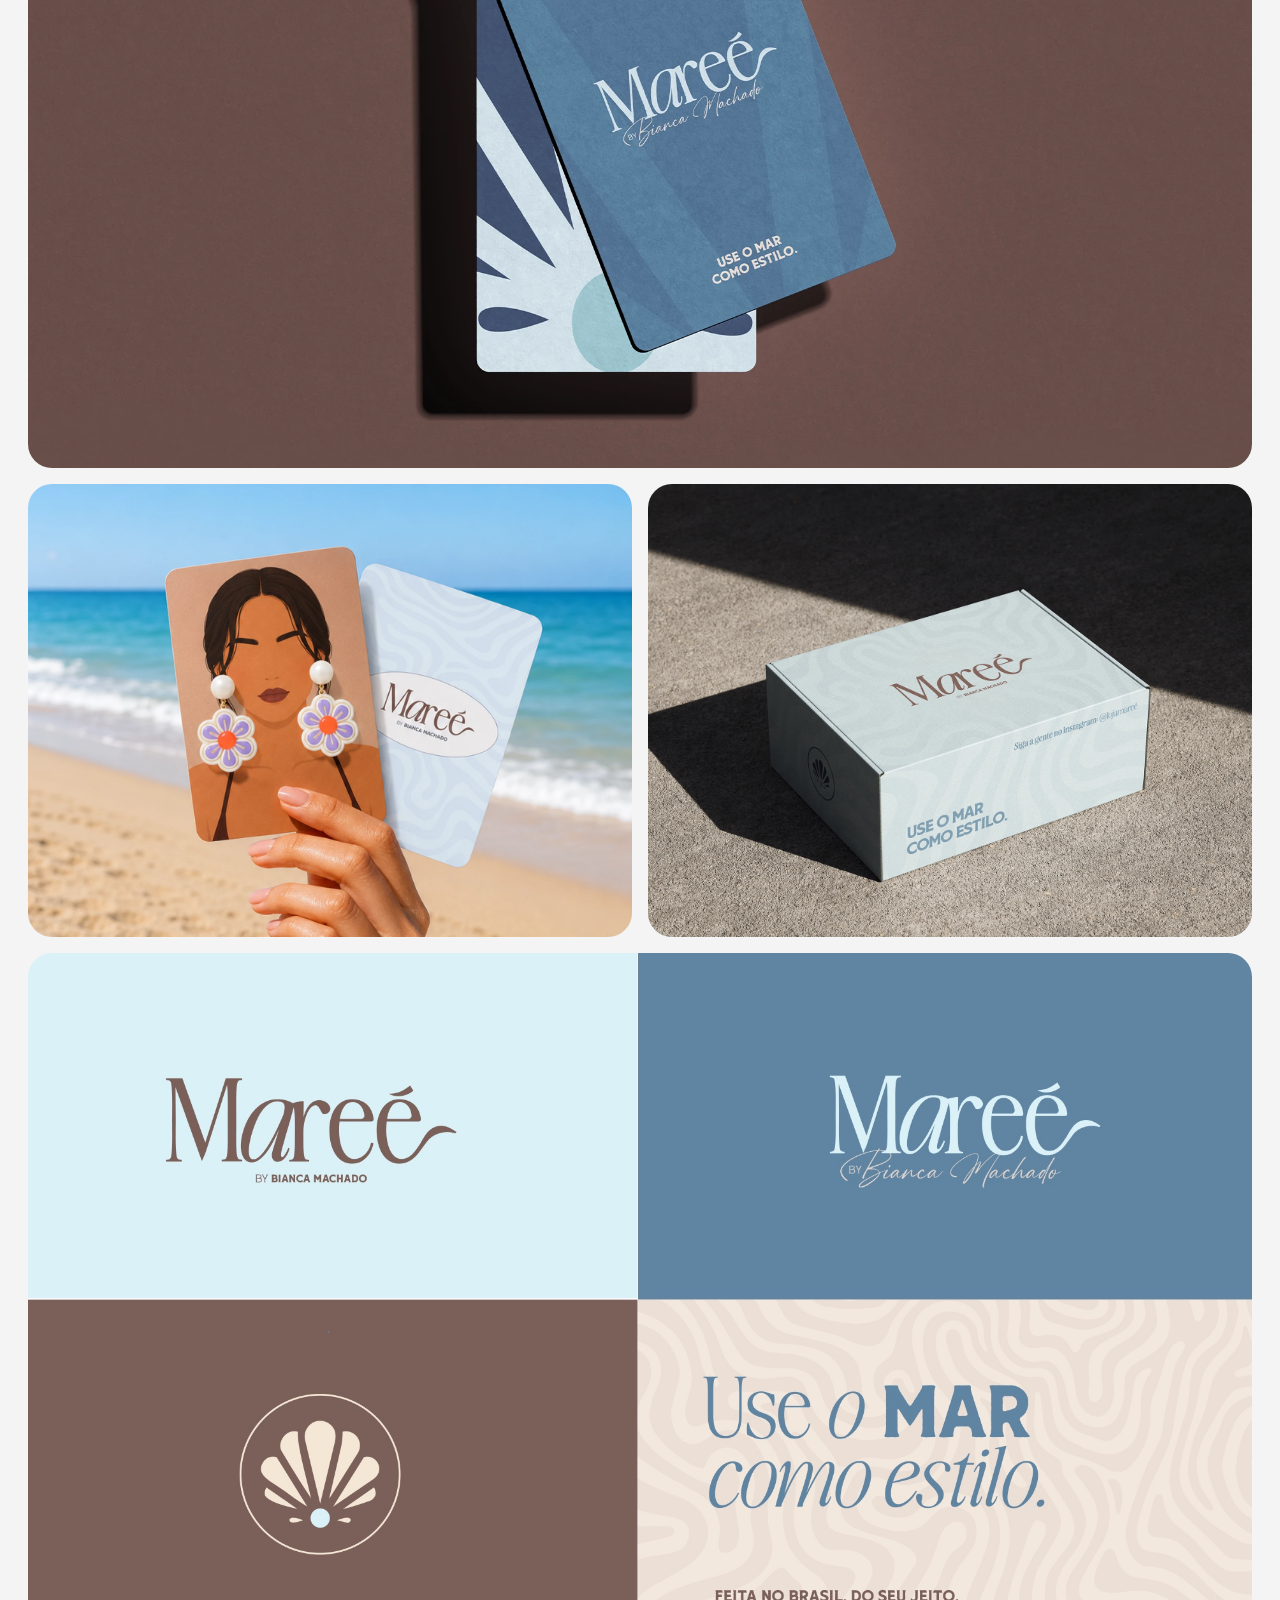
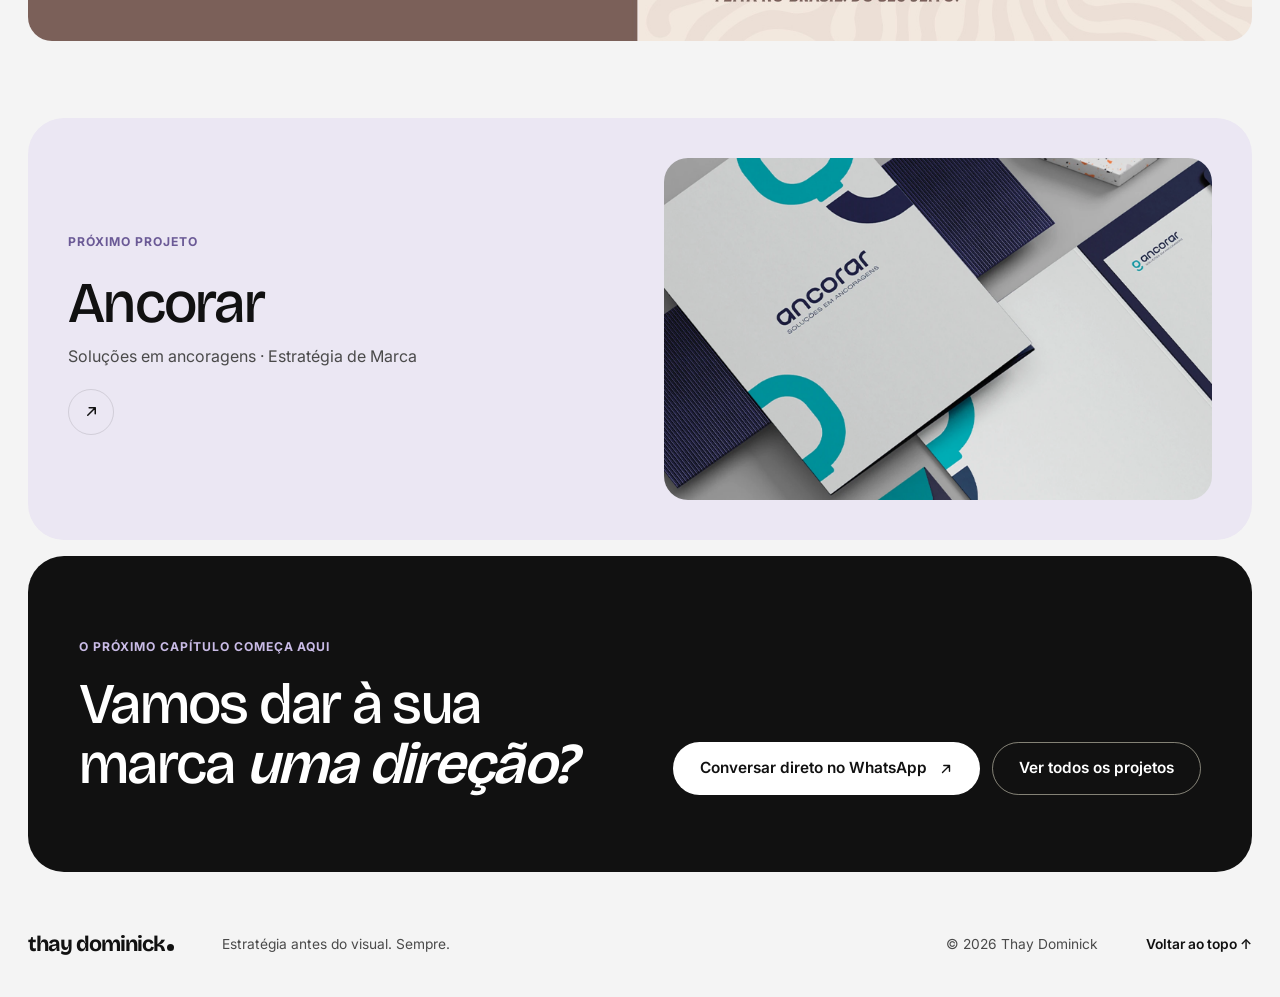
<file: projeto-maree.html>
<!doctype html>
<html lang="pt-BR" class="theme-b">
<head>
<meta charset="utf-8">
<meta name="viewport" content="width=device-width, initial-scale=1, viewport-fit=cover">
<title>Mareé · Identidade visual — Thay Dominick</title>
<meta name="description" content="A Mareé é uma loja de moda praia criada por Bianca Machado, influenciadora digital de Recife. Com foco em beachwear feminino e curadoria própria, a marca…">
<link rel="canonical" href="https://www.thaydesign.com.br/projeto-maree.html">
<meta name="robots" content="index, follow">
<meta name="theme-color" content="#f4f4f4">
<link rel="icon" href="/favicon.ico" sizes="32x32">
<link rel="icon" type="image/png" sizes="192x192" href="/assets/icons/icon-192.png">
<link rel="apple-touch-icon" href="/assets/icons/apple-touch-icon.png">
<meta property="og:type" content="article">
<meta property="og:locale" content="pt_BR">
<meta property="og:site_name" content="Thay Dominick">
<meta property="og:title" content="Mareé · Identidade visual — Thay Dominick">
<meta property="og:description" content="A Mareé é uma loja de moda praia criada por Bianca Machado, influenciadora digital de Recife. Com foco em beachwear feminino e curadoria própria, a marca…">
<meta property="og:url" content="https://www.thaydesign.com.br/projeto-maree.html">
<meta property="og:image" content="https://www.thaydesign.com.br/assets/og/maree.jpg">
<meta property="og:image:width" content="1200">
<meta property="og:image:height" content="960">
<meta name="twitter:card" content="summary_large_image">
<meta name="twitter:title" content="Mareé · Identidade visual — Thay Dominick">
<meta name="twitter:description" content="A Mareé é uma loja de moda praia criada por Bianca Machado, influenciadora digital de Recife. Com foco em beachwear feminino e curadoria própria, a marca…">
<meta name="twitter:image" content="https://www.thaydesign.com.br/assets/og/maree.jpg">
<script type="application/ld+json">{"@context": "https://schema.org", "@type": "CreativeWork", "name": "Mareé", "description": "A Mareé é uma loja de moda praia criada por Bianca Machado, influenciadora digital de Recife. Com foco em beachwear feminino e curadoria própria, a marca…", "url": "https://www.thaydesign.com.br/projeto-maree.html", "image": "https://www.thaydesign.com.br/assets/og/maree.jpg", "inLanguage": "pt-BR", "creator": {"@type": "Person", "@id": "https://www.thaydesign.com.br/#thay", "name": "Thay Dominick", "url": "https://www.thaydesign.com.br/"}}</script>
<link rel="preconnect" href="https://fonts.googleapis.com">
<link rel="preconnect" href="https://fonts.gstatic.com" crossorigin>
<link rel="stylesheet" href="https://fonts.googleapis.com/css2?family=Bricolage+Grotesque:opsz,wght@12..96,400;12..96,500;12..96,600;12..96,700&family=Inter:wght@300;400;500;600;700;800&display=swap">
<link rel="stylesheet" href="styles.css">
<link rel="stylesheet" href="tema-proposta.css">
<script>document.documentElement.classList.add('js');</script>
</head>
<body>
<a class="skip-link" href="#conteudo">Pular para o conteúdo</a>

<svg width="0" height="0" style="position:absolute" aria-hidden="true" focusable="false">
  <symbol id="i-arrow" viewBox="0 0 16 16"><path d="M4 12 12 4M5.5 4H12v6.5" fill="none" stroke="currentColor" stroke-width="1.6" stroke-linecap="round" stroke-linejoin="round"/></symbol>
</svg>

<!-- MENU (igual ao da página inicial) -->
<header class="nav-wrap">
  <nav class="nav" aria-label="Principal">
    <a href="index.html" class="logo" aria-label="thay dominick. — página inicial">thay dominick</a>
    <ul class="nav-links">
      <li><a href="index.html#servicos">Serviços</a></li>
      <li><a href="index.html#processo">Como funciona</a></li>
      <li><a href="index.html#projetos">Clientes</a></li>
    </ul>
    <a href="index.html#contato" class="nav-cta">Vamos conversar →</a>
  </nav>
</header>

<main id="conteudo">

  <!-- ABERTURA DO PROJETO -->
  <div class="hero-wrap">
    <section class="case-hero on-wine" aria-labelledby="case-title">
      <div class="case-hero-text anim-stagger">
        <a class="back-link" href="index.html#projetos">← Voltar aos projetos</a>
        <p class="eyebrow" style="margin-bottom:0">Moda · Identidade visual</p>
        <h1 id="case-title"><em>Mareé.</em></h1>
        <dl class="case-meta">
          <div><dt>Segmento</dt><dd>Moda</dd></div>
          <div><dt>Projeto</dt><dd>Identidade visual</dd></div>
        </dl>
      </div>
      <div class="project-media anim-scale" data-empty="Imagem de capa">
        <img src="assets/maree.jpg" alt="Logotipo da Mareé by Bianca Machado em branco sobre foto do mar em tons de azul" width="1500" height="1200">
      </div>
    </section>
  </div>

  <div class="page">

    <!-- CONTEXTO DA MARCA — substitua o texto entre as marcações -->
    <section class="case-block anim" aria-labelledby="contexto-title">
      <p class="eyebrow">Contexto</p>
      <div class="case-block-body">
        <h2 id="contexto-title">Sobre a marca</h2>
        <p>A Mareé é uma loja de moda praia criada por Bianca Machado, influenciadora digital de Recife. Com foco em beachwear feminino e curadoria própria, a marca entrega biquinis, maiôs e acessórios selecionados pela Bianca. Com modelos renovados toda semana, a Mareé une estilo, leveza e praticidade num só lugar.</p>
      </div>
    </section>

    <!-- DESAFIO — substitua o texto entre as marcações -->
    <section class="case-block anim" aria-labelledby="desafio-title">
      <p class="eyebrow">O desafio</p>
      <div class="case-block-body">
        <h2 id="desafio-title">O que a marca precisava comunicar</h2>
        <p>A Mareé chegou ao mercado para resolver um problema real: a mulher que ama a praia mas não sabe o que usar. Num mercado cheio de opções sem direção, a marca precisava comunicar uma identidade forte, sofisticada, acessível ao mesmo tempo e posicionar a Bianca como curadora de confiança, não só influenciadora. O desafio foi construir, do zero, uma marca com personalidade própria e voz clara.</p>
      </div>
    </section>

    <!-- MOCKUPS — coloque as imagens em assets/maree/ com estes nomes (mockup-1.jpg … mockup-4.jpg) -->
    <section class="case-gallery" aria-labelledby="galeria-title">
      <p class="eyebrow" id="galeria-title">Mockups e aplicações</p>
      <div class="gallery-grid anim-stagger">
        <figure class="gallery-item wide">
          <div class="project-media" data-empty="Mockup 1 · assets/maree/mockup-1.webp"><img src="assets/maree/mockup-1.webp" alt="Tags de roupa da Mareé by Bianca Machado em azul, com a frase “Use o mar como estilo.”, penduradas sobre fundo marrom" width="1920" height="1080" loading="lazy"></div>
        </figure>
        <figure class="gallery-item">
          <div class="project-media" data-empty="Mockup 2 · assets/maree/mockup-2.webp"><img src="assets/maree/mockup-2.webp" alt="Mão segurando, na praia, o cartão de brincos da Mareé com ilustração de mulher usando brincos de flor e o verso com o logotipo Mareé by Bianca Machado" width="1600" height="1200" loading="lazy"></div>
        </figure>
        <figure class="gallery-item">
          <div class="project-media" data-empty="Mockup 3 · assets/maree/mockup-3.webp"><img src="assets/maree/mockup-3.webp" alt="Caixa de envio azul-clara da Mareé by Bianca Machado com a frase “Use o mar como estilo.” sobre chão de concreto ao sol" width="1600" height="1200" loading="lazy"></div>
        </figure>
        <figure class="gallery-item wide keep-wide">
          <div class="project-media" data-empty="Mockup 4 · assets/maree/mockup-4.jpg"><img src="assets/maree/mockup-4.jpg" alt="Versões da marca Mareé: logotipo marrom sobre azul-claro, assinatura Mareé by Bianca Machado sobre azul, símbolo de concha em selo circular e a frase “Use o mar como estilo. Feita no Brasil. Do seu jeito.”" width="1920" height="1080" loading="lazy"></div>
        </figure>
      </div>
    </section>

    <!-- PRÓXIMO PROJETO -->
    <a class="next-project anim-scale anim" href="projeto-ancorar.html">
      <div>
        <p class="eyebrow">Próximo projeto</p>
        <h2>Ancorar</h2>
        <p>Soluções em ancoragens · Estratégia de Marca</p>
        <span class="arrow-dot" aria-hidden="true"><svg><use href="#i-arrow"/></svg></span>
      </div>
      <div class="project-media" data-empty="Imagem de capa">
        <img src="assets/ancorar.webp" alt="" loading="lazy" width="1500" height="1200">
      </div>
    </a>

    <!-- CHAMADA PARA CONTATO -->
    <section class="section section-wine on-wine anim-scale anim" aria-labelledby="cta-title">
      <div class="case-cta">
        <div>
          <p class="eyebrow">O próximo capítulo começa aqui</p>
          <h2 id="cta-title">Vamos dar à sua marca <em>uma direção?</em></h2>
        </div>
        <div class="case-cta-actions">
          <a class="btn btn-light" href="https://wa.me/message/RFP3ABHPMEVYG1" target="_blank" rel="noopener">Conversar direto no WhatsApp <svg class="arr" width="14" height="14" aria-hidden="true"><use href="#i-arrow"/></svg></a>
          <a class="btn btn-outline-light" href="index.html#projetos">Ver todos os projetos</a>
        </div>
      </div>
    </section>

  </div>
</main>

<footer class="footer">
  <span class="logo">thay dominick</span>
  <p>Estratégia antes do visual. Sempre.</p>
  <p>© 2026 Thay Dominick</p>
  <a href="#conteudo" class="back">Voltar ao topo ↑</a>
</footer>

<script src="script.js"></script>
</body>
</html>
</file>
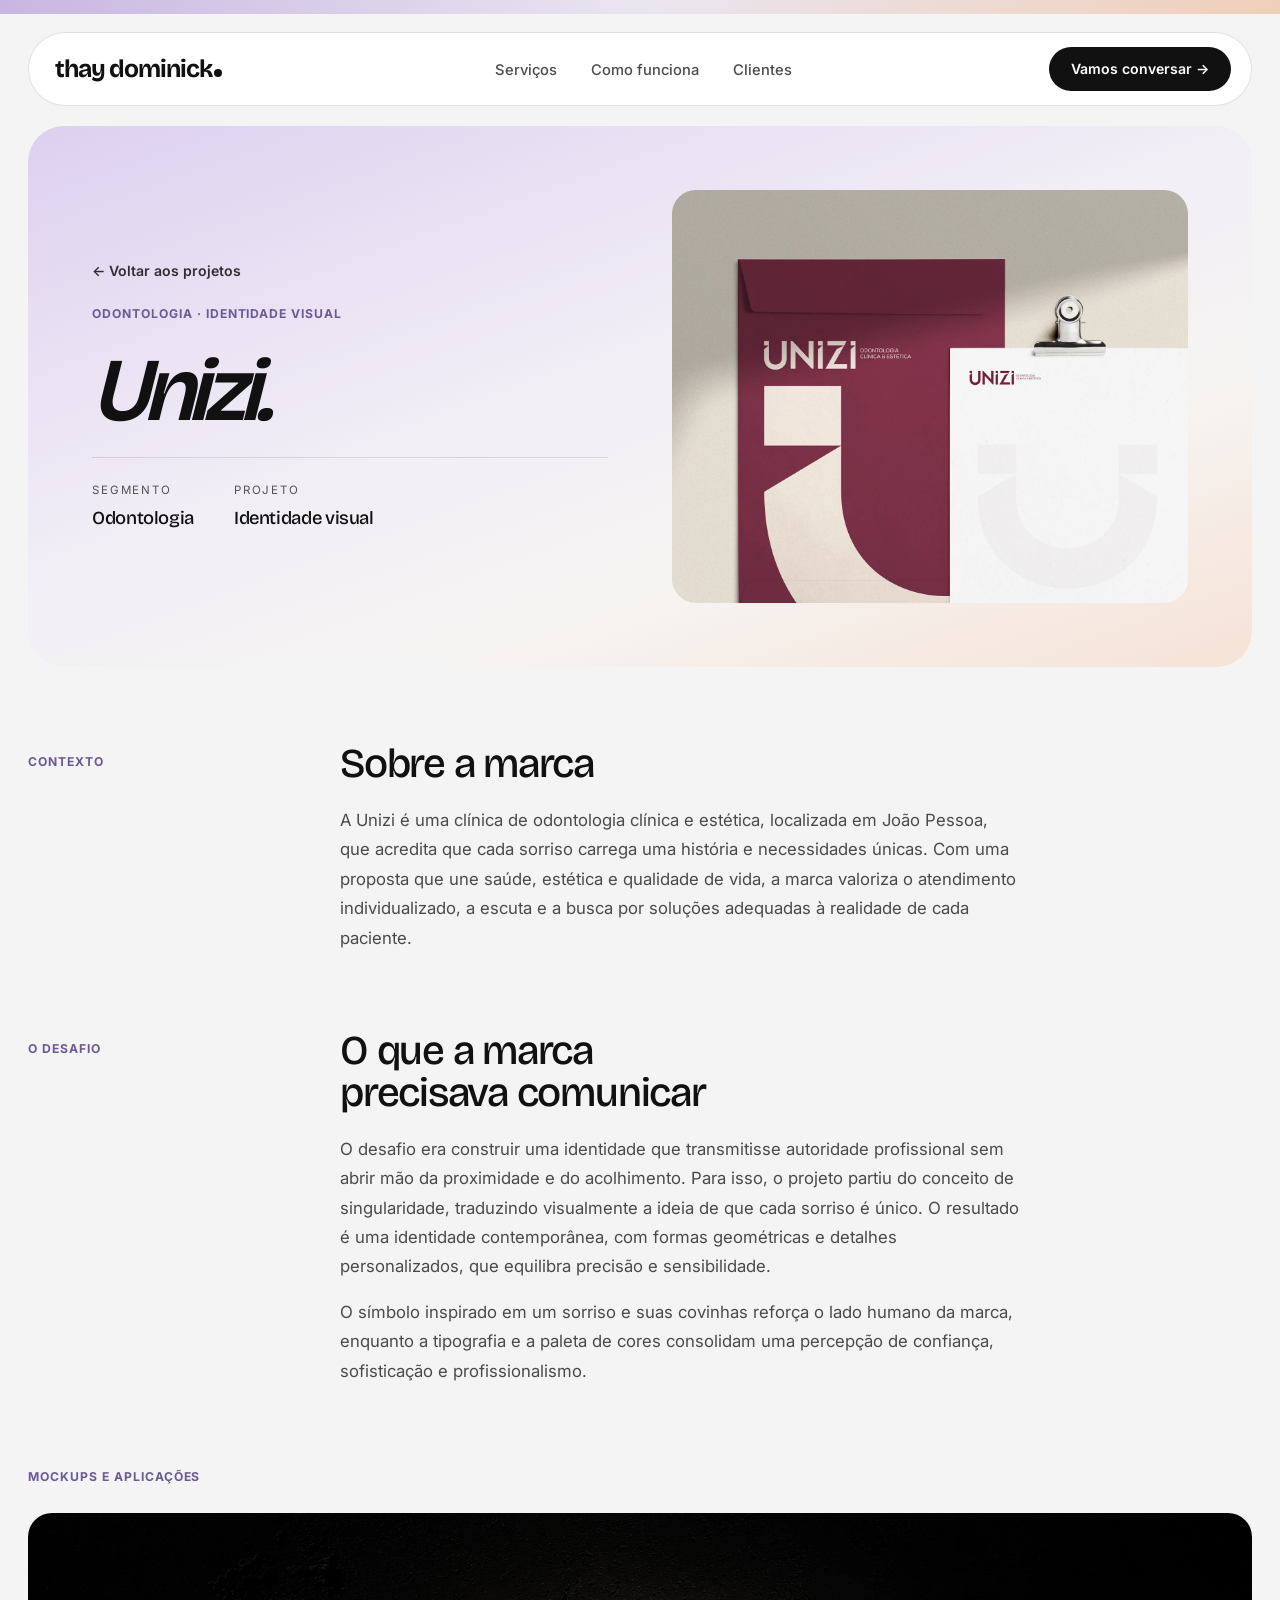
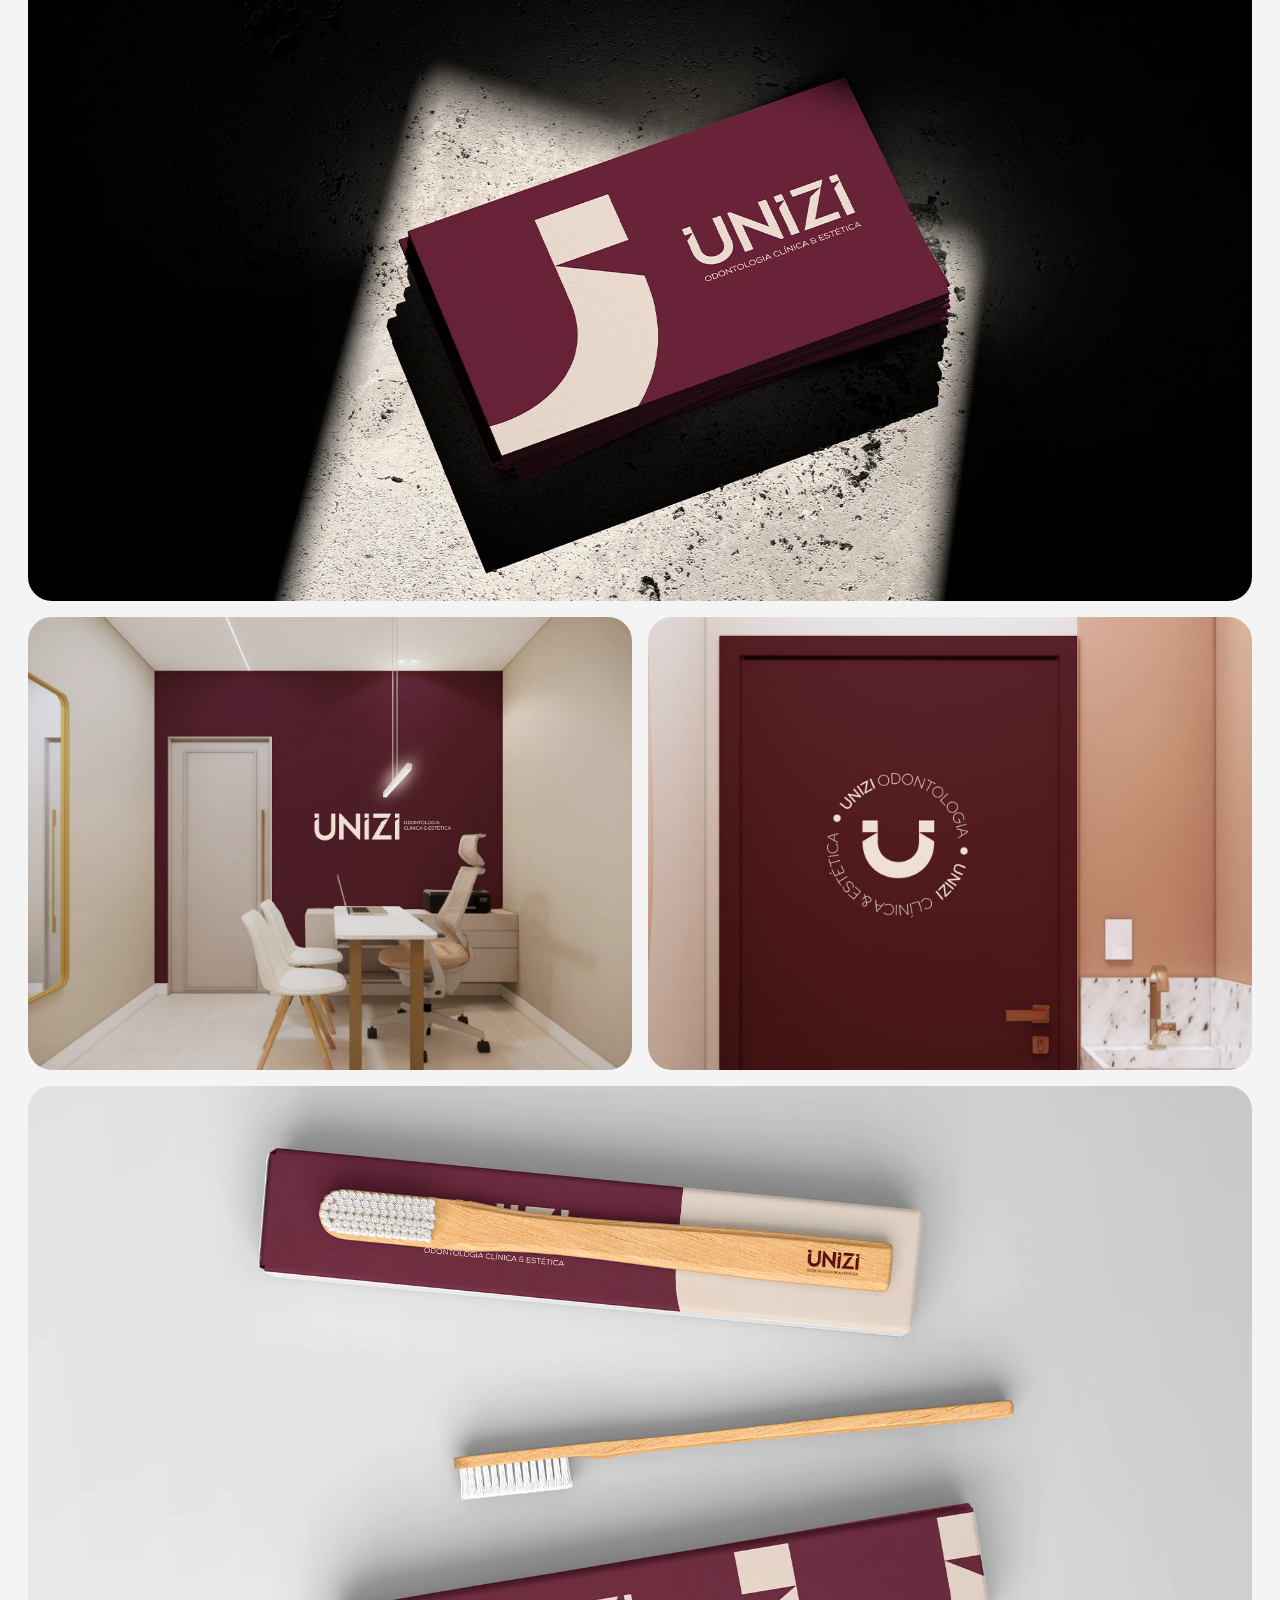
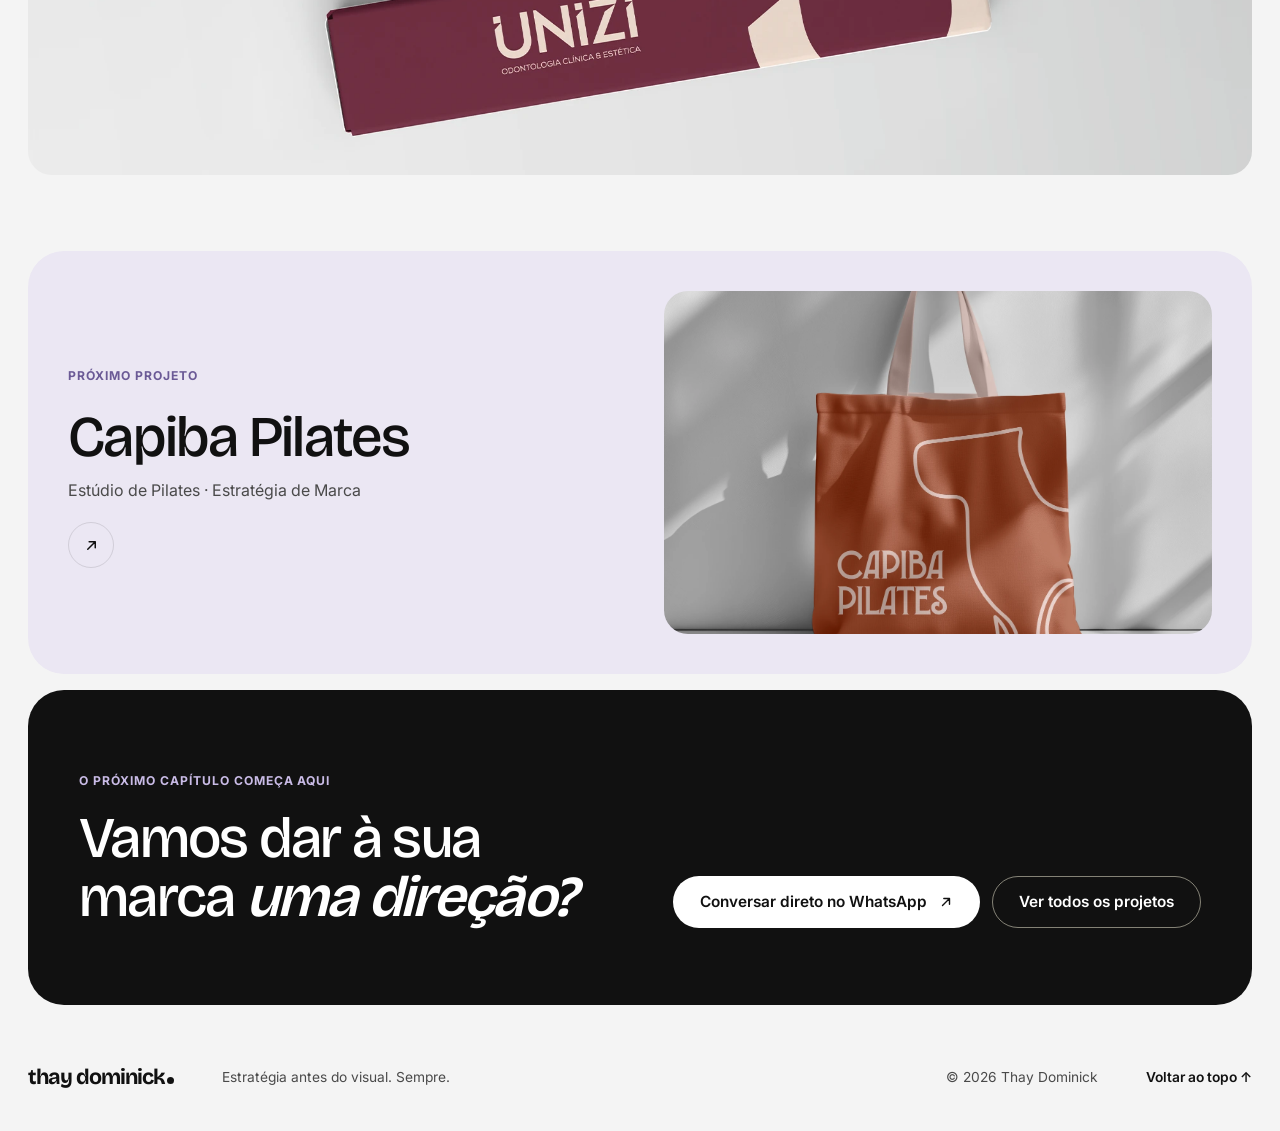
<file: projeto-unizi.html>
<!doctype html>
<html lang="pt-BR" class="theme-b">
<head>
<meta charset="utf-8">
<meta name="viewport" content="width=device-width, initial-scale=1, viewport-fit=cover">
<title>Unizi · Identidade visual — Thay Dominick</title>
<meta name="description" content="A Unizi é uma clínica de odontologia clínica e estética, localizada em João Pessoa, que acredita que cada sorriso carrega uma história e necessidades únicas.…">
<link rel="canonical" href="https://www.thaydesign.com.br/projeto-unizi.html">
<meta name="robots" content="index, follow">
<meta name="theme-color" content="#f4f4f4">
<link rel="icon" href="/favicon.ico" sizes="32x32">
<link rel="icon" type="image/png" sizes="192x192" href="/assets/icons/icon-192.png">
<link rel="apple-touch-icon" href="/assets/icons/apple-touch-icon.png">
<meta property="og:type" content="article">
<meta property="og:locale" content="pt_BR">
<meta property="og:site_name" content="Thay Dominick">
<meta property="og:title" content="Unizi · Identidade visual — Thay Dominick">
<meta property="og:description" content="A Unizi é uma clínica de odontologia clínica e estética, localizada em João Pessoa, que acredita que cada sorriso carrega uma história e necessidades únicas.…">
<meta property="og:url" content="https://www.thaydesign.com.br/projeto-unizi.html">
<meta property="og:image" content="https://www.thaydesign.com.br/assets/og/unizi.jpg">
<meta property="og:image:width" content="1200">
<meta property="og:image:height" content="960">
<meta name="twitter:card" content="summary_large_image">
<meta name="twitter:title" content="Unizi · Identidade visual — Thay Dominick">
<meta name="twitter:description" content="A Unizi é uma clínica de odontologia clínica e estética, localizada em João Pessoa, que acredita que cada sorriso carrega uma história e necessidades únicas.…">
<meta name="twitter:image" content="https://www.thaydesign.com.br/assets/og/unizi.jpg">
<script type="application/ld+json">{"@context": "https://schema.org", "@type": "CreativeWork", "name": "Unizi", "description": "A Unizi é uma clínica de odontologia clínica e estética, localizada em João Pessoa, que acredita que cada sorriso carrega uma história e necessidades únicas.…", "url": "https://www.thaydesign.com.br/projeto-unizi.html", "image": "https://www.thaydesign.com.br/assets/og/unizi.jpg", "inLanguage": "pt-BR", "creator": {"@type": "Person", "@id": "https://www.thaydesign.com.br/#thay", "name": "Thay Dominick", "url": "https://www.thaydesign.com.br/"}}</script>
<link rel="preconnect" href="https://fonts.googleapis.com">
<link rel="preconnect" href="https://fonts.gstatic.com" crossorigin>
<link rel="stylesheet" href="https://fonts.googleapis.com/css2?family=Bricolage+Grotesque:opsz,wght@12..96,400;12..96,500;12..96,600;12..96,700&family=Inter:wght@300;400;500;600;700;800&display=swap">
<link rel="stylesheet" href="styles.css">
<link rel="stylesheet" href="tema-proposta.css">
<script>document.documentElement.classList.add('js');</script>
</head>
<body>
<a class="skip-link" href="#conteudo">Pular para o conteúdo</a>

<svg width="0" height="0" style="position:absolute" aria-hidden="true" focusable="false">
  <symbol id="i-arrow" viewBox="0 0 16 16"><path d="M4 12 12 4M5.5 4H12v6.5" fill="none" stroke="currentColor" stroke-width="1.6" stroke-linecap="round" stroke-linejoin="round"/></symbol>
</svg>

<!-- MENU (igual ao da página inicial) -->
<header class="nav-wrap">
  <nav class="nav" aria-label="Principal">
    <a href="index.html" class="logo" aria-label="thay dominick. — página inicial">thay dominick</a>
    <ul class="nav-links">
      <li><a href="index.html#servicos">Serviços</a></li>
      <li><a href="index.html#processo">Como funciona</a></li>
      <li><a href="index.html#projetos">Clientes</a></li>
    </ul>
    <a href="index.html#contato" class="nav-cta">Vamos conversar →</a>
  </nav>
</header>

<main id="conteudo">

  <!-- ABERTURA DO PROJETO -->
  <div class="hero-wrap">
    <section class="case-hero on-wine" aria-labelledby="case-title">
      <div class="case-hero-text anim-stagger">
        <a class="back-link" href="index.html#projetos">← Voltar aos projetos</a>
        <p class="eyebrow" style="margin-bottom:0">Odontologia · Identidade visual</p>
        <h1 id="case-title"><em>Unizi.</em></h1>
        <dl class="case-meta">
          <div><dt>Segmento</dt><dd>Odontologia</dd></div>
          <div><dt>Projeto</dt><dd>Identidade visual</dd></div>
        </dl>
      </div>
      <div class="project-media anim-scale" data-empty="Imagem de capa">
        <img src="assets/unizi.webp" alt="Envelope bordô e papel timbrado com a identidade da Unizi Odontologia" width="1500" height="1200">
      </div>
    </section>
  </div>

  <div class="page">

    <!-- CONTEXTO DA MARCA — substitua o texto entre as marcações -->
    <section class="case-block anim" aria-labelledby="contexto-title">
      <p class="eyebrow">Contexto</p>
      <div class="case-block-body">
        <h2 id="contexto-title">Sobre a marca</h2>
        <p>A Unizi é uma clínica de odontologia clínica e estética, localizada em João Pessoa, que acredita que cada sorriso carrega uma história e necessidades únicas. Com uma proposta que une saúde, estética e qualidade de vida, a marca valoriza o atendimento individualizado, a escuta e a busca por soluções adequadas à realidade de cada paciente.</p>
      </div>
    </section>

    <!-- DESAFIO — substitua o texto entre as marcações -->
    <section class="case-block anim" aria-labelledby="desafio-title">
      <p class="eyebrow">O desafio</p>
      <div class="case-block-body">
        <h2 id="desafio-title">O que a marca precisava comunicar</h2>
        <p>O desafio era construir uma identidade que transmitisse autoridade profissional sem abrir mão da proximidade e do acolhimento. Para isso, o projeto partiu do conceito de singularidade, traduzindo visualmente a ideia de que cada sorriso é único. O resultado é uma identidade contemporânea, com formas geométricas e detalhes personalizados, que equilibra precisão e sensibilidade.</p>
        <p>O símbolo inspirado em um sorriso e suas covinhas reforça o lado humano da marca, enquanto a tipografia e a paleta de cores consolidam uma percepção de confiança, sofisticação e profissionalismo.</p>
      </div>
    </section>

    <!-- MOCKUPS — coloque as imagens em assets/unizi/ com estes nomes (mockup-1.jpg … mockup-4.jpg) -->
    <section class="case-gallery" aria-labelledby="galeria-title">
      <p class="eyebrow" id="galeria-title">Mockups e aplicações</p>
      <div class="gallery-grid anim-stagger">
        <figure class="gallery-item wide">
          <div class="project-media" data-empty="Mockup 1 · assets/unizi/mockup-1.webp"><img src="assets/unizi/mockup-1.webp" alt="Pilha de cartões de visita bordô da Unizi Odontologia Clínica &amp; Estética, iluminada por um feixe de luz sobre concreto" width="1920" height="1080" loading="lazy"></div>
        </figure>
        <figure class="gallery-item">
          <div class="project-media" data-empty="Mockup 2 · assets/unizi/mockup-2.webp"><img src="assets/unizi/mockup-2.webp" alt="Consultório com parede bordô e o logotipo da Unizi Odontologia Clínica &amp; Estética aplicado em creme" width="1600" height="1200" loading="lazy"></div>
        </figure>
        <figure class="gallery-item">
          <div class="project-media" data-empty="Mockup 3 · assets/unizi/mockup-3.jpg"><img src="assets/unizi/mockup-3.jpg" alt="Porta bordô com o selo circular da Unizi Odontologia Clínica &amp; Estética aplicado em creme" width="1600" height="1200" loading="lazy"></div>
        </figure>
        <figure class="gallery-item wide">
          <div class="project-media" data-empty="Mockup 4 · assets/unizi/mockup-4.webp"><img src="assets/unizi/mockup-4.webp" alt="Escovas de dente de bambu com o logotipo da Unizi gravado e embalagens bordô e creme da marca" width="1920" height="1080" loading="lazy"></div>
        </figure>
      </div>
    </section>

    <!-- PRÓXIMO PROJETO -->
    <a class="next-project anim-scale anim" href="projeto-capiba-pilates.html">
      <div>
        <p class="eyebrow">Próximo projeto</p>
        <h2>Capiba Pilates</h2>
        <p>Estúdio de Pilates · Estratégia de Marca</p>
        <span class="arrow-dot" aria-hidden="true"><svg><use href="#i-arrow"/></svg></span>
      </div>
      <div class="project-media" data-empty="Imagem de capa">
        <img src="assets/capiba-pilates.webp" alt="" loading="lazy" width="1500" height="1200">
      </div>
    </a>

    <!-- CHAMADA PARA CONTATO -->
    <section class="section section-wine on-wine anim-scale anim" aria-labelledby="cta-title">
      <div class="case-cta">
        <div>
          <p class="eyebrow">O próximo capítulo começa aqui</p>
          <h2 id="cta-title">Vamos dar à sua marca <em>uma direção?</em></h2>
        </div>
        <div class="case-cta-actions">
          <a class="btn btn-light" href="https://wa.me/message/RFP3ABHPMEVYG1" target="_blank" rel="noopener">Conversar direto no WhatsApp <svg class="arr" width="14" height="14" aria-hidden="true"><use href="#i-arrow"/></svg></a>
          <a class="btn btn-outline-light" href="index.html#projetos">Ver todos os projetos</a>
        </div>
      </div>
    </section>

  </div>
</main>

<footer class="footer">
  <span class="logo">thay dominick</span>
  <p>Estratégia antes do visual. Sempre.</p>
  <p>© 2026 Thay Dominick</p>
  <a href="#conteudo" class="back">Voltar ao topo ↑</a>
</footer>

<script src="script.js"></script>
</body>
</html>
</file>
<file: styles.css>
/* ==========================================================================
   Thay Dominick — Landing page
   Layout: painéis arredondados (36px) sobre fundo creme, no ritmo da referência
   Numera: nav em pílula, hero em bloco de destaque, seções em cartões grandes.
   ========================================================================== */

:root {
  /* Paleta */
  --bg: #f4efd3;          /* fundo principal (creme claro) */
  --bg-soft: #e8e1bf;     /* painéis secundários */
  --paper: #f8f4de;       /* cards e papéis claros */
  --wine: #7a2b40;        /* destaque (bordô) */
  --wine-deep: #5f1f31;   /* bordô para hover */
  --cream: #f8f3dc;       /* texto sobre bordô */
  --ink: #2a1b1f;         /* texto principal sobre creme */
  --muted: #5e4a4f;       /* texto de apoio */
  --line: rgba(42, 27, 31, 0.16);
  --line-cream: rgba(248, 243, 220, 0.22);

  /* Tipografia (mesmas famílias da referência) */
  --display: 'Bricolage Grotesque', 'Inter', system-ui, sans-serif;
  --body: 'Inter', system-ui, -apple-system, 'Segoe UI', sans-serif;

  /* Raios, espaçamentos e largura */
  --r-xl: 36px;
  --r-lg: 24px;
  --r-md: 18px;
  --page-pad: clamp(16px, 2.5vw, 28px);
  --max-w: 1320px;

  /* Movimento */
  --ease-reveal: cubic-bezier(.2, .7, .3, 1);
  --ease-card: cubic-bezier(.4, 0, .2, 1);
  --ease-pop: cubic-bezier(.34, 1.56, .64, 1);

  color-scheme: light;
}

/* ---------- Base ---------- */
*, *::before, *::after { box-sizing: border-box; margin: 0; padding: 0; }
html { scroll-behavior: smooth; -webkit-text-size-adjust: 100%; }
body {
  background: var(--bg);
  color: var(--ink);
  font-family: var(--body);
  font-size: 16px;
  line-height: 1.55;
  overflow-x: hidden;
  -webkit-font-smoothing: antialiased;
}
img { display: block; max-width: 100%; }
a { color: inherit; text-decoration: none; }
ul, ol { list-style: none; }
button, input, select, textarea { font: inherit; color: inherit; }
button { border: 0; background: none; cursor: pointer; }

:focus-visible { outline: 2.5px solid var(--wine); outline-offset: 3px; border-radius: 8px; }
.on-wine :focus-visible, .on-wine:focus-visible { outline-color: var(--cream); }

.skip-link {
  position: absolute; left: 16px; top: -60px; z-index: 50;
  background: var(--ink); color: var(--cream); padding: 10px 18px; border-radius: 100px;
  transition: top .2s;
}
.skip-link:focus { top: 12px; }

h1, h2, h3 {
  font-family: var(--display);
  font-weight: 500;
  letter-spacing: -0.03em;
  line-height: 1.04;
  text-wrap: balance;
}
h1 { font-size: clamp(2.6rem, 5.5vw, 4.6rem); letter-spacing: -0.035em; }
h2 { font-size: clamp(2.2rem, 4.5vw, 3.8rem); }
h3 { font-size: 1.4rem; font-weight: 600; letter-spacing: -0.025em; line-height: 1.12; }
h1 em, h2 em, .em { font-style: italic; font-weight: 600; }

.page { max-width: var(--max-w); margin: 0 auto; padding: 0 var(--page-pad); }
section[id] { scroll-margin-top: 24px; }

/* Chamada pequena */
.eyebrow {
  display: inline-flex; align-items: center; gap: 10px;
  font-size: 0.76rem; font-weight: 600; letter-spacing: 0.14em; text-transform: uppercase;
  color: var(--wine); margin-bottom: 18px;
}
.eyebrow::before { content: ""; width: 26px; height: 1.5px; background: currentColor; }
.on-wine .eyebrow { color: var(--cream); }

.lead { color: var(--muted); font-size: 1rem; line-height: 1.65; max-width: 440px; }
.on-wine .lead { color: rgba(248, 243, 220, 0.82); }

.on-wine { color: var(--cream); }
.on-wine h1, .on-wine h2, .on-wine h3 { color: var(--cream); }

/* ---------- Botões ---------- */
.btn {
  display: inline-flex; align-items: center; gap: 12px;
  padding: 16px 26px; border-radius: 100px;
  font-weight: 600; font-size: 0.96rem; line-height: 1.2;
  border: 1.5px solid transparent;
  transition: transform .2s, background .2s, color .2s, border-color .2s;
}
.btn .arr { display: inline-block; transition: transform .2s; }
.btn:hover { transform: translateY(-2px); }
.btn-primary { background: var(--wine); color: var(--cream); }
.btn-primary:hover { background: var(--wine-deep); }
.btn-light { background: var(--cream); color: var(--ink); }
.btn-light:hover { background: #fffbe9; }
.btn-ghost { background: transparent; color: var(--ink); border-color: var(--ink); }
.btn-ghost:hover { background: var(--wine); border-color: var(--wine); color: var(--cream); }
.btn-block { width: 100%; justify-content: center; }

/* ---------- Navegação ---------- */
.nav-wrap { padding: 18px var(--page-pad) 0; max-width: var(--max-w); margin: 0 auto; }
/* Pílula escura com links centralizados e CTA claro (mesma estrutura da referência) */
.nav {
  display: grid; grid-template-columns: 1fr auto 1fr; align-items: center; gap: 16px;
  padding: 14px 20px 14px 26px;
  background: var(--wine-deep);
  border: 1px solid rgba(248, 243, 220, 0.12);
  border-radius: 100px;
  color: var(--cream);
}
.nav .logo { color: var(--cream); font-size: 1.55rem; justify-self: start; }
.nav .logo::after { background: var(--cream); width: 8px; height: 8px; }
.nav .nav-cta { justify-self: end; }
.nav :focus-visible { outline-color: var(--cream); }
.logo {
  font-family: var(--display); font-size: 1.45rem; font-weight: 700; letter-spacing: -0.045em;
  color: var(--ink); display: inline-flex; align-items: baseline; gap: 2px; white-space: nowrap;
}
.logo::after {
  content: ""; width: 7px; height: 7px; border-radius: 50%;
  background: var(--wine); display: inline-block;
}
.nav-links { display: flex; gap: 34px; }
.nav-links a { color: var(--cream); font-size: 0.92rem; font-weight: 500; opacity: 0.82; transition: opacity .2s; white-space: nowrap; }
.nav-links a:hover { opacity: 1; }
.nav-cta {
  display: inline-flex; align-items: center;
  background: var(--cream); color: var(--wine);
  font-weight: 600; font-size: 0.88rem; padding: 11px 22px; border-radius: 100px;
  transition: background .2s, transform .2s; white-space: nowrap;
}
.nav-cta:hover { background: #fffbe9; transform: translateY(-1px); }

/* ---------- Hero ---------- */
.hero-wrap { padding: 20px var(--page-pad) 0; max-width: var(--max-w); margin: 0 auto; }
.hero {
  background: var(--wine);
  border-radius: var(--r-xl);
  position: relative; overflow: hidden;
  min-height: 680px;
  padding: clamp(36px, 5vw, 64px);
  display: flex; flex-direction: column;
}
.hero-grid {
  position: relative; z-index: 2; flex: 1;
  display: grid; grid-template-columns: 1.08fr 0.92fr; gap: 40px; align-items: center;
}
.hero-text { min-width: 0; }
.hero-text h1 { margin-bottom: 28px; }
.hero-sub { font-size: 1.05rem; color: rgba(248, 243, 220, 0.84); line-height: 1.6; max-width: 440px; margin-bottom: 34px; }
.hero-actions { display: flex; gap: 14px; flex-wrap: wrap; }

/* Composição gráfica do hero */
.hero-art { position: relative; min-height: 470px; min-width: 0; }
.poster {
  position: absolute; top: 4%; left: 8%;
  width: min(74%, 340px); aspect-ratio: 3 / 4;
  background: var(--paper); color: var(--ink);
  border-radius: 6px;
  padding: clamp(20px, 2.4vw, 30px);
  display: flex; flex-direction: column; justify-content: space-between;
  transform: rotate(-6deg);
  box-shadow: 0 30px 60px -20px rgba(30, 8, 15, 0.55), 0 8px 18px -8px rgba(30, 8, 15, 0.35);
}
.poster-top { font-size: 0.66rem; letter-spacing: 0.22em; text-transform: uppercase; font-weight: 600; }
.poster-quote {
  font-family: var(--display); font-weight: 500; letter-spacing: -0.035em; line-height: 1;
  font-size: clamp(2rem, 3.6vw, 3rem);
}
.poster-quote em { font-style: italic; font-weight: 600; color: var(--wine); }
.poster-foot { font-size: 0.66rem; letter-spacing: 0.18em; text-transform: uppercase; font-weight: 700; color: var(--wine); }
.tag-card {
  position: absolute; right: 0; bottom: 4%;
  width: min(48%, 210px);
  background: var(--bg); color: var(--ink);
  border-radius: 6px; padding: 22px 22px 26px;
  font-family: var(--display); font-size: clamp(1.25rem, 2vw, 1.6rem); font-weight: 500;
  letter-spacing: -0.03em; line-height: 1.02;
  transform: rotate(7deg);
  box-shadow: 0 24px 40px -18px rgba(30, 8, 15, 0.6);
}
.tag-card em { font-style: italic; font-weight: 600; color: var(--wine); }
.spark {
  position: absolute; top: 0; right: 4%;
  width: clamp(64px, 7vw, 92px); color: var(--cream);
}

.hero-foot {
  position: relative; z-index: 2;
  margin-top: 48px; padding-top: 24px;
  border-top: 1px solid var(--line-cream);
  display: grid; grid-template-columns: auto 1fr; gap: 32px; align-items: center;
}
.hf-logo { font-family: var(--display); font-size: 1.6rem; font-weight: 700; letter-spacing: -0.045em; }
.hf-tagline { font-size: 0.92rem; opacity: 0.85; justify-self: end; text-align: right; }

/* ---------- Faixa de conceitos ---------- */
.concepts {
  padding: clamp(26px, 3.5vw, 40px) 0;
  border-bottom: 1px solid var(--line);
  margin: 0 0 16px;
}
.concepts-row {
  display: flex; flex-wrap: wrap; align-items: center; justify-content: space-between;
  gap: 18px 32px;
}

/* Letreiro em movimento (ativado pelo script.js; sem JS ou com movimento reduzido fica estático) */
.marquee { overflow: hidden; }
.marquee.is-running {
  -webkit-mask-image: linear-gradient(90deg, transparent, #000 7%, #000 93%, transparent);
  mask-image: linear-gradient(90deg, transparent, #000 7%, #000 93%, transparent);
}
.marquee.is-running .marquee-track {
  display: flex; width: max-content;
  animation: marquee var(--dur, 30s) linear infinite;
}
.marquee.is-running .concepts-row {
  flex-wrap: nowrap; justify-content: flex-start; flex-shrink: 0;
  gap: 0 clamp(36px, 5vw, 64px); padding-right: clamp(36px, 5vw, 64px);
}
.marquee.is-running .concept { white-space: nowrap; }
.marquee:hover .marquee-track { animation-play-state: paused; }
@keyframes marquee { from { transform: translateX(0); } to { transform: translateX(var(--shift, -50%)); } }
.concept {
  font-family: var(--display); font-size: clamp(1.1rem, 1.8vw, 1.4rem); font-weight: 600;
  font-style: normal; letter-spacing: -0.035em; color: var(--ink);
  opacity: 0.55; transition: opacity .2s;
}
.concept:hover { opacity: 1; }
.concept-sep { width: 16px; color: var(--wine); flex-shrink: 0; }
.concept-sep-end { display: none; }
.marquee.is-running .concept-sep-end { display: block; }

/* ---------- Seções ---------- */
.section {
  border-radius: var(--r-xl);
  padding: clamp(48px, 6vw, 80px) clamp(24px, 4vw, 56px);
  margin-bottom: 16px;
}
.section-soft { background: var(--bg-soft); }
.section-wine { background: var(--wine); }
.section-plain { padding-left: 0; padding-right: 0; }

.section-head {
  display: grid; grid-template-columns: 1.2fr 1fr; gap: 48px;
  align-items: end; margin-bottom: 48px;
}
.section-head h2 { max-width: 16ch; }
.section-head .lead { justify-self: end; }

/* ---------- Projetos ---------- */
.projects-grid { display: grid; grid-template-columns: 1fr 1fr; gap: 20px; }
.project { display: flex; flex-direction: column; gap: 16px; min-width: 0; }
.project-media {
  position: relative; overflow: hidden;
  border-radius: var(--r-lg);
  aspect-ratio: 5 / 4;
  background: var(--bg-soft);
}
.project-media img {
  width: 100%; height: 100%; object-fit: cover;
  transition: transform .6s var(--ease-card);
}
.project-media.contain { display: flex; align-items: flex-end; justify-content: center; padding: 6% 12% 0; background: #e3dbbc; }
.project-media.contain img { width: auto; height: 100%; object-fit: contain; }
.project:hover .project-media img { transform: scale(1.05); }
.project-meta { display: flex; justify-content: space-between; align-items: baseline; gap: 16px; flex-wrap: wrap; }
.project-meta h3 { font-size: clamp(1.3rem, 2vw, 1.6rem); font-weight: 500; }
.project-meta p { font-size: 0.86rem; color: var(--muted); }

/* Espaço reservado (quando a imagem não carrega) */
.project-media.is-empty img { display: none; }
.project-media.is-empty::after {
  content: "Imagem do projeto";
  position: absolute; inset: 0; display: grid; place-items: center;
  font-size: 0.8rem; letter-spacing: 0.14em; text-transform: uppercase; color: var(--muted);
  border: 1.5px dashed var(--line); border-radius: inherit;
}

/* ---------- Serviços ---------- */
.services-grid { display: grid; grid-template-columns: repeat(3, 1fr); gap: 16px; }
.svc-card {
  display: flex; flex-direction: column; gap: 18px;
  background: var(--paper);
  border: 1px solid var(--line);
  border-radius: var(--r-lg);
  padding: 30px 28px 26px;
  color: var(--ink);
  transition: transform .35s var(--ease-card), background .35s, border-color .35s;
}
.svc-card:hover { transform: translateY(-8px); }
.svc-card.featured { background: var(--wine); border-color: var(--wine); color: var(--cream); }
.svc-tag { font-size: 0.78rem; font-weight: 500; letter-spacing: 0.12em; text-transform: uppercase; opacity: 0.8; }
.svc-icon {
  width: 52px; height: 52px; color: var(--wine);
  transition: transform .35s var(--ease-card);
}
.svc-card.featured .svc-icon { color: var(--cream); }
.svc-card:hover .svc-icon { transform: scale(1.08); }
.svc-card h3 { font-size: 1.55rem; font-weight: 500; }
.svc-card p { font-size: 0.94rem; line-height: 1.62; color: var(--muted); flex: 1; }
.svc-card.featured p { color: rgba(248, 243, 220, 0.84); }
.svc-cta {
  display: flex; align-items: center; justify-content: space-between; gap: 12px;
  padding-top: 18px; border-top: 1px solid var(--line);
  font-size: 0.9rem; font-weight: 600;
}
.svc-card.featured .svc-cta { border-top-color: var(--line-cream); }
.arrow-dot {
  width: 38px; height: 38px; border-radius: 50%; flex-shrink: 0;
  display: inline-flex; align-items: center; justify-content: center;
  border: 1px solid var(--line); color: var(--ink);
  transition: transform .3s, background .3s, color .3s, border-color .3s;
}
.arrow-dot svg { width: 15px; height: 15px; }
.svc-card:hover .arrow-dot { transform: rotate(-45deg); background: var(--wine); color: var(--cream); border-color: var(--wine); }
.svc-card.featured .arrow-dot { border-color: var(--line-cream); color: var(--cream); }
.svc-card.featured:hover .arrow-dot { background: var(--cream); color: var(--wine); border-color: var(--cream); }

/* ---------- Posicionamento ---------- */
.manifesto {
  display: grid; grid-template-columns: 280px 1fr; gap: 32px; align-items: start;
  padding: clamp(56px, 7vw, 100px) 0 clamp(40px, 5vw, 64px);
}
.manifesto .eyebrow { margin-top: 14px; }
.manifesto-copy {
  font-family: var(--display); font-size: clamp(1.5rem, 2.8vw, 2.5rem); font-weight: 500;
  letter-spacing: -0.025em; line-height: 1.22; color: rgba(42, 27, 31, 0.42);
  text-wrap: pretty;
}
.manifesto-copy .hl { color: var(--ink); }
.manifesto-copy em { font-style: italic; font-weight: 600; color: var(--wine); }
.manifesto-copy u {
  text-decoration: underline; text-decoration-color: var(--wine);
  text-decoration-thickness: 3px; text-underline-offset: 6px;
}

/* ---------- Sobre mim ---------- */
.about { display: grid; grid-template-columns: 1fr 1fr; gap: clamp(32px, 5vw, 64px); align-items: center; padding: clamp(24px, 3vw, 40px) 0 clamp(56px, 7vw, 96px); }
.about-card {
  background: var(--wine); color: var(--cream);
  border-radius: var(--r-xl);
  padding: clamp(28px, 3.5vw, 40px);
  min-height: 420px;
  display: flex; flex-direction: column; justify-content: space-between; gap: 32px;
  position: relative; overflow: hidden;
  transition: transform .35s var(--ease-card);
}
.about-card:hover { transform: translateY(-4px); }
.about-card .small { font-size: 0.76rem; letter-spacing: 0.18em; text-transform: uppercase; opacity: 0.9; }
.about-name {
  font-family: var(--display); font-weight: 500; letter-spacing: -0.05em; line-height: 0.92;
  font-size: clamp(3.4rem, 7vw, 6rem);
}
.about-name em { font-style: italic; font-weight: 600; display: block; }
.about-card .spark { top: clamp(24px, 3vw, 36px); right: clamp(24px, 3vw, 36px); width: 46px; opacity: 0.9; }
.about-text { min-width: 0; }
.about-text h2 { margin-bottom: 26px; }
.about-text p { color: var(--muted); line-height: 1.7; max-width: 52ch; }
.about-text p + p { margin-top: 16px; }
.about-text .btn { margin-top: 32px; }

/* ---------- Processo ---------- */
.process-flow {
  display: grid; grid-template-columns: repeat(4, 1fr); gap: 24px;
  position: relative; margin-top: 56px;
}
.process-flow::before {
  content: ""; position: absolute; top: 25px; left: 12.5%; right: 12.5%; height: 2px;
  background-image: linear-gradient(90deg, rgba(248, 243, 220, 0.55) 0, rgba(248, 243, 220, 0.55) 6px, transparent 6px, transparent 12px);
  background-size: 12px 2px; background-repeat: repeat-x;
  z-index: 0;
  clip-path: inset(0 100% 0 0);
  transition: clip-path 1.1s cubic-bezier(.6, 0, .4, 1) .3s;
  animation: marching 1.4s linear infinite;
}
.process.in-view .process-flow::before { clip-path: inset(0); }
@keyframes marching { from { background-position: 0 0; } to { background-position: 12px 0; } }

.proc-step {
  position: relative; z-index: 1; padding-right: 20px; min-width: 0;
  opacity: 0; transform: translateY(28px);
  transition: opacity .55s var(--ease-card), transform .55s var(--ease-card);
}
.process.in-view .proc-step { opacity: 1; transform: translateY(0); }
.process.in-view .proc-step:nth-child(1) { transition-delay: .15s; }
.process.in-view .proc-step:nth-child(2) { transition-delay: .35s; }
.process.in-view .proc-step:nth-child(3) { transition-delay: .55s; }
.process.in-view .proc-step:nth-child(4) { transition-delay: .75s; }

.proc-step .circle {
  width: 52px; height: 52px; border-radius: 50%;
  background: var(--cream); color: var(--wine);
  display: inline-flex; align-items: center; justify-content: center;
  font-family: var(--display); font-size: 1.05rem; font-weight: 700; letter-spacing: -0.02em;
  margin-bottom: 26px;
  box-shadow: 0 0 0 8px var(--wine);
  transform: scale(.4);
}
.proc-step:nth-child(2) .circle { background: var(--ink); color: var(--cream); }
.proc-step:nth-child(3) .circle { background: var(--bg-soft); color: var(--wine); }
.process.in-view .proc-step .circle { animation: pop .55s var(--ease-pop) forwards; }
.process.in-view .proc-step:nth-child(1) .circle { animation-delay: .25s; }
.process.in-view .proc-step:nth-child(2) .circle { animation-delay: .45s; }
.process.in-view .proc-step:nth-child(3) .circle { animation-delay: .65s; }
.process.in-view .proc-step:nth-child(4) .circle { animation-delay: .85s; }
@keyframes pop {
  0% { transform: scale(.4); }
  60% { transform: scale(1.18); }
  100% { transform: scale(1); }
}
.proc-label { font-size: 0.76rem; font-weight: 600; letter-spacing: 0.14em; text-transform: uppercase; opacity: 0.75; margin-bottom: 10px; }
.proc-step h3 { font-size: 1.35rem; margin-bottom: 10px; }
.proc-step p { font-size: 0.93rem; line-height: 1.62; color: rgba(248, 243, 220, 0.8); }

/* ---------- FAQ ---------- */
.faq { display: grid; grid-template-columns: 0.9fr 1.1fr; gap: clamp(32px, 5vw, 72px); align-items: start; }
.faq-head h2 { max-width: 12ch; }
.faq-list { border-top: 1px solid var(--line); }
.faq-item { border-bottom: 1px solid var(--line); }
.faq-q {
  width: 100%; text-align: left;
  display: flex; align-items: center; justify-content: space-between; gap: 24px;
  padding: 24px 4px;
  font-family: var(--display); font-size: clamp(1.08rem, 1.6vw, 1.25rem); font-weight: 500; letter-spacing: -0.02em;
  transition: color .2s;
}
.faq-q:hover { color: var(--wine); }
.faq-icon {
  position: relative; width: 34px; height: 34px; flex-shrink: 0; border-radius: 50%;
  border: 1px solid var(--line);
  transition: transform .35s var(--ease-card), background .2s, border-color .2s;
}
.faq-icon::before, .faq-icon::after {
  content: ""; position: absolute; left: 50%; top: 50%; width: 12px; height: 1.5px;
  background: currentColor; transform: translate(-50%, -50%);
}
.faq-icon::after { transform: translate(-50%, -50%) rotate(90deg); }
.faq-q[aria-expanded="true"] .faq-icon { transform: rotate(45deg); background: var(--wine); border-color: var(--wine); color: var(--cream); }
.faq-a {
  display: grid; grid-template-rows: 0fr;
  transition: grid-template-rows .4s var(--ease-card);
}
.faq-a > div { overflow: hidden; }
.faq-a p { color: var(--muted); line-height: 1.7; padding: 0 56px 26px 4px; max-width: 62ch; opacity: 0; transition: opacity .3s; }
.faq-item.open .faq-a { grid-template-rows: 1fr; }
.faq-item.open .faq-a p { opacity: 1; transition-delay: .08s; }

/* ---------- Contato ---------- */
.contact { display: grid; grid-template-columns: 1fr 1fr; gap: clamp(36px, 5vw, 64px); align-items: start; }
.contact h2 { font-size: clamp(2.4rem, 5vw, 4rem); max-width: 12ch; margin-bottom: 24px; }
.contact .lead { margin-bottom: 30px; }
.form { display: grid; grid-template-columns: 1fr 1fr; gap: 18px 14px; }
.field { display: flex; flex-direction: column; gap: 8px; min-width: 0; }
.field.full { grid-column: 1 / -1; }
.field label { font-size: 0.86rem; font-weight: 500; color: rgba(248, 243, 220, 0.9); }
.field input, .field select, .field textarea {
  width: 100%;
  background: var(--paper); color: var(--ink);
  border: 1.5px solid transparent; border-radius: 14px;
  padding: 14px 16px; font-size: 0.95rem;
  transition: border-color .2s, background .2s;
}
.field textarea { min-height: 110px; resize: vertical; }
.field select {
  appearance: none; -webkit-appearance: none;
  background-image: linear-gradient(45deg, transparent 50%, var(--ink) 50%), linear-gradient(135deg, var(--ink) 50%, transparent 50%);
  background-position: calc(100% - 22px) 52%, calc(100% - 16px) 52%;
  background-size: 6px 6px; background-repeat: no-repeat;
  padding-right: 44px;
}
.field input::placeholder, .field textarea::placeholder { color: #8a7a7e; }
.field input:focus, .field select:focus, .field textarea:focus { outline: none; border-color: var(--ink); background: #fffbe9; }
.field [aria-invalid="true"] { border-color: #f3c6a5; box-shadow: 0 0 0 3px rgba(243, 198, 165, 0.35); }
.form-actions { grid-column: 1 / -1; display: flex; flex-direction: column; gap: 12px; margin-top: 4px; }
.form-note { font-size: 0.82rem; color: rgba(248, 243, 220, 0.78); }
.form-status { font-size: 0.88rem; color: var(--cream); min-height: 1.2em; }
.form-status a { text-decoration: underline; text-underline-offset: 3px; font-weight: 600; }

/* ---------- Rodapé ---------- */
.footer {
  max-width: var(--max-w); margin: 0 auto;
  padding: 40px var(--page-pad) 36px;
  display: grid; grid-template-columns: auto 1fr auto auto; gap: 24px 48px; align-items: center;
  font-size: 0.86rem; color: var(--muted);
}
.footer .logo { font-size: 1.35rem; }
.footer .back { font-weight: 600; color: var(--ink); transition: color .2s; }
.footer .back:hover { color: var(--wine); }

/* ==========================================================================
   Animações de entrada (idênticas à referência)
   ========================================================================== */
.js .anim:not(.show),
.js .anim-stagger:not(.show) > * { opacity: 0; transform: translateY(30px); }
.js .anim-scale:not(.show) { opacity: 0; transform: translateY(20px) scale(.96); }

.js .anim.show,
.js .anim-stagger.show > * { animation: reveal-up .75s var(--ease-reveal) backwards; }
.js .anim-scale.show { animation: reveal-scale .8s var(--ease-reveal) backwards; }

@keyframes reveal-up {
  from { opacity: 0; transform: translateY(30px); }
  to { opacity: 1; transform: translateY(0); }
}
@keyframes reveal-scale {
  from { opacity: 0; transform: translateY(20px) scale(.96); }
  to { opacity: 1; transform: translateY(0) scale(1); }
}
.js .anim-stagger.show > :nth-child(1) { animation-delay: 0ms; }
.js .anim-stagger.show > :nth-child(2) { animation-delay: 90ms; }
.js .anim-stagger.show > :nth-child(3) { animation-delay: 180ms; }
.js .anim-stagger.show > :nth-child(4) { animation-delay: 270ms; }
.js .anim-stagger.show > :nth-child(5) { animation-delay: 360ms; }
.js .anim-stagger.show > :nth-child(6) { animation-delay: 450ms; }
.js .anim-stagger.show > :nth-child(7) { animation-delay: 540ms; }
.js .anim-stagger.show > :nth-child(8) { animation-delay: 630ms; }

/* ==========================================================================
   Responsivo
   ========================================================================== */
@media (max-width: 1024px) {
  .nav-links { display: none; }
  .hero { min-height: auto; }
  .hero-grid { grid-template-columns: 1fr; gap: 24px; }
  .hero-art { min-height: 440px; max-width: 520px; width: 100%; margin: 0 auto; }
  .section-head { grid-template-columns: 1fr; gap: 20px; }
  .section-head .lead { justify-self: start; }
  .services-grid { grid-template-columns: 1fr 1fr; }
  .services-grid .svc-card:last-child { grid-column: 1 / -1; }
  .manifesto { grid-template-columns: 1fr; gap: 12px; }
  .about { grid-template-columns: 1fr; }
  .about-card { min-height: 360px; }
  .faq { grid-template-columns: 1fr; }
  .contact { grid-template-columns: 1fr; }
  .footer { grid-template-columns: 1fr 1fr; }
  .footer .back { justify-self: end; }
}

/* Processo vertical (tablet retrato e celular) */
@media (max-width: 900px) {
  .process-flow { grid-template-columns: 1fr; gap: 36px; margin-top: 44px; }
  .process-flow::before {
    top: 26px; bottom: var(--line-end, 26px); left: 25px; right: auto; width: 2px; height: auto;
    background-image: linear-gradient(180deg, rgba(248, 243, 220, 0.55) 0, rgba(248, 243, 220, 0.55) 6px, transparent 6px, transparent 12px);
    background-size: 2px 12px; background-repeat: repeat-y;
    clip-path: inset(0 0 100% 0);
    animation-name: marching-y;
  }
  .proc-step { display: grid; grid-template-columns: 52px 1fr; column-gap: 22px; padding-right: 0; }
  .proc-step .circle { grid-row: 1 / span 3; margin-bottom: 0; }
  .proc-label { margin-top: 4px; }
}
@keyframes marching-y { from { background-position: 0 0; } to { background-position: 0 12px; } }

@media (max-width: 640px) {
  .nav { padding: 10px 10px 10px 20px; }
  .nav .logo { font-size: 1.25rem; }
  .nav-cta { padding: 11px 16px; font-size: 0.84rem; }

  .hero { padding: 36px 24px 28px; }
  .hero-art { min-height: 410px; }
  .poster { left: 2%; width: 72%; }
  .tag-card { width: 52%; padding: 16px 16px 20px; bottom: 0; }
  .hero-foot { grid-template-columns: 1fr; gap: 8px; }
  .hf-tagline { justify-self: start; text-align: left; }
  .projects-grid { grid-template-columns: 1fr; }
  .services-grid { grid-template-columns: 1fr; }
  .section { padding: 44px 22px; }
  .section-plain { padding-left: 0; padding-right: 0; }
  .form { grid-template-columns: 1fr; }
  .btn { padding: 15px 22px; }
  .footer { grid-template-columns: 1fr; gap: 10px; }
  .footer .back { justify-self: start; margin-top: 6px; }
  .faq-a p { padding-right: 8px; }
}

/* ==========================================================================
   Movimento reduzido: tudo visível, sem animações
   ========================================================================== */
@media (prefers-reduced-motion: reduce) {
  html { scroll-behavior: auto; }
  *, *::before, *::after { transition-duration: 0.01ms !important; animation-duration: 0.01ms !important; animation-iteration-count: 1 !important; transition-delay: 0s !important; animation-delay: 0s !important; }
  .js .anim, .js .anim-stagger > *, .js .anim-scale,
  .proc-step, .proc-step .circle, .process-flow::before {
    opacity: 1 !important; transform: none !important; animation: none !important; clip-path: none !important;
  }
  .btn:hover, .nav-cta:hover, .svc-card:hover, .about-card:hover { transform: none; }
  .project:hover .project-media img { transform: none; }
}

/* Ajustes finos */
.process .section-head h2 { max-width: none; }
.poster-quote { max-width: 8ch; }

/* ==========================================================================
   Cards de projeto clicáveis (home)
   ========================================================================== */
a.project { color: inherit; transition: transform .35s var(--ease-card); }
a.project:hover { transform: translateY(-8px); }
a.project:focus-visible { outline-offset: 6px; border-radius: var(--r-lg); }
.project-arrow {
  position: absolute; right: 18px; bottom: 18px; z-index: 2;
  width: 46px; height: 46px;
  background: var(--paper); border-color: transparent; color: var(--ink);
  box-shadow: 0 6px 16px -8px rgba(42, 27, 31, 0.45);
}
a.project:hover .project-arrow { transform: rotate(-45deg); background: var(--wine); color: var(--cream); border-color: var(--wine); }
a.project:hover .project-meta h3 { color: var(--wine); }
.project-meta h3 { transition: color .2s; }

/* ==========================================================================
   Página de projeto (projeto-*.html)
   ========================================================================== */
.case-hero {
  background: var(--wine); border-radius: var(--r-xl);
  padding: clamp(32px, 5vw, 64px);
  display: grid; grid-template-columns: 1fr 1fr; gap: clamp(32px, 5vw, 64px); align-items: center;
}
.case-hero-text { min-width: 0; display: flex; flex-direction: column; gap: 24px; }
.back-link {
  display: inline-flex; align-items: center; gap: 10px; width: fit-content;
  font-size: 0.88rem; font-weight: 600; opacity: 0.85; transition: opacity .2s, transform .2s;
}
.back-link:hover { opacity: 1; transform: translateX(-3px); }
.case-hero h1 { font-size: clamp(3rem, 7vw, 6rem); letter-spacing: -0.05em; line-height: 0.95; }
.case-meta { display: flex; flex-wrap: wrap; gap: 14px 40px; padding-top: 24px; border-top: 1px solid var(--line-cream); }
.case-meta dt { font-size: 0.72rem; letter-spacing: 0.16em; text-transform: uppercase; opacity: 0.7; margin-bottom: 4px; }
.case-meta dd { font-family: var(--display); font-size: 1.15rem; font-weight: 500; letter-spacing: -0.02em; }
.case-hero .project-media { aspect-ratio: 5 / 4; }

.case-block {
  display: grid; grid-template-columns: 280px 1fr; gap: 32px; align-items: start;
  padding: clamp(48px, 6vw, 88px) 0 0;
}
.case-block .eyebrow { margin-top: 10px; }
.case-block-body { min-width: 0; }
.case-block-body h2 { font-size: clamp(1.8rem, 3.2vw, 2.8rem); margin-bottom: 20px; max-width: 22ch; }
.case-block-body p { color: var(--muted); font-size: 1.05rem; line-height: 1.75; max-width: 62ch; }
.case-block-body p + p { margin-top: 16px; }

/* Texto ainda não escrito: aparece marcado para ser substituído */
.todo {
  border: 1.5px dashed var(--line); border-radius: var(--r-md);
  padding: 18px 22px; color: var(--muted); font-style: italic;
  background: rgba(248, 244, 222, 0.5);
}

.case-gallery { padding: clamp(48px, 6vw, 88px) 0 clamp(48px, 6vw, 80px); }
.gallery-grid { display: grid; grid-template-columns: 1fr 1fr; gap: 16px; margin-top: 8px; }
.gallery-item { margin: 0; min-width: 0; }
.gallery-item.wide { grid-column: 1 / -1; }
.gallery-item .project-media { aspect-ratio: 4 / 3; }
.gallery-item.wide .project-media { aspect-ratio: 16 / 9; }
.gallery-item:hover .project-media img { transform: scale(1.05); }
.gallery-item figcaption { font-size: 0.86rem; color: var(--muted); margin-top: 10px; }

.next-project {
  display: grid; grid-template-columns: 1fr 1fr; gap: clamp(24px, 4vw, 48px); align-items: center;
  background: var(--bg-soft); border-radius: var(--r-xl);
  padding: clamp(24px, 3.5vw, 40px); margin-bottom: 16px;
  transition: transform .35s var(--ease-card);
}
.next-project:hover { transform: translateY(-4px); }
.next-project h2 { margin-top: 4px; }
.next-project p { color: var(--muted); margin-top: 10px; }
.next-project .project-media { aspect-ratio: 16 / 10; }
.next-project:hover .project-media img { transform: scale(1.05); }
.next-project:hover .arrow-dot { transform: rotate(-45deg); background: var(--wine); color: var(--cream); border-color: var(--wine); }
.next-project .arrow-dot { margin-top: 20px; width: 46px; height: 46px; }

.case-cta { display: flex; flex-wrap: wrap; align-items: flex-end; justify-content: space-between; gap: 32px; }
.case-cta h2 { max-width: 14ch; }
.case-cta-actions { display: flex; flex-wrap: wrap; gap: 12px; }
.btn-outline-light { background: transparent; color: var(--cream); border-color: rgba(248, 243, 220, 0.5); }
.btn-outline-light:hover { border-color: var(--cream); background: rgba(248, 243, 220, 0.08); }

@media (max-width: 900px) {
  .case-hero { grid-template-columns: 1fr; }
  .case-block { grid-template-columns: 1fr; gap: 8px; }
  .next-project { grid-template-columns: 1fr; }
}
@media (max-width: 640px) {
  .case-hero { padding: 32px 22px; }
  .gallery-grid { grid-template-columns: 1fr; }
  .gallery-item .project-media, .gallery-item.wide .project-media { aspect-ratio: 4 / 3; }
  .project-arrow { width: 40px; height: 40px; right: 14px; bottom: 14px; }
}
@media (prefers-reduced-motion: reduce) {
  a.project:hover, .next-project:hover, .back-link:hover { transform: none; }
  .gallery-item:hover .project-media img, .next-project:hover .project-media img { transform: none; }
}
.project-media[data-empty].is-empty::after { content: attr(data-empty); padding: 0 16px; text-align: center; }

/* Celulares bem estreitos (320px, ex.: iPhone SE 1ª geração): menu cabe sem rolar para o lado */
@media (max-width: 360px) {
  .nav { padding: 8px 8px 8px 14px; gap: 8px; }
  .nav .logo { font-size: 1.05rem; }
  .nav-cta { padding: 10px 13px; font-size: 0.78rem; }
}

/* Área de toque maior nos links pequenos, sem mudar o visual */
.back-link, .footer .back { display: inline-block; padding-block: 11px; margin-block: -11px; }

/* Contato: só a chamada e um botão de WhatsApp (sem formulário) */
.contact-cta h2 { font-size: clamp(2.4rem, 5vw, 4rem); max-width: 12ch; }
.contact-cta .lead { margin-top: 22px; max-width: 46ch; }

/* Destaque em negrito dentro das respostas do FAQ */
.faq-a strong { font-weight: 700; color: var(--ink); }

/* Respostas com mais de um parágrafo: espaço menor entre eles */
.faq-a p:not(:last-child) { padding-bottom: 12px; }

/* Serviços: dois cards (Estratégia de marca completa e Identidade visual) lado a lado */
.services-grid { grid-template-columns: 1fr 1fr; }
.services-grid .svc-card:last-child { grid-column: auto; }
@media (max-width: 640px) { .services-grid { grid-template-columns: 1fr; } }

/* Texto de card com mais de um parágrafo */
.svc-text { flex: 1; }
.svc-text p { flex: none; }
.svc-text p + p { margin-top: 12px; }

/* Cards de clientes em carrossel (deslizam lado a lado) em todas as telas */
.projects-grid {
  display: flex; gap: 20px;
  overflow-x: auto; overscroll-behavior-x: contain;
  scroll-snap-type: x mandatory; scrollbar-width: none;
  /* encosta nas bordas da página, mas o 1º card começa alinhado ao texto */
  margin-inline: calc(-1 * var(--page-pad));
  padding-inline: var(--page-pad);
  scroll-padding-inline: var(--page-pad);
  /* espaço para o card subir no hover sem ser cortado */
  padding-block: 10px 4px; margin-top: -10px;
}
.projects-grid::-webkit-scrollbar { display: none; }
.projects-grid > .project { flex: 0 0 calc((100% - 20px) / 2.25); scroll-snap-align: start; }

/* bolinhas + setas */
.projects-nav { display: flex; align-items: center; justify-content: center; gap: 14px; margin-top: 18px; }
.projects-dots { display: flex; justify-content: center; gap: 4px; }
.projects-dots button {
  width: 24px; height: 24px; padding: 0; border: 0; background: none; cursor: pointer;
  display: grid; place-items: center;
}
.projects-dots button::before {
  content: ""; width: 7px; height: 7px; border-radius: 100px;
  background: var(--ink); opacity: .22; transition: width .25s, opacity .25s;
}
.projects-dots button[aria-current="true"]::before { width: 22px; opacity: .85; }
.projects-arrow { background: none; cursor: pointer; padding: 0; }
.projects-arrow svg { transform: rotate(45deg); }
.projects-arrow.prev svg { transform: rotate(-135deg); }
.projects-arrow:hover:not(:disabled) { background: var(--ink); color: #fff; border-color: var(--ink); }
.projects-arrow:disabled { opacity: .3; cursor: default; }
.projects-arrow:focus-visible { outline: 2px solid var(--ink); outline-offset: 3px; }

@media (max-width: 1024px) {
  .projects-grid > .project { flex-basis: 62%; }
}
@media (max-width: 640px) {
  .projects-grid { gap: 14px; }
  .projects-grid > .project { flex-basis: 84%; }
  a.project:hover { transform: none; }
  .projects-arrow { display: none; }   /* no celular basta deslizar */
  .projects-nav { margin-top: 14px; }
}

/* Celular: menos espaço acima de "O que guia meu trabalho" */
@media (max-width: 640px) {
  .manifesto { padding-top: 28px; }
  .manifesto .eyebrow { margin-top: 0; }
}

/* Mockup em outro formato e com fundo preto: mostra a imagem inteira,
   e as faixas que sobram ficam pretas (somem no fundo da arte) */
.project-media.fit-dark, html.theme-b .project-media.fit-dark { background: #000; }
.project-media.fit-dark img { object-fit: contain; }
.gallery-item:hover .project-media.fit-dark img { transform: none; }

/* Mockup que não pode ser cortado nas laterais (ex.: grade de logos):
   no celular mantém o formato largo em vez de virar 4:3 */
@media (max-width: 640px) {
  .gallery-item.keep-wide .project-media { aspect-ratio: 16 / 9; }
}

/* Celular: sem o botão "Vamos conversar"; logo à esquerda e o menu à direita, na mesma linha */
@media (max-width: 640px) {
  .nav { display: flex; justify-content: space-between; align-items: center; gap: 8px; padding: 6px 24px 6px 16px; border-radius: 100px; }
  .nav .logo { font-size: 0.92rem; flex-shrink: 0; }
  .nav .logo::after { width: 5px; height: 5px; }
  .nav .nav-cta { display: none; }
  .nav-links { display: flex; gap: 8px; }
  .nav-links a { display: block; padding: 12px 0; font-size: 0.74rem; letter-spacing: -0.01em; }
}
@media (max-width: 360px) {
  .nav { padding: 4px 16px 4px 12px; gap: 6px; }
  .nav .logo { font-size: 0.8rem; }
  .nav .logo::after { width: 4px; height: 4px; }
  .nav-links { gap: 6px; }
  .nav-links a { font-size: 0.66rem; }
}

/* Capas dos clientes passando sozinhas (ativado pelo script.js) */
.projects-grid.is-auto { scroll-snap-type: none; scroll-behavior: auto; }
</file>
<file: tema-proposta.css>
/* ==========================================================================
   Tema "Proposta" — opção de identidade visual inspirada na apresentação
   da Festê (Propostas 1 e 2). Carregar DEPOIS de styles.css e adicionar
   class="theme-b" no <html>. O layout é o mesmo; só muda a identidade:
   cinza-claro, degradê lilás → pêssego,
   cards lilás / pêssego / preto, etiqueta amarelo-manteiga e rótulos roxos.
   ========================================================================== */

html.theme-b {
  --bg: #f4f4f4;          /* fundo dos slides */
  --bg-soft: #ffffff;     /* painéis secundários */
  --paper: #ffffff;
  --wine: #111111;        /* o "destaque escuro" vira preto */
  --wine-deep: #000000;
  --cream: #ffffff;       /* texto sobre preto */
  --ink: #111111;
  --muted: #4a4a4a;
  --line: rgba(17, 17, 17, 0.12);
  --line-cream: rgba(255, 255, 255, 0.18);

  --lilac: #ebe7f3;       /* card lilás */
  --peach: #f4e4da;       /* card pêssego */
  --butter: #f7efc6;      /* etiqueta amarela */
  --violet: #6b5a96;      /* rótulos e números */
  --grad: linear-gradient(90deg, #c8b6e2 0%, #e9e5ef 50%, #f0cfb9 100%);
  --grad-soft: linear-gradient(160deg, #ddd0ef 0%, #f1eef6 45%, #f6f4f2 70%, #f6e2d6 100%);
}

/* Faixa em degradê no topo, como nos slides */
html.theme-b body::before {
  content: ""; display: block; height: 14px; background: var(--grad);
}

/* ---------- Tipografia: mesmas fontes da versão bordô (Bricolage Grotesque + Inter) ---------- */
html.theme-b .eyebrow { color: var(--violet); font-weight: 700; letter-spacing: 0.08em; }
html.theme-b .eyebrow::before { display: none; }

/* ---------- Navegação: pílula branca, CTA preto ---------- */
html.theme-b .nav { background: #ffffff; border-color: var(--line); color: var(--ink); }
html.theme-b .nav .logo { color: var(--ink); }
html.theme-b .nav .logo::after { background: var(--ink); }
html.theme-b .nav-links a { color: var(--ink); opacity: 0.75; }
html.theme-b .nav-links a:hover { opacity: 1; text-decoration: underline; text-underline-offset: 4px; }
html.theme-b .nav .nav-cta { background: var(--ink); color: #ffffff; }
html.theme-b .nav .nav-cta:hover { background: #333333; }
html.theme-b .nav :focus-visible { outline-color: var(--ink); }

/* ---------- Botões ---------- */
html.theme-b .btn-primary:hover { background: #333333; }
html.theme-b .btn-ghost:hover { background: var(--ink); border-color: var(--ink); color: #ffffff; }

/* ==========================================================================
   Painéis claros (antes bordô): abertura, processo, cartão "sobre", capa
   dos projetos. Ganham o degradê / lilás e texto escuro.
   ========================================================================== */
html.theme-b .hero,
html.theme-b .case-hero { background: var(--grad-soft); color: var(--ink); }
html.theme-b .about-card { background: var(--grad-soft); color: var(--ink); }
html.theme-b .process { background: var(--lilac); color: var(--ink); }

html.theme-b :is(.hero, .case-hero, .process) :is(h1, h2, h3) { color: var(--ink); }
html.theme-b :is(.hero, .case-hero, .process) .eyebrow { color: var(--violet); }
html.theme-b :is(.hero, .case-hero, .process) :focus-visible { outline-color: var(--ink); }
html.theme-b .hero-sub, html.theme-b .proc-step p { color: var(--muted); }
html.theme-b .hero-foot, html.theme-b .case-meta { border-top-color: var(--line); }
html.theme-b .hf-tagline { opacity: 0.75; }
html.theme-b :is(.hero, .case-hero) .btn-light { background: var(--ink); color: #ffffff; }
html.theme-b :is(.hero, .case-hero) .btn-light:hover { background: #333333; }
html.theme-b .back-link { color: var(--ink); }

/* Etiqueta amarela no lugar da chamada pequena da abertura */
html.theme-b .hero .eyebrow {
  background: var(--butter); color: var(--ink);
  padding: 7px 14px; border-radius: 100px; font-weight: 600; letter-spacing: 0.04em;
}

/* Composição gráfica da abertura */
html.theme-b .poster { background: #ffffff; border-radius: 14px; box-shadow: 0 30px 60px -24px rgba(60, 40, 90, 0.35), 0 8px 18px -10px rgba(0, 0, 0, 0.18); }
html.theme-b .poster-quote em { color: var(--ink); }
html.theme-b .poster-foot { color: var(--violet); }
html.theme-b .tag-card { background: var(--butter); border-radius: 14px; box-shadow: 0 24px 40px -20px rgba(60, 40, 90, 0.4); }
html.theme-b .tag-card em { color: var(--ink); }
html.theme-b .spark { color: var(--violet); }

/* Cartão "Sobre mim" */
html.theme-b .about-card .small { color: var(--violet); font-weight: 600; opacity: 1; }

/* Processo: círculos pretos numerados e linha tracejada escura, como no slide */
html.theme-b .process-flow::before {
  background-image: linear-gradient(90deg, rgba(17, 17, 17, 0.35) 0, rgba(17, 17, 17, 0.35) 6px, transparent 6px, transparent 12px);
}
html.theme-b .proc-step .circle,
html.theme-b .proc-step:nth-child(2) .circle,
html.theme-b .proc-step:nth-child(3) .circle {
  background: var(--ink); color: #ffffff; box-shadow: 0 0 0 8px var(--lilac);
}
html.theme-b .proc-label { color: var(--violet); opacity: 1; font-weight: 700; }
@media (max-width: 900px) {
  html.theme-b .process-flow::before {
    background-image: linear-gradient(180deg, rgba(17, 17, 17, 0.35) 0, rgba(17, 17, 17, 0.35) 6px, transparent 6px, transparent 12px);
  }
}

/* ---------- Faixa de conceitos ---------- */
html.theme-b .concept { opacity: 0.8; }
html.theme-b .concept-sep { color: var(--violet); }

/* ---------- Serviços: cards lilás, preto e pêssego ---------- */
html.theme-b .svc-card { border-color: transparent; }
html.theme-b .services-grid .svc-card:not(.featured) { background: var(--lilac); }
html.theme-b .services-grid .svc-card:nth-child(3):not(.featured) { background: var(--peach); }
html.theme-b .svc-card .svc-tag { color: var(--violet); font-weight: 700; opacity: 1; }
html.theme-b .svc-card.featured .svc-tag { color: #c9bbe6; }
html.theme-b .svc-icon { color: var(--ink); }
html.theme-b .svc-card.featured .svc-icon { color: #ffffff; }
html.theme-b .svc-card.featured p { color: rgba(255, 255, 255, 0.78); }

/* ---------- Posicionamento ---------- */
html.theme-b .manifesto-copy { color: rgba(17, 17, 17, 0.4); }
html.theme-b .manifesto-copy em { color: var(--ink); }
html.theme-b .manifesto-copy u { text-decoration-color: #c8b6e2; text-decoration-thickness: 4px; }

/* ---------- Projetos ---------- */
html.theme-b .project-media { background: var(--lilac); }
html.theme-b .project-media.contain { background: var(--peach); }
html.theme-b a.project:hover .project-meta h3 { color: var(--violet); }
html.theme-b .next-project { background: var(--lilac); }

/* ---------- FAQ ---------- */
html.theme-b .faq-q:hover { color: var(--violet); }

/* ---------- Contato e chamada final: card preto, como o "3x" ---------- */
html.theme-b #contato, html.theme-b .case-cta { color: #ffffff; }
html.theme-b #contato .eyebrow, html.theme-b .section-wine:has(.case-cta) .eyebrow { color: #c9bbe6; }
html.theme-b .field input, html.theme-b .field select, html.theme-b .field textarea { background: #f4f4f4; }
html.theme-b .field input:focus, html.theme-b .field select:focus, html.theme-b .field textarea:focus { background: #ffffff; border-color: #c8b6e2; }

/* Rodapé */
html.theme-b .footer .back:hover { color: var(--violet); }

/* Foto da Thay no lugar do cartão de texto da abertura */
html.theme-b .poster.poster-photo { padding: 0; overflow: hidden; background: #e9e5ef; }
html.theme-b .poster-photo img {
  width: 100%; height: 100%; display: block;
  object-fit: cover; object-position: 50% 22%;
}

/* Celular: a foto sai da abertura e entra no cartão "Criatividade com propósito",
   abaixo dessa frase, com o nome em branco por cima */
html.theme-b .about-photo-wrap { display: contents; }
html.theme-b .about-photo { display: none; }
@media (max-width: 640px) {
  html.theme-b .hero-art { display: none; }
  html.theme-b .about-card { min-height: 0; gap: 20px; }
  html.theme-b .about-card .spark { display: none; }
  html.theme-b .about-eyebrow { display: none; }
  html.theme-b .about-photo-wrap {
    display: block; position: relative;
    border-radius: 14px; overflow: hidden; aspect-ratio: 4 / 5;
    background: #e9e5ef;
  }
  html.theme-b .about-photo { display: block; margin: 0; position: absolute; inset: 0; }
  html.theme-b .about-photo img {
    width: 100%; height: 100%; display: block;
    object-fit: cover; object-position: 50% 22%;
  }
  /* sombra suave embaixo para o nome branco ficar legível */
  html.theme-b .about-photo::after {
    content: ""; position: absolute; inset: 45% 0 0 0;
    background: linear-gradient(180deg, rgba(0, 0, 0, 0) 0%, rgba(0, 0, 0, 0.55) 100%);
  }
  html.theme-b .about-photo-wrap .about-name {
    position: absolute; left: 20px; right: 20px; bottom: 18px; z-index: 1;
    color: #ffffff; font-size: clamp(2.8rem, 14vw, 3.6rem);
  }
}

/* Computador e tablet: foto preenchendo o cartão "Criatividade com propósito",
   cortada no formato dele, com os textos em branco por cima */
html.theme-b .about-card-photo { display: none; }
@media (min-width: 641px) {
  html.theme-b .about-card {
    justify-content: space-between; gap: 16px; background: #2a2a2a; color: #ffffff;
    container-type: inline-size; /* o nome acompanha a largura do cartão */
  }
  html.theme-b .about-card-photo {
    display: block; position: absolute; inset: 0; z-index: 0;
    width: 100%; height: 100%;
    object-fit: cover; object-position: 50% 30%;
  }
  /* escurece de leve o topo e a base para os textos brancos ficarem legíveis */
  html.theme-b .about-card::after {
    content: ""; position: absolute; inset: 0; z-index: 0; pointer-events: none;
    background: linear-gradient(180deg, rgba(0, 0, 0, 0.55) 0%, rgba(0, 0, 0, 0.2) 16%, rgba(0, 0, 0, 0) 30%, rgba(0, 0, 0, 0) 70%, rgba(0, 0, 0, 0.45) 100%);
  }
  html.theme-b .about-card > :not(.about-card-photo) { position: relative; z-index: 1; }
  html.theme-b .about-card > .spark { position: absolute; color: #ffffff; }
  html.theme-b .about-card .small { color: #ffffff; opacity: 0.92; }
  /* nome alinhado à esquerda, junto dos outros textos do cartão */
  html.theme-b .about-card .about-name {
    position: absolute; z-index: 1;
    left: clamp(28px, 3.5vw, 40px); top: 57%;
    color: #ffffff;
    text-shadow: 0 2px 18px rgba(0, 0, 0, 0.35); /* legível sobre o fundo claro da rua */
    font-size: 6.6cqw; line-height: 0.86; white-space: nowrap;
  }
}
@media (min-width: 641px) and (max-width: 1024px) {
  /* tablet: cartão mais largo e baixo, nome um pouco menor e corte mais alto */
  html.theme-b .about-card-photo { object-position: 50% 26%; }
  html.theme-b .about-card .about-name { font-size: 5.4cqw; top: 54%; }
}
</file>
